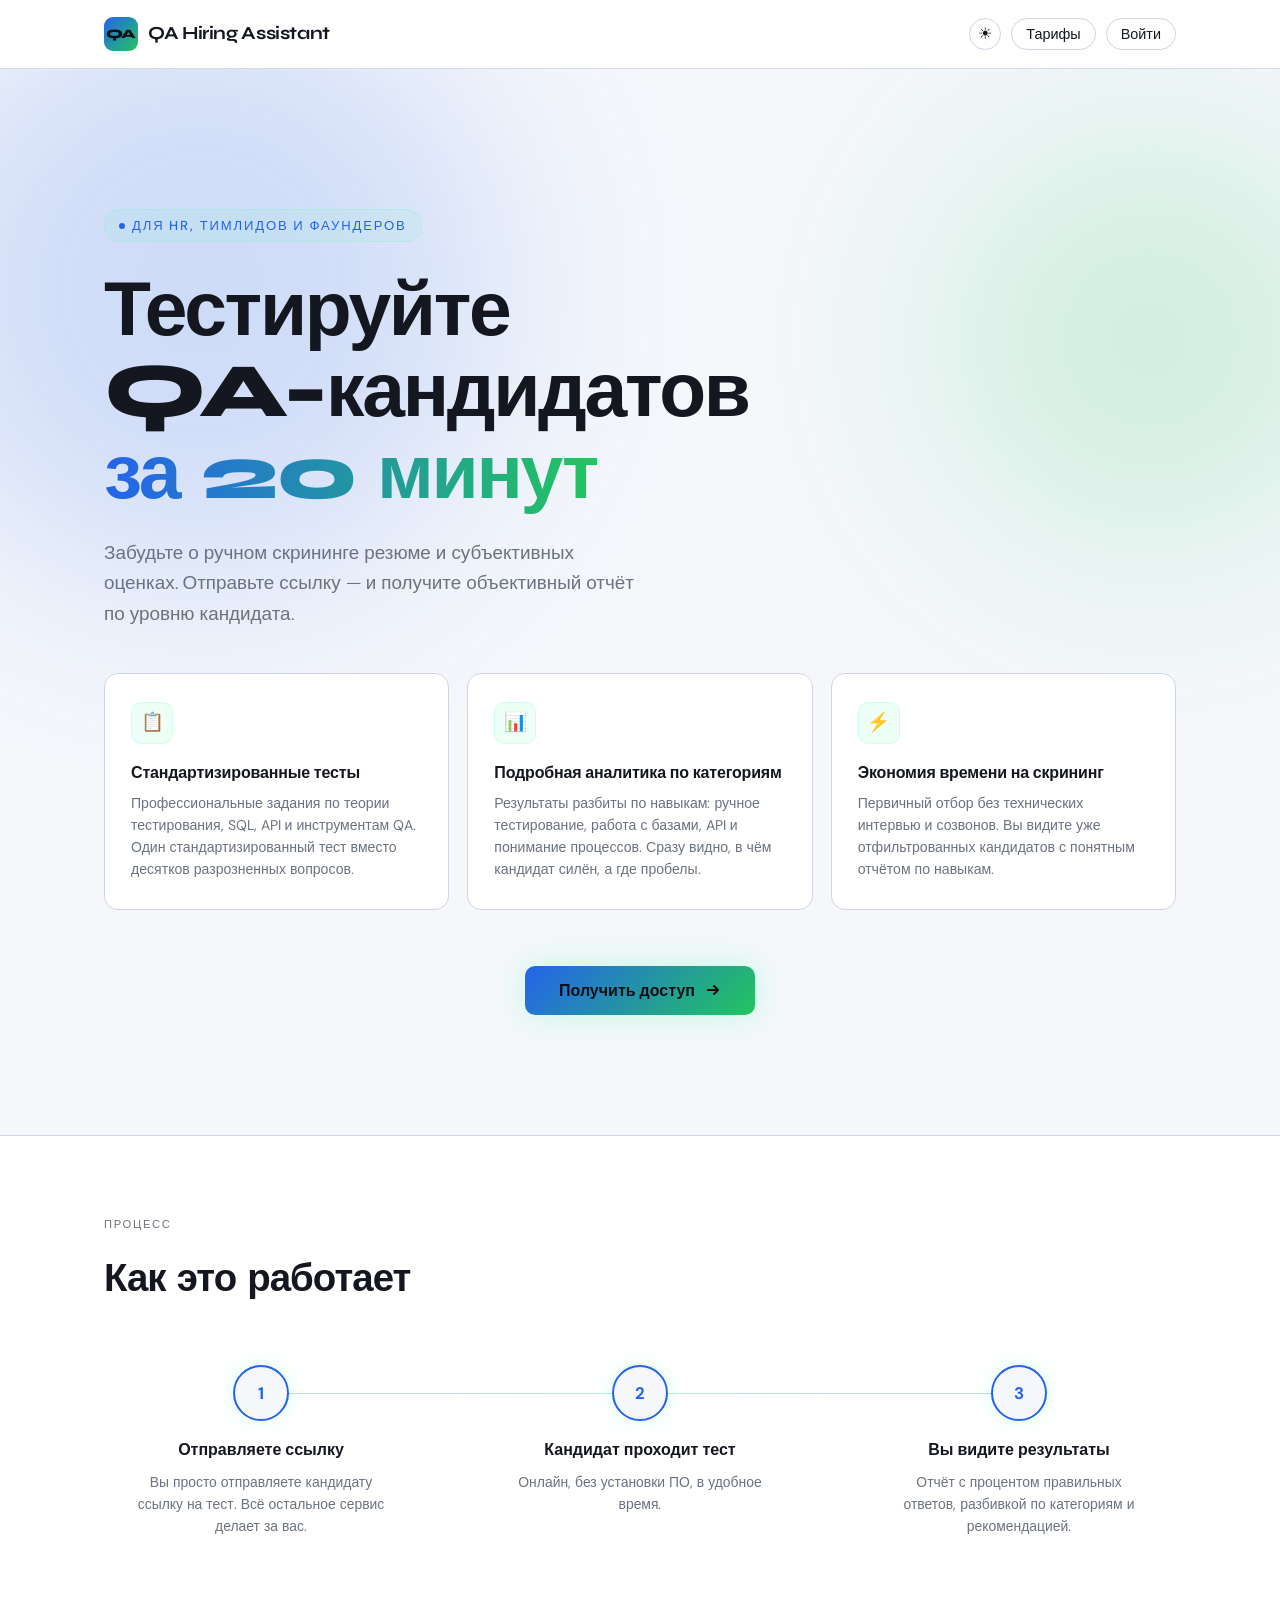
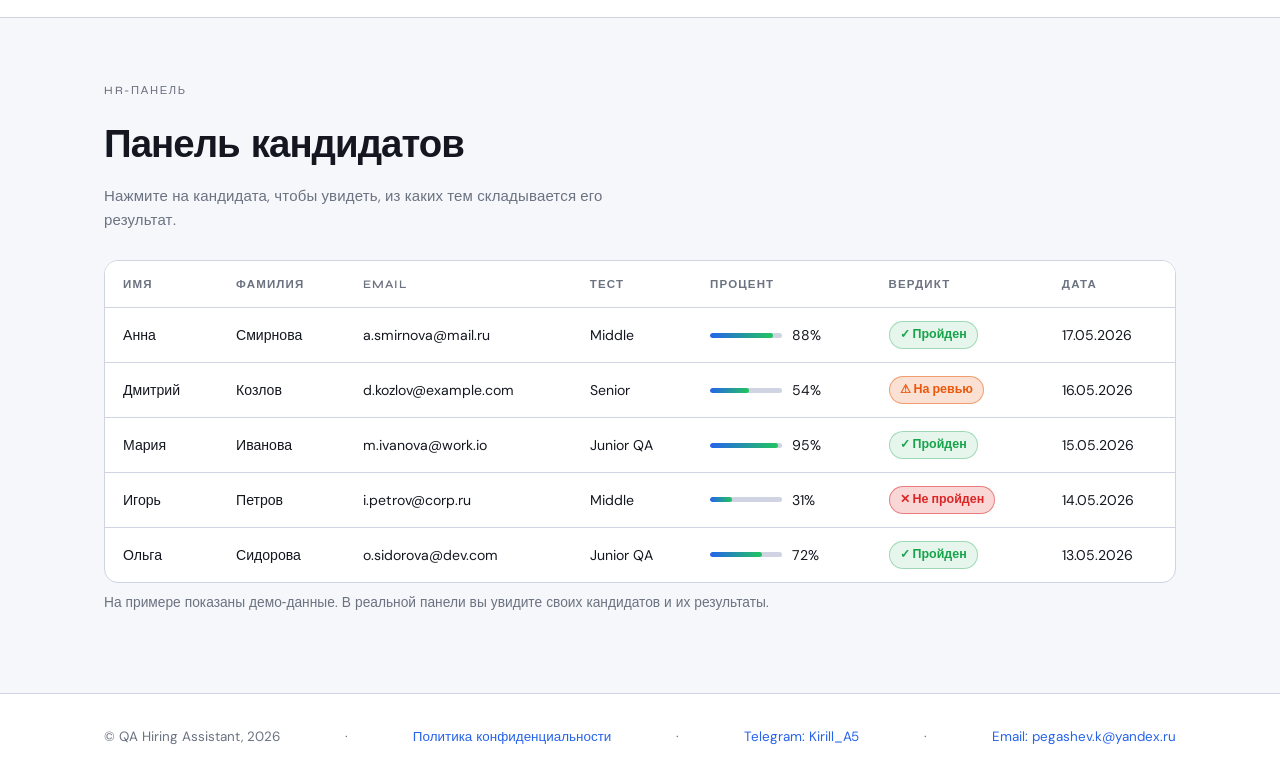
<file: index.html>
<!-- HR Dashboard index.html -->
<!DOCTYPE html>
<html lang="ru">
<head>
  <meta charset="UTF-8" />
  <meta name="viewport" content="width=device-width, initial-scale=1.0" />


  <title>QA Hiring Assistant — Главная</title>


  <link rel="preconnect" href="https://fonts.googleapis.com" />
  <link rel="preconnect" href="https://fonts.gstatic.com" crossorigin />
  <link href="https://fonts.googleapis.com/css2?family=Syne:wght@400;600;700;800&family=DM+Sans:ital,wght@0,300;0,400;0,500;1,300&display=swap" rel="stylesheet" />


  <link rel="stylesheet" href="/assets/css/hr.css" />


  <link rel="icon" type="image/x-icon" href="/favicon.ico">
  <link rel="icon" type="image/png" sizes="32x32" href="/favicon-32x32.png">


</head>
<body>


<nav>
  <div class="nav-inner">
    <!-- Логотип ведёт на /hr -->
    <a href="/" class="nav-logo">
      <span class="logo-mark">QA</span>
      <span>QA Hiring Assistant</span>
    </a>


    <div class="nav-actions">
      <button id="theme-toggle" class="theme-toggle" aria-label="Переключить тему">
        ☀
      </button>


      <!-- Тарифы ведут на /pricing -->
      <a href="/pricing" class="nav-link">
        Тарифы
      </a>
     
      <button id="open-auth-btn" class="nav-link">
        Войти
      </button>
    </div>
  </div>
</nav>



<div id="hero-wrapper">
  <div class="glow-blob glow-blob--green"></div>
  <div class="glow-blob glow-blob--blue"></div>


  <div class="inner">
    <div id="hero">


      <div class="eyebrow fade-up">
        <span class="eyebrow-dot"></span>
        Для HR, тимлидов и фаундеров
      </div>


      <h1 class="fade-up delay-1">
        Тестируйте<br />
        QA-кандидатов<br />
        <span class="highlight">за 20 минут</span>
      </h1>


      <p class="hero-sub fade-up delay-2">
        Забудьте о ручном скрининге резюме и субъективных оценках.
        Отправьте ссылку — и получите объективный отчёт по уровню кандидата.
      </p>


      <div class="cards fade-up delay-3">


        <div class="card">
          <div class="card-icon">📋</div>


          <h3>Стандартизированные тесты</h3>


          <p>
            Профессиональные задания по теории тестирования,
            SQL, API и инструментам QA. Один стандартизированный тест вместо десятков разрозненных вопросов.
          </p>
        </div>


        <div class="card">
          <div class="card-icon">📊</div>


          <h3>Подробная аналитика по категориям</h3>


          <p>
            Результаты разбиты по навыкам: ручное тестирование,
            работа с базами, API и понимание процессов.
            Сразу видно, в чём кандидат силён, а где пробелы.
          </p>
        </div>


        <div class="card">
          <div class="card-icon">⚡</div>


          <h3>Экономия времени на скрининг</h3>


          <p>
            Первичный отбор без технических интервью и созвонов.
            Вы видите уже отфильтрованных кандидатов с понятным отчётом по навыкам.
          </p>
        </div>


      </div>


      <!-- Кнопка, которая тоже открывает модалку -->
      <button class="btn-cta fade-up delay-4" id="cta-btn">
        Получить доступ
       
        <svg width="16" height="16" viewBox="0 0 16 16" fill="none">
          <path
            d="M3 8h10M9 4l4 4-4 4"
            stroke="currentColor"
            stroke-width="2"
            stroke-linecap="round"
            stroke-linejoin="round"
          />
        </svg>
      </button>


    </div>
  </div>
</div>


<div id="how-wrapper">
  <div id="how-inner">


    <div class="section-label">Процесс</div>


    <div class="section-title">
      Как это работает
    </div>


    <div class="steps">


      <div class="step">
        <div class="step-num">1</div>


        <h3>Отправляете ссылку</h3>


        <p>
          Вы просто отправляете кандидату
          ссылку на тест. Всё остальное сервис делает за вас.
        </p>
      </div>


      <div class="step">
        <div class="step-num">2</div>


        <h3>Кандидат проходит тест</h3>


        <p>
          Онлайн, без установки ПО,
          в удобное время.
        </p>
      </div>


      <div class="step">
        <div class="step-num">3</div>


        <h3>Вы видите результаты</h3>


        <p>
          Отчёт с процентом правильных ответов,
          разбивкой по категориям и рекомендацией.
        </p>
      </div>


    </div>
  </div>
</div>


<div id="dashboard">
  <div id="dashboard-inner">
    <div class="dashboard-header">
      <div>
        <div class="section-label">HR-панель</div>
        <div class="section-title dashboard-title">Панель кандидатов</div>
        <p class="dashboard-hint">
          Нажмите на кандидата, чтобы увидеть,
          из каких тем складывается его результат.
        </p>
      </div>
    </div>


    <div class="table-wrap-outer">
      <div class="table-wrap">
        <table>



        <thead>
          <tr>
            <th>Имя</th>
            <th>Фамилия</th>
            <th>Email</th>
            <th>Тест</th>
            <th>Процент</th>
            <th>Вердикт</th>
            <th>Дата</th>
          </tr>
        </thead>


        <tbody id="results-table-body">
          <tr>
            <td>Анна</td><td>Смирнова</td><td>a.smirnova@mail.ru</td><td>Middle</td>
            <td><div class="pct-bar"><div class="pct-track"><div class="pct-fill" style="width:88%"></div></div>88%</div></td>
            <td><span class="verdict verdict--pass">✓ Пройден</span></td><td>17.05.2026</td>
          </tr>
          <tr>
            <td>Дмитрий</td><td>Козлов</td><td>d.kozlov@example.com</td><td>Senior</td>
            <td><div class="pct-bar"><div class="pct-track"><div class="pct-fill" style="width:54%"></div></div>54%</div></td>
            <td><span class="verdict verdict--review">⚠ На ревью</span></td><td>16.05.2026</td>
          </tr>
          <tr>
            <td>Мария</td><td>Иванова</td><td>m.ivanova@work.io</td><td>Junior QA</td>
            <td><div class="pct-bar"><div class="pct-track"><div class="pct-fill" style="width:95%"></div></div>95%</div></td>
            <td><span class="verdict verdict--pass">✓ Пройден</span></td><td>15.05.2026</td>
          </tr>
          <tr>
            <td>Игорь</td><td>Петров</td><td>i.petrov@corp.ru</td><td>Middle</td>
            <td><div class="pct-bar"><div class="pct-track"><div class="pct-fill" style="width:31%"></div></div>31%</div></td>
            <td><span class="verdict verdict--fail">✕ Не пройден</span></td><td>14.05.2026</td>
          </tr>
          <tr>
            <td>Ольга</td><td>Сидорова</td><td>o.sidorova@dev.com</td><td>Junior QA</td>
            <td><div class="pct-bar"><div class="pct-track"><div class="pct-fill" style="width:72%"></div></div>72%</div></td>
            <td><span class="verdict verdict--pass">✓ Пройден</span></td><td>13.05.2026</td>
          </tr>
        </tbody>


      </table>
    </div>


    <p class="dashboard-note">
      На примере показаны демо‑данные. В реальной панели вы увидите своих кандидатов и их результаты.
    </p>
   
    </div>
  </div>
</div>


  <footer>
    <div class="footer-inner">
      <span>© QA Hiring Assistant, 2026</span>
      <span>·</span>
      <a href="/privacy" class="footer-link">Политика конфиденциальности</a>
      <span>·</span>
      <a href="https://t.me/Kirill_A5" target="_blank" rel="noopener" class="footer-link">
        Telegram: Kirill_A5
      </a>
      <span>·</span>
      <a href="mailto:pegashev.k@yandex.ru" class="footer-link">
        Email: pegashev.k@yandex.ru
      </a>
    </div>
  </footer>


<div class="modal-overlay" id="candidate-overlay"></div>


<div class="modal-overlay" id="auth-overlay"></div>


<div class="modal" id="auth-modal">
  <div class="modal-inner">
    <button class="modal-close" id="auth-close">
      &times;
    </button>


    <div class="modal-tabs">
      <button class="modal-tab active" data-tab="login">
        Вход
      </button>


      <button class="modal-tab" data-tab="register">
        Регистрация
      </button>
    </div>


    <!-- Форма входа -->
    <form class="modal-form active" id="login-form" novalidate>
      <div class="form-field">
        <label>
          Email *
          <input
            type="email"
            name="email"
            required
          />
        </label>
        <div class="field-error-text" data-error-for="login-email"></div>
      </div>


      <div class="form-field">
        <label>
          Пароль *
          <input
            type="password"
            name="password"
            required
            minlength="8"
            pattern="^(?=.*[A-Za-z])(?=.*\d).{8,}$"
            title="Минимум 8 символов, хотя бы одна буква и одна цифра"
          />
        </label>
        <div class="field-error-text" data-error-for="login-password"></div>
      </div>


      <button type="submit" class="modal-submit">
        Войти
      </button>


      <p class="modal-hint">
        Поля с * обязательны для заполнения.
      </p>
    </form>


    <!-- Форма регистрации -->
    <form class="modal-form" id="register-form" novalidate>
      <div class="form-field">
        <label>
          Имя *
          <input
            type="text"
            name="name"
            required
            minlength="2"
          />
        </label>
        <div class="field-error-text" data-error-for="name"></div>
      </div>


      <div class="form-field">
        <label>
          Компания *
          <input
            type="text"
            name="company"
            required
            minlength="2"
          />
        </label>
        <div class="field-error-text" data-error-for="company"></div>
      </div>


      <div class="form-field">
        <label>
          Email *
          <input
            type="email"
            name="email"
            required
          />
        </label>
        <div class="field-error-text" data-error-for="email"></div>
      </div>


      <div class="form-field">
        <label>
          Пароль *
          <input
            type="password"
            name="password"
            required
            minlength="8"
            pattern="^(?=.*[A-Za-z])(?=.*\d).{8,}$"
            title="Минимум 8 символов, хотя бы одна буква и одна цифра"
          />
        </label>
        <div class="field-error-text" data-error-for="password"></div>
      </div>


      <button type="submit" class="modal-submit">
        Создать аккаунт
      </button>


      <p class="modal-hint">
        Поля с * обязательны для заполнения.
      </p>
    </form>
  </div>
</div>


<div class="modal" id="candidate-modal">
  <div class="modal-inner modal-card">


    <div class="candidate-modal-header">
      <div>
        <div class="section-label">Кандидат</div>
        <h3 class="candidate-modal-title" id="cand-name">Имя Фамилия</h3>
        <div class="candidate-modal-subtitle" id="cand-test">
          Тест: Middle QA
        </div>
      </div>


      <button class="modal-close" id="candidate-close">
        &times;
      </button>
    </div>


    <div class="candidate-meta">
      <div class="meta-card">
        <div class="meta-label">Общий результат</div>
        <div class="meta-value" id="cand-score">88%</div>
      </div>


      <div class="meta-card">
        <div class="meta-label">Вердикт</div>
        <div class="meta-value" id="cand-verdict">✓ Пройден</div>
      </div>


      <div class="meta-card">
        <div class="meta-label">Дата</div>
        <div class="meta-value" id="cand-date">17.05.2026</div>
      </div>


      <div class="meta-card">
        <div class="meta-label">Тест</div>
        <div class="meta-value" id="cand-test-short">Middle</div>
      </div>
    </div>


    <div class="candidate-topics">
      <h3>Разбивка по темам</h3>
      <div class="topics" id="cand-topics-body"></div>
    </div>

    <div class="candidate-modal-footer">
      <button class="btn-secondary" id="candidate-close-footer">
        Закрыть
      </button>
    </div>

    </div>
  </div>
</div>



<script src="/assets/js/hr.js?v=2"></script>


</body>
</html>
</file>
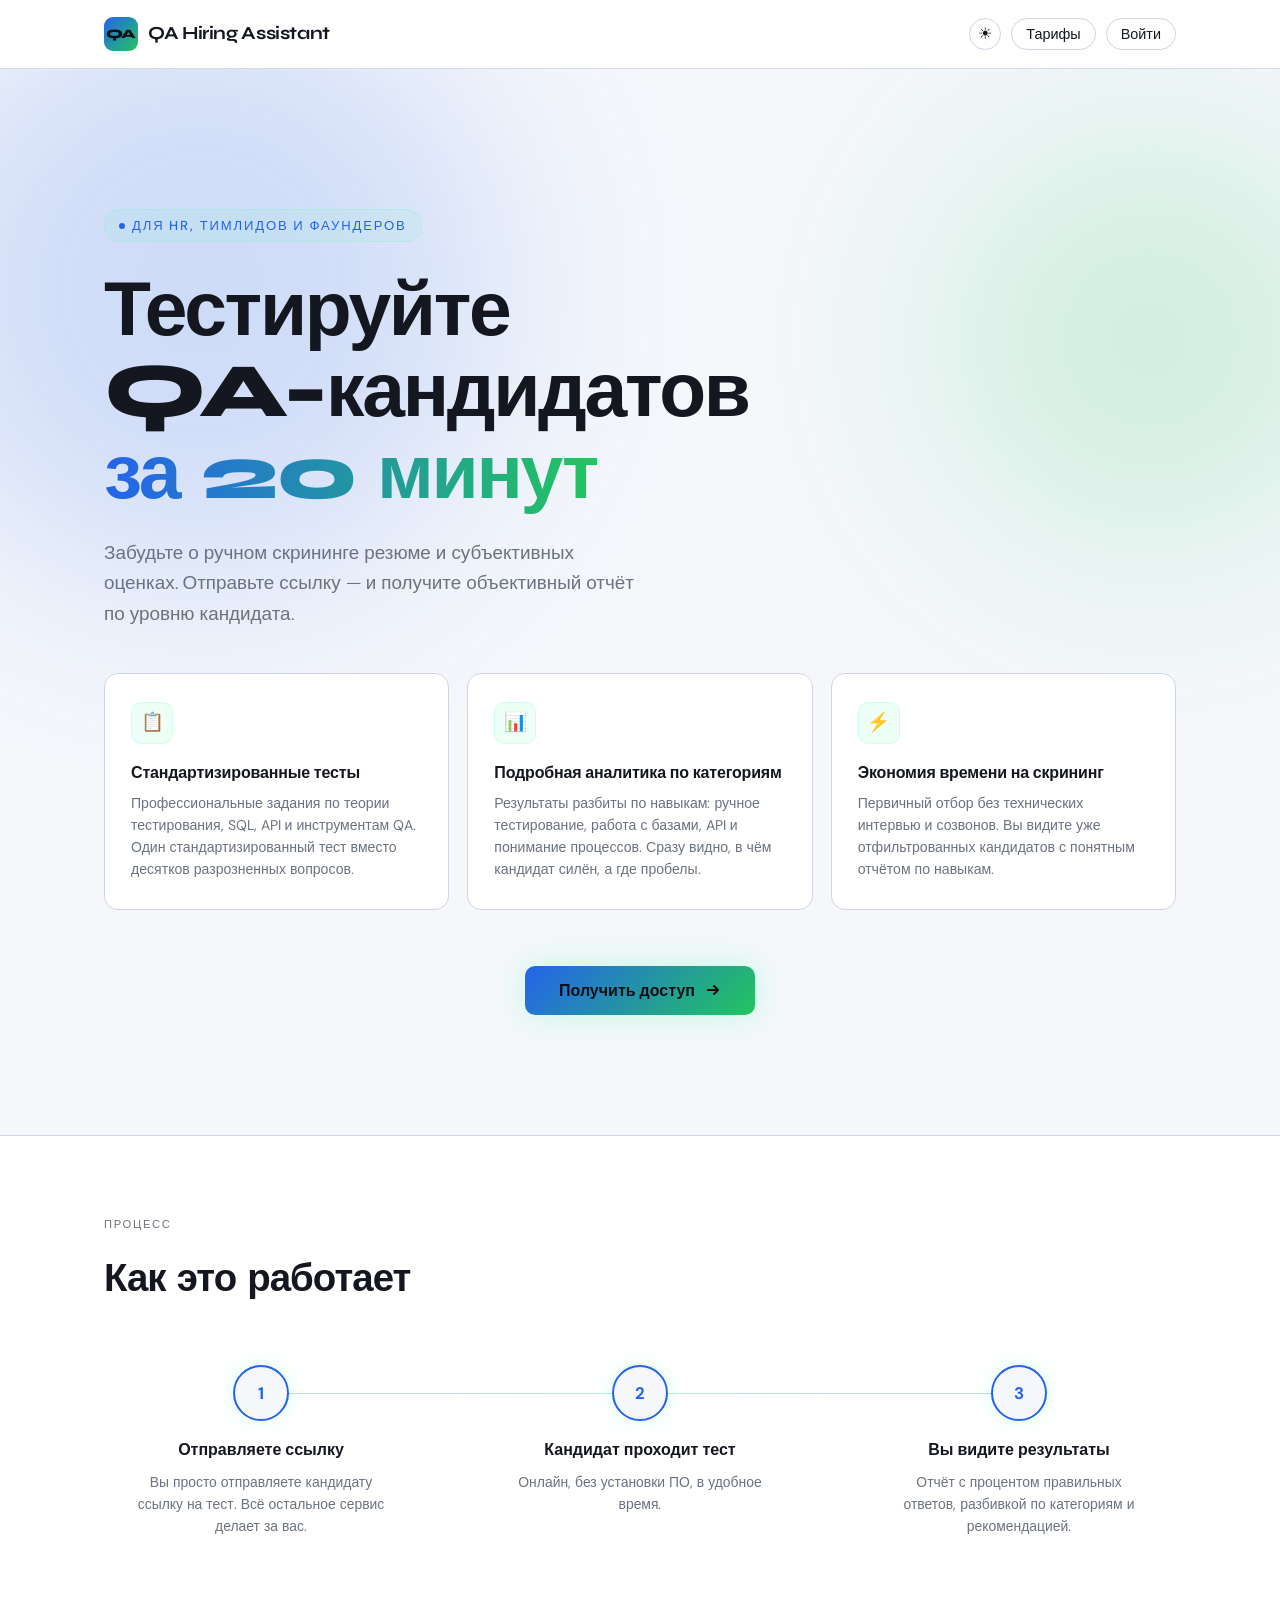
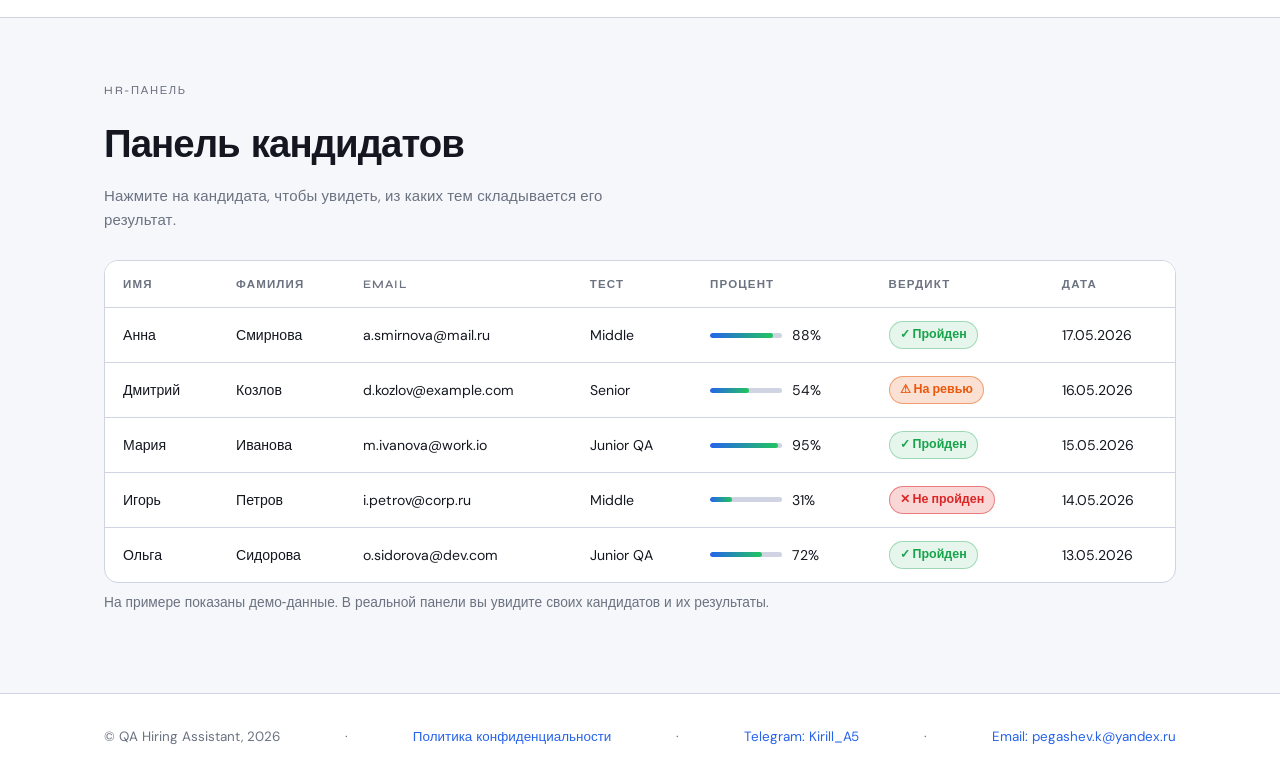
<file: hr-dashboard/index.html>
<!DOCTYPE html>
<html lang="ru">
<head>
  <meta charset="UTF-8" />
  <meta name="viewport" content="width=device-width, initial-scale=1.0" />


  <title>QA Hiring Assistant — HR Dashboard</title>


  <!-- Те же шрифты, что и на hr.html -->
  <link rel="preconnect" href="https://fonts.googleapis.com" />
  <link rel="preconnect" href="https://fonts.gstatic.com" crossorigin />
  <link href="https://fonts.googleapis.com/css2?family=Syne:wght@400;600;700;800&family=DM+Sans:ital,wght@0,300;0,400;0,500;1,300&display=swap" rel="stylesheet" />


  <link rel="stylesheet" href="/assets/css/hr-dashboard.css" />
  <script src="/assets/js/hr-dashboard.js" defer></script>


  <link rel="icon" type="image/x-icon" href="/favicon.ico">
  <link rel="icon" type="image/png" sizes="32x32" href="/favicon-32x32.png">


</head>
<body>
 
  <!-- БОКОВОЕ МЕНЮ -->
  <aside class="sidebar">
  <div class="sidebar-logo">
    <span class="logo-mark">QA</span>
    <span class="logo-text">QA Hiring Assistant</span>
  </div>

  <nav class="sidebar-nav">
    <a href="/hr-dashboard" class="nav-item active">
      <span>●</span> Дашборд
    </a>
    <a href="/pricing" class="nav-item">
      <span>●</span> Тарифы
    </a>
    <a href="/" class="nav-item">
      <span>●</span> Главная
    </a>
  </nav>
</aside>

<div class="sidebar-backdrop" id="sidebarBackdrop"></div>

    </nav>
  </aside>


  <!-- ОСНОВНОЙ КОНТЕНТ -->
  <div class="main-wrapper">
    <!-- ХЕДЕР -->
    <header class="top-header">
      <div class="header-left">
        <button class="burger-btn" id="burgerBtn" aria-label="Открыть меню">
          ☰
        </button>

        <div>
          <h1>HR-дашборд</h1>
          <p class="header-subtitle">Оценка и аналитика QA-кандидатов</p>
        </div>
      </div>

      <div class="header-right">
        <span class="company-pill" id="companyPill">Компания: Demo Company</span>

        <button
          id="themeToggle"
          class="theme-toggle"
          type="button"
          aria-label="Переключить тему"
        >
          <span id="themeIcon">☀</span>
        </button>

        <button class="logout-btn" id="logoutBtn" type="button">
          Выйти
        </button>
      </div>
    </header>



    <!-- ОСНОВНОЙ КОНТЕНТ -->
    <main class="dashboard-content">
      <!-- МЕТРИКИ -->
      <section class="metrics-section">
        <div class="metric-card">
          <div class="metric-label">Всего кандидатов</div>
          <div class="metric-value" id="metricTotal">0</div>
        </div>


        <div class="metric-card">
          <div class="metric-label">Прошли</div>
          <div class="metric-value metric-green" id="metricPassed">0</div>
        </div>


        <div class="metric-card">
          <div class="metric-label">На грани</div>
          <div class="metric-value metric-yellow" id="metricEdge">0</div>
        </div>


        <div class="metric-card">
          <div class="metric-label">Провалили</div>
          <div class="metric-value metric-red" id="metricFailed">0</div>
        </div>
      </section>


      <!-- ИНФО О ТАРИФЕ -->
      <section class="plan-section">
        <div class="plan-card" id="planInfo">
          Текущий тариф: Free trial · Осталось 0 из 10 тестов ·
          <a href="/pricing">Перейти к тарифам</a>
        </div>
      </section>


      <!-- ТЕСТЫ (ТАБЛИЦА) -->
      <section class="tests-section">
        <h2>Тесты и ссылки для кандидатов</h2>
        <p class="section-subtitle">
          Сгенерируйте ссылку на нужный уровень теста и отправьте кандидату.
        </p>


        <div class="tests-table-container">
          <table class="tests-table">
            <tbody>
              <tr>
                <td class="test-name">
                  <div class="test-title">Junior QA</div>
                  <div class="test-desc">Базовая проверка теории, SQL и API</div>
                </td>
                <td class="test-action">
                  <button
                    type="button"
                    class="btn-copy"
                    data-test-id="qa_junior_web"
                  >
                    Скопировать ссылку
                  </button>
                </td>
              </tr>


              <tr>
                <td class="test-name">
                  <div class="test-title">Middle QA</div>
                  <div class="test-desc">Продвинутая проверка навыков и практики</div>
                </td>
                <td class="test-action">
                  <button
                    type="button"
                    class="btn-copy"
                    data-test-id="qa_middle_web"
                  >
                    Скопировать ссылку
                  </button>
                </td>
              </tr>


              <tr>
                <td class="test-name">
                  <div class="test-title">Senior QA</div>
                  <div class="test-desc">Глубокая проверка архитектуры тестирования</div>
                </td>
                <td class="test-action">
                  <button
                    type="button"
                    class="btn-copy"
                    data-test-id="qa_senior_web"
                  >
                    Скопировать ссылку
                  </button>
                </td>
              </tr>
            </tbody>
          </table>
        </div>
      </section>


      <!-- ТАБЛИЦА КАНДИДАТОВ -->
      <section class="candidates-section">
        <div class="section-header">
          <h2>Кандидаты</h2>
          <p class="section-subtitle">
            Нажмите на строку кандидата, чтобы открыть подробный разбор результатов.
          </p>
        </div>


        <div class="table-controls">
          <input
            type="text"
            id="searchInput"
            placeholder="Поиск по имени"
            class="search-input"
          />


          <div class="filter-block">
            <!-- Вердикты -->
            <div class="filter-group filter-group--verdicts">
              <button class="filter-btn active" data-value="All">Все</button>
              <button class="filter-btn" data-value="Passed">Прошли</button>
              <button class="filter-btn" data-value="On the edge">На грани</button>
              <button class="filter-btn" data-value="Failed">Провалили</button>
            </div>

            <!-- Даты -->
            <div class="filter-group filter-group--dates">
              <button class="date-filter-btn active" data-range="all">За всё время</button>
              <button class="date-filter-btn" data-range="today">Сегодня</button>
              <button class="date-filter-btn" data-range="week">Неделя</button>
              <button class="date-filter-btn" data-range="month">Месяц</button>
            </div>

            <!-- Тесты -->
            <div class="filter-group filter-group--tests">
              <button class="test-filter-btn active" data-test="All">Все тесты</button>
              <button class="test-filter-btn" data-test="Junior QA">Junior</button>
              <button class="test-filter-btn" data-test="Middle QA">Middle</button>
              <button class="test-filter-btn" data-test="Senior QA">Senior</button>
            </div>
          </div>


          <button
            type="button"
            class="btn-export"
            id="exportCsvBtn"
          >
            Экспорт в CSV
          </button>
        </div>


        <div class="table-wrapper">
          <table class="candidates-table">
            <thead>
              <tr>
                <th>Имя</th>
                <th>Тест</th>
                <th>
                  <button class="sort-header" id="scoreSortButton">
                    Результат %
                    <span class="sort-indicator" id="sortIndicator">↓</span>
                  </button>
                </th>


                <th>Вердикт</th>
                <th>Дата</th>
              </tr>
            </thead>
            <tbody id="tableBody">
              <!-- JS отрисует строки -->
            </tbody>
          </table>


          <div class="empty-state" id="emptyState">
            Пока нет кандидатов. Отправьте первый тест — результаты появятся здесь.
          </div>
        </div>
      </section>
    </main>
  </div>


  <!-- МОДАЛКА -->
  <div class="modal-overlay" id="modalOverlay"></div>
  <div class="modal" id="candidateModal">
    <div class="modal-inner">
      <div class="modal-header">
        <div>
          <div class="section-label">Кандидат</div>
          <h3 id="modalName">Имя Фамилия</h3>
          <div class="modal-subtitle" id="modalTest">Тест: Middle QA</div>
        </div>
        <button type="button" class="modal-close" id="closeModalBtn">
          &times;
        </button>
      </div>

      <div class="modal-body">
        <div class="candidate-meta">
          <div class="meta-card">
            <div class="meta-label">Общий результат</div>
            <div class="meta-value" id="modalScore">88%</div>
          </div>

          <div class="meta-card">
            <div class="meta-label">Вердикт</div>
            <div class="meta-value" id="modalVerdict">Прошёл</div>
          </div>

          <div class="meta-card">
            <div class="meta-label">Дата</div>
            <div class="meta-value" id="modalDate">17.05.2026</div>
          </div>

          <div class="meta-card">
            <div class="meta-label">ID результата</div>
            <div class="meta-value" id="modalId">#1</div>
          </div>
        </div>

        <div class="candidate-topics">
          <h3>Разбивка по темам</h3>
          <div class="topics-list" id="topicsContainer">
            <!-- JS подставит темы -->
          </div>
        </div>
      </div>

      <div class="modal-footer">
        <button type="button" class="btn-secondary" id="exportCandidateBtn">
          Экспорт результата
        </button>
        <button type="button" class="btn-secondary" id="closeFooterBtn">
          Закрыть
        </button>
      </div>
    </div>
  </div>
</body>
</html>
</file>
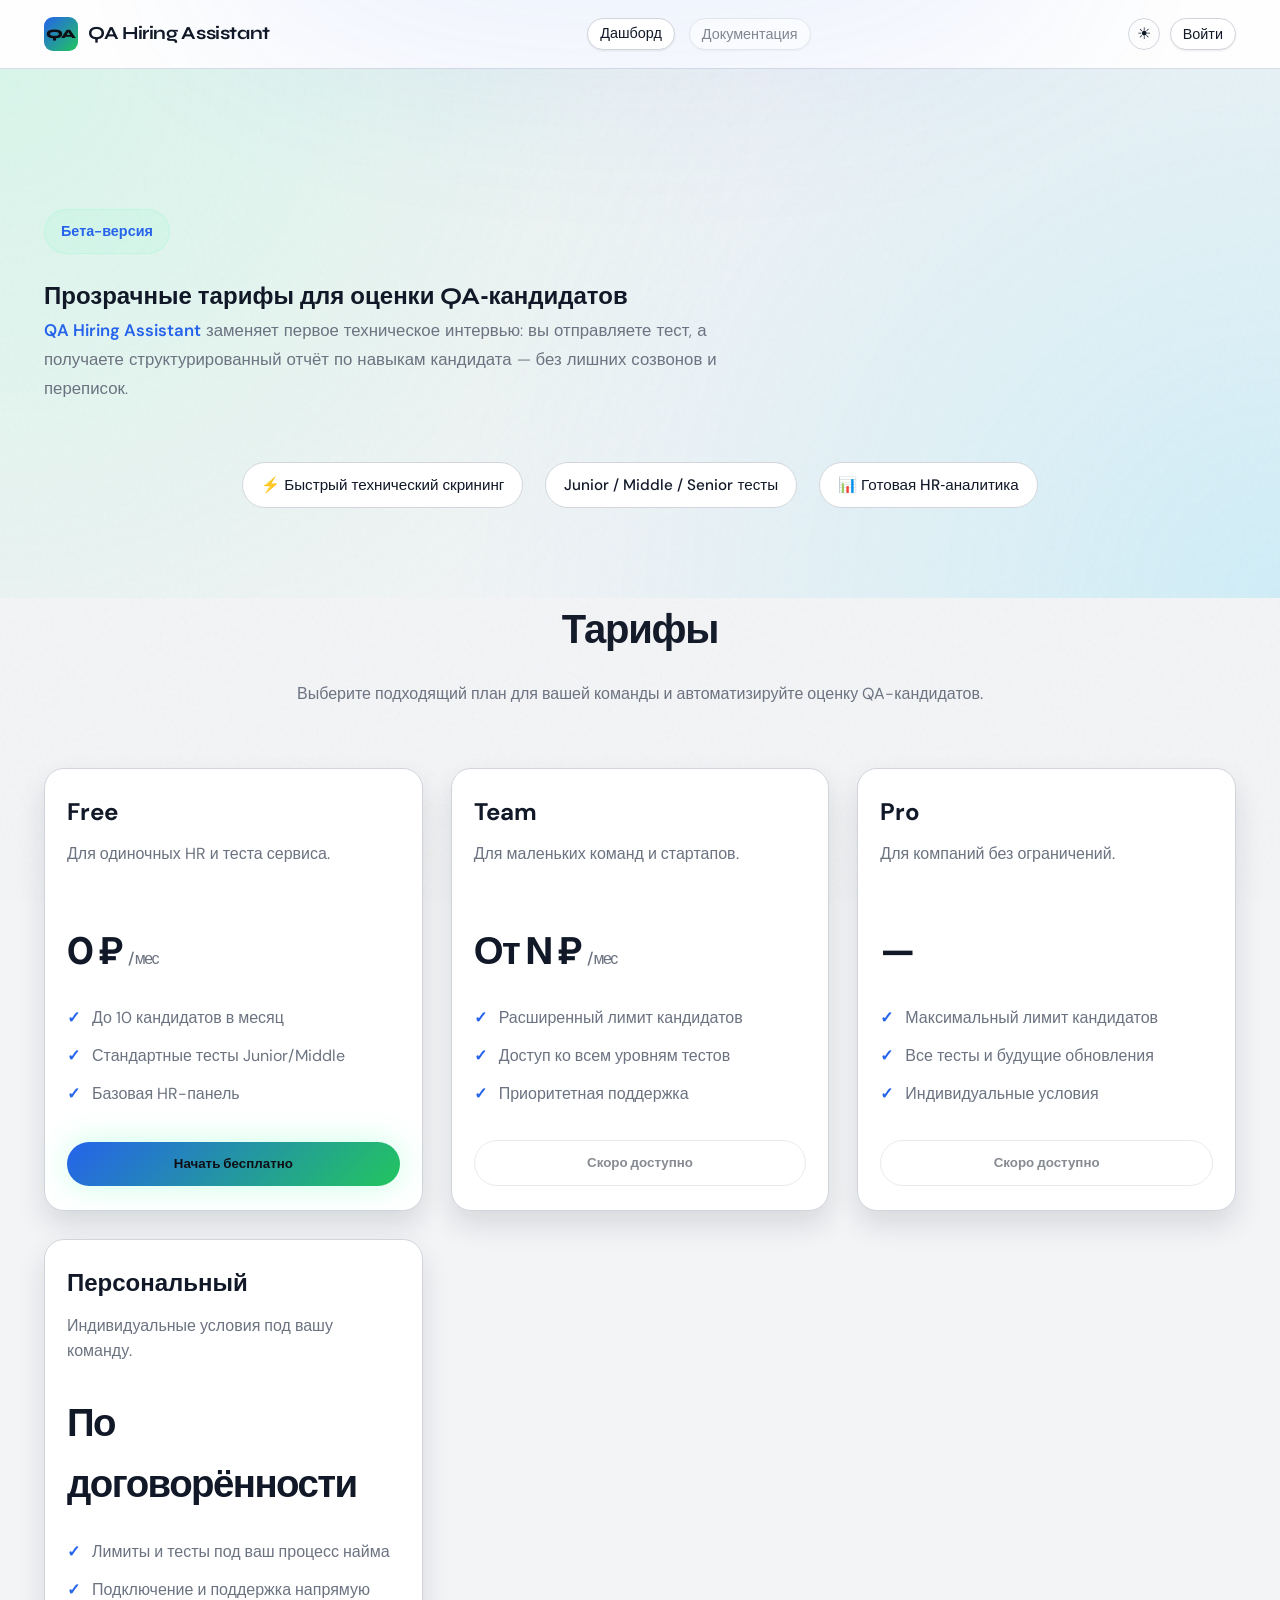
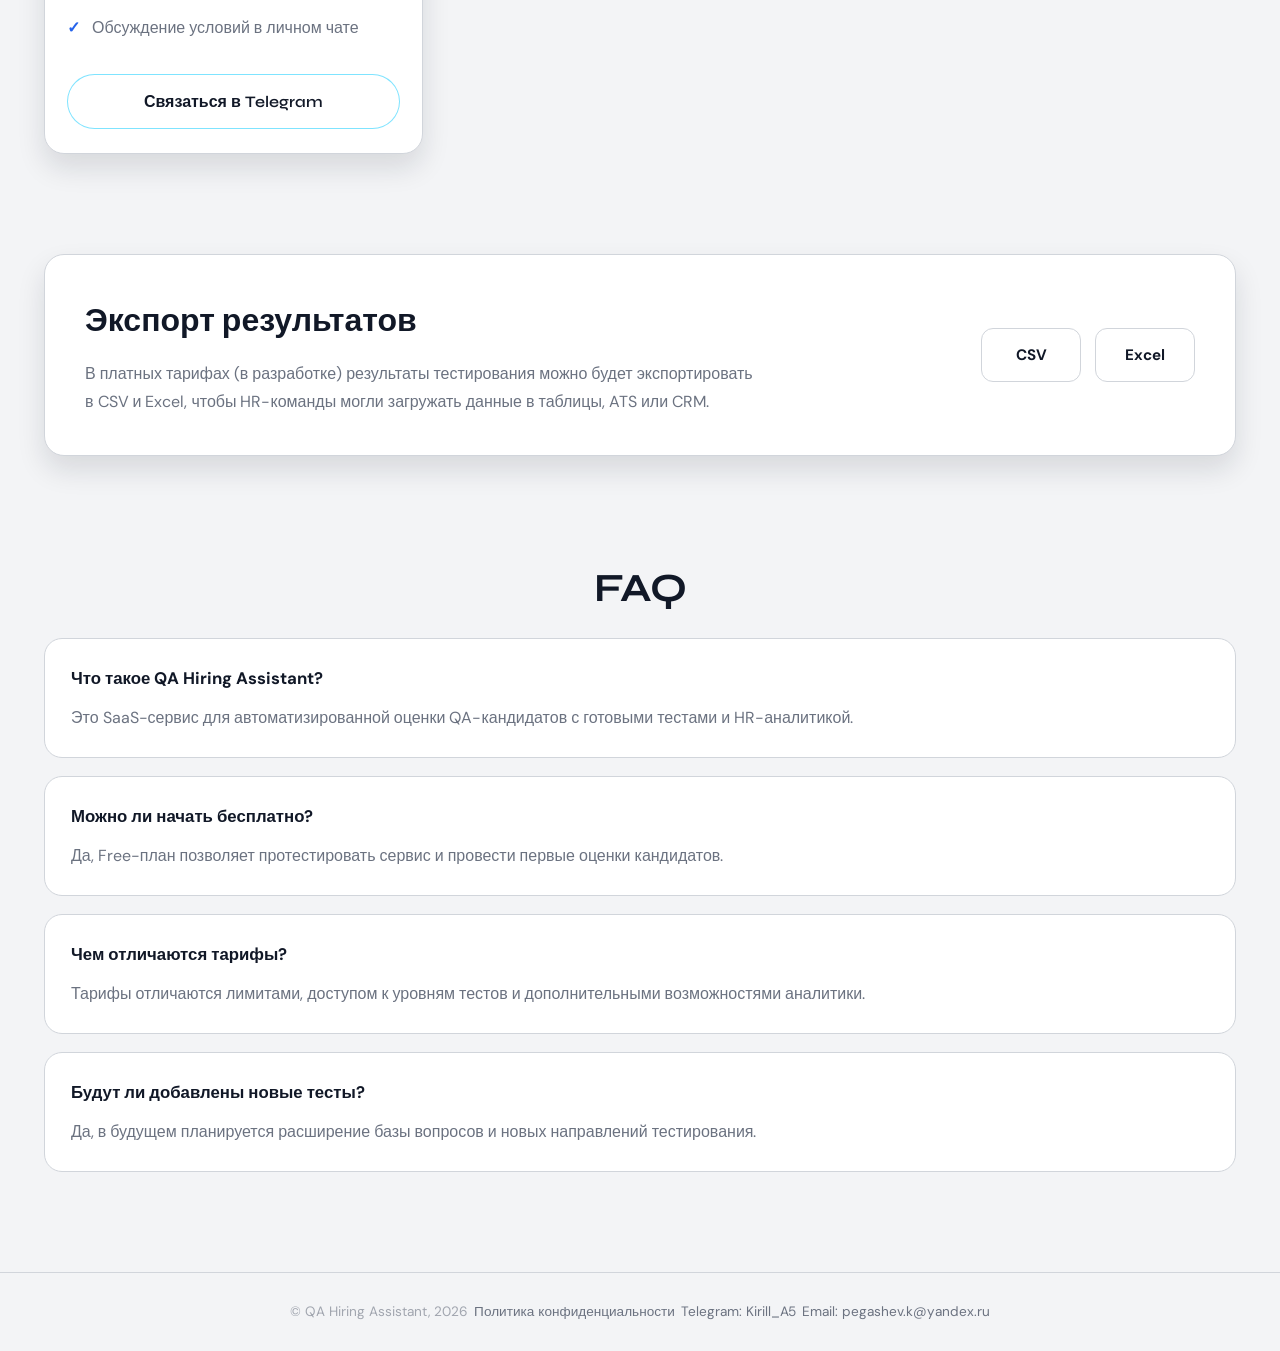
<file: pricing/index.html>
<!DOCTYPE html>
<html lang="ru">
<head>
  <meta charset="UTF-8" />
  <meta name="viewport" content="width=device-width, initial-scale=1.0" />

  <title>QA Hiring Assistant — Тарифы</title>

  <!-- Если хочешь те же шрифты, добавь их и сюда -->
  <link rel="preconnect" href="https://fonts.googleapis.com" />
  <link rel="preconnect" href="https://fonts.gstatic.com" crossorigin />
  <link href="https://fonts.googleapis.com/css2?family=Syne:wght@400;600;700;800&family=DM+Sans:ital,wght@0,300;0,400;0,500;1,300&display=swap" rel="stylesheet" />

  <link rel="stylesheet" href="/assets/css/pricing.css" />
  <script src="/assets/js/pricing.js" defer></script>

  <link rel="icon" type="image/x-icon" href="/favicon.ico">
  <link rel="icon" type="image/png" sizes="32x32" href="/favicon-32x32.png">

</head>
<body>


  <!-- HEADER -->
  <header>
  <div class="container header-inner">
    <!-- ЛОГО, как на hr -->
    <a href="/" class="nav-logo">
      <span class="logo-mark">QA</span>
      <span>QA Hiring Assistant</span>
    </a>

    <!-- Навигация: Дашборд / Документация -->
    <nav class="nav-links">
      <a href="/hr-dashboard/" class="nav-link" id="dashboard-link">Дашборд</a>
      <button type="button" class="nav-link nav-link-disabled" aria-disabled="true">
        Документация
      </button>
    </nav>

    <!-- Действия справа: тема + Войти -->
    <div class="nav-actions">
      <button
        id="theme-toggle"
        class="theme-toggle"
        type="button"
        aria-label="Переключить тему"
      >
        ☀
      </button>

      <button
        class="nav-link"
        id="open-auth-btn"
        type="button"
      >
        Войти
      </button>
    </div>
  </div>
</header>

  <!-- HERO -->
  <section class="hero">
  <div class="container">
    <div class="hero-badge">
      Бета-версия
    </div>

    <h1>
      Прозрачные тарифы
      для оценки QA‑кандидатов
    </h1>

    <p>
      <span class="hero-key">QA Hiring Assistant</span> заменяет первое техническое интервью:
      вы отправляете тест, а получаете структурированный отчёт
      по навыкам кандидата — без лишних созвонов и переписок.
    </p>

    <div class="hero-features">
      <div class="feature-pill">
        ⚡ Быстрый технический скрининг
      </div>
      <div class="feature-pill">
        Junior / Middle / Senior тесты
      </div>
      <div class="feature-pill">
        📊 Готовая HR‑аналитика
      </div>
    </div>
  </div>
</section>

  <!-- PRICING -->
  <section class="pricing">
    <div class="container">
      <h2 class="section-title">
        Тарифы
      </h2>

      <p class="section-subtitle">
        Выберите подходящий план для вашей команды
        и автоматизируйте оценку QA-кандидатов.
      </p>

      <div class="pricing-grid">
        <!-- FREE -->
        <div class="pricing-card">
          <div class="plan-name">
            Free
          </div>

          <div class="plan-desc">
            Для одиночных HR и теста сервиса.
          </div>

          <div class="plan-price">
            0 ₽ <span>/ мес</span>
          </div>

          <ul class="plan-features">
            <li>До 10 кандидатов в месяц</li>
            <li>Стандартные тесты Junior/Middle</li>
            <li>Базовая HR-панель</li>
          </ul>

          <button class="btn btn-primary pricing-btn-free">
            Начать бесплатно
          </button>
        </div>

        <!-- TEAM -->
        <div class="pricing-card">
          <div class="plan-name">
            Team
          </div>

          <div class="plan-desc">
            Для маленьких команд и стартапов.
          </div>

          <div class="plan-price">
            От N ₽
            <span>/ мес</span>
          </div>

          <ul class="plan-features">
            <li>Расширенный лимит кандидатов</li>
            <li>Доступ ко всем уровням тестов</li>
            <li>Приоритетная поддержка</li>
          </ul>
          <button class="btn btn-secondary btn-disabled pricing-btn-team" type="button">
            Скоро доступно
          </button>
        </div>

        <!-- PRO -->
        <div class="pricing-card">
          <div class="plan-name">
            Pro
          </div>

          <div class="plan-desc">
            Для компаний без ограничений.
          </div>

          <div class="plan-price">
            —
          </div>

          <ul class="plan-features">
            <li>Максимальный лимит кандидатов</li>
            <li>Все тесты и будущие обновления</li>
            <li>Индивидуальные условия</li>
          </ul>
          <button class="btn btn-secondary btn-disabled pricing-btn-pro" type="button">
            Скоро доступно
          </button>
        </div>

        <!-- PERSONAL -->
        <div class="pricing-card">
          <div class="plan-name">
            Персональный
          </div>

          <div class="plan-desc">
            Индивидуальные условия под вашу команду.
          </div>

          <div class="plan-price">
            По договорённости
          </div>

          <ul class="plan-features">
            <li>Лимиты и тесты под ваш процесс найма</li>
            <li>Подключение и поддержка напрямую</li>
            <li>Обсуждение условий в личном чате</li>
          </ul>

          <a
            class="btn btn-secondary btn-telegram"
            href="https://t.me/Kirill_A5"
            target="_blank"
            rel="noopener noreferrer"
          >
            Связаться в Telegram
          </a>
        </div>
      </div>
    </div>
  </section>


  
  <!-- EXPORT -->
  <section class="export-section">
    <div class="container">
      <div class="export-card">
        <div>
          <h2>
            Экспорт результатов
          </h2>
          <p>
            В платных тарифах (в разработке) результаты тестирования можно
            будет экспортировать в CSV и Excel, чтобы HR-команды
            могли загружать данные в таблицы, ATS или CRM.
          </p>
        </div>

        <div class="export-badges">
          <div class="export-badge">
            CSV
          </div>
          <div class="export-badge">
            Excel
          </div>
        </div>
      </div>
    </div>
  </section>

  <!-- FAQ -->
  <section class="faq">
    <div class="container">
      <h2 class="section-title">
        FAQ
      </h2>

      <div class="faq-grid">
        <div class="faq-item">
          <h3>
            Что такое QA Hiring Assistant?
          </h3>
          <p>
            Это SaaS-сервис для автоматизированной оценки
            QA-кандидатов с готовыми тестами и HR-аналитикой.
          </p>
        </div>

        <div class="faq-item">
          <h3>
            Можно ли начать бесплатно?
          </h3>
          <p>
            Да, Free-план позволяет протестировать сервис
            и провести первые оценки кандидатов.
          </p>
        </div>

        <div class="faq-item">
          <h3>
            Чем отличаются тарифы?
          </h3>
          <p>
            Тарифы отличаются лимитами, доступом к уровням
            тестов и дополнительными возможностями аналитики.
          </p>
        </div>

        <div class="faq-item">
          <h3>
            Будут ли добавлены новые тесты?
          </h3>
          <p>
            Да, в будущем планируется расширение базы
            вопросов и новых направлений тестирования.
          </p>
        </div>
      </div>
    </div>
  </section>

  <!-- FOOTER -->
  <footer>
    <div class="footer-inner">
      <span>© QA Hiring Assistant, 2026</span>
      <a href="/privacy" class="footer-link">Политика конфиденциальности</a>
      <a href="https://t.me/Kirill_A5" target="_blank" rel="noopener" class="footer-link">
        Telegram: Kirill_A5
      </a>
      <a href="mailto:pegashev.k@yandex.ru" class="footer-link">
        Email: pegashev.k@yandex.ru
      </a>
    </div>
  </footer>

  <!-- AUTH MODAL -->
<div class="modal-overlay" id="auth-overlay"></div>

<div class="modal" id="auth-modal">
  <div class="modal-inner">
    <button class="modal-close" id="auth-close">&times;</button>

    <div class="modal-tabs">
      <button class="modal-tab active" data-tab="login">Вход</button>
      <button class="modal-tab" data-tab="register">Регистрация</button>
    </div>

    <!-- ВХОД -->
    <form class="modal-form active" id="login-form" novalidate>
      <label>
        Email *
        <input
          type="email"
          name="email"
          required
        />
      </label>
      <label>
        Пароль *
        <input
          type="password"
          name="password"
          required
          minlength="8"
          pattern="^(?=.*[A-Za-z])(?=.*\d).{8,}$"
          title="Минимум 8 символов, хотя бы одна буква и одна цифра"
        />
      </label>
      <button type="submit" class="modal-submit">
        Войти
      </button>
      <p class="modal-hint">
        Поля с * обязательны для заполнения.
      </p>
    </form>

    <!-- РЕГИСТРАЦИЯ -->
    <form class="modal-form" id="register-form" novalidate>
      <label>
        Имя *
        <input
          type="text"
          name="name"
          required
          minlength="2"
        />
      </label>
      <label>
        Компания *
        <input
          type="text"
          name="company"
          required
          minlength="2"
        />
      </label>
      <label>
        Email *
        <input
          type="email"
          name="email"
          required
        />
      </label>
      <label>
        Пароль *
        <input
          type="password"
          name="password"
          required
          minlength="8"
          pattern="^(?=.*[A-Za-z])(?=.*\d).{8,}$"
          title="Минимум 8 символов, хотя бы одна буква и одна цифра"
        />
      </label>
      <button type="submit" class="modal-submit">
        Создать аккаунт
      </button>
      <p class="modal-hint">
        Поля с * обязательны. После регистрации вы попадёте в HR‑дашборд.
      </p>
    </form>
  </div>
</div>

</body>
</html>
</file>
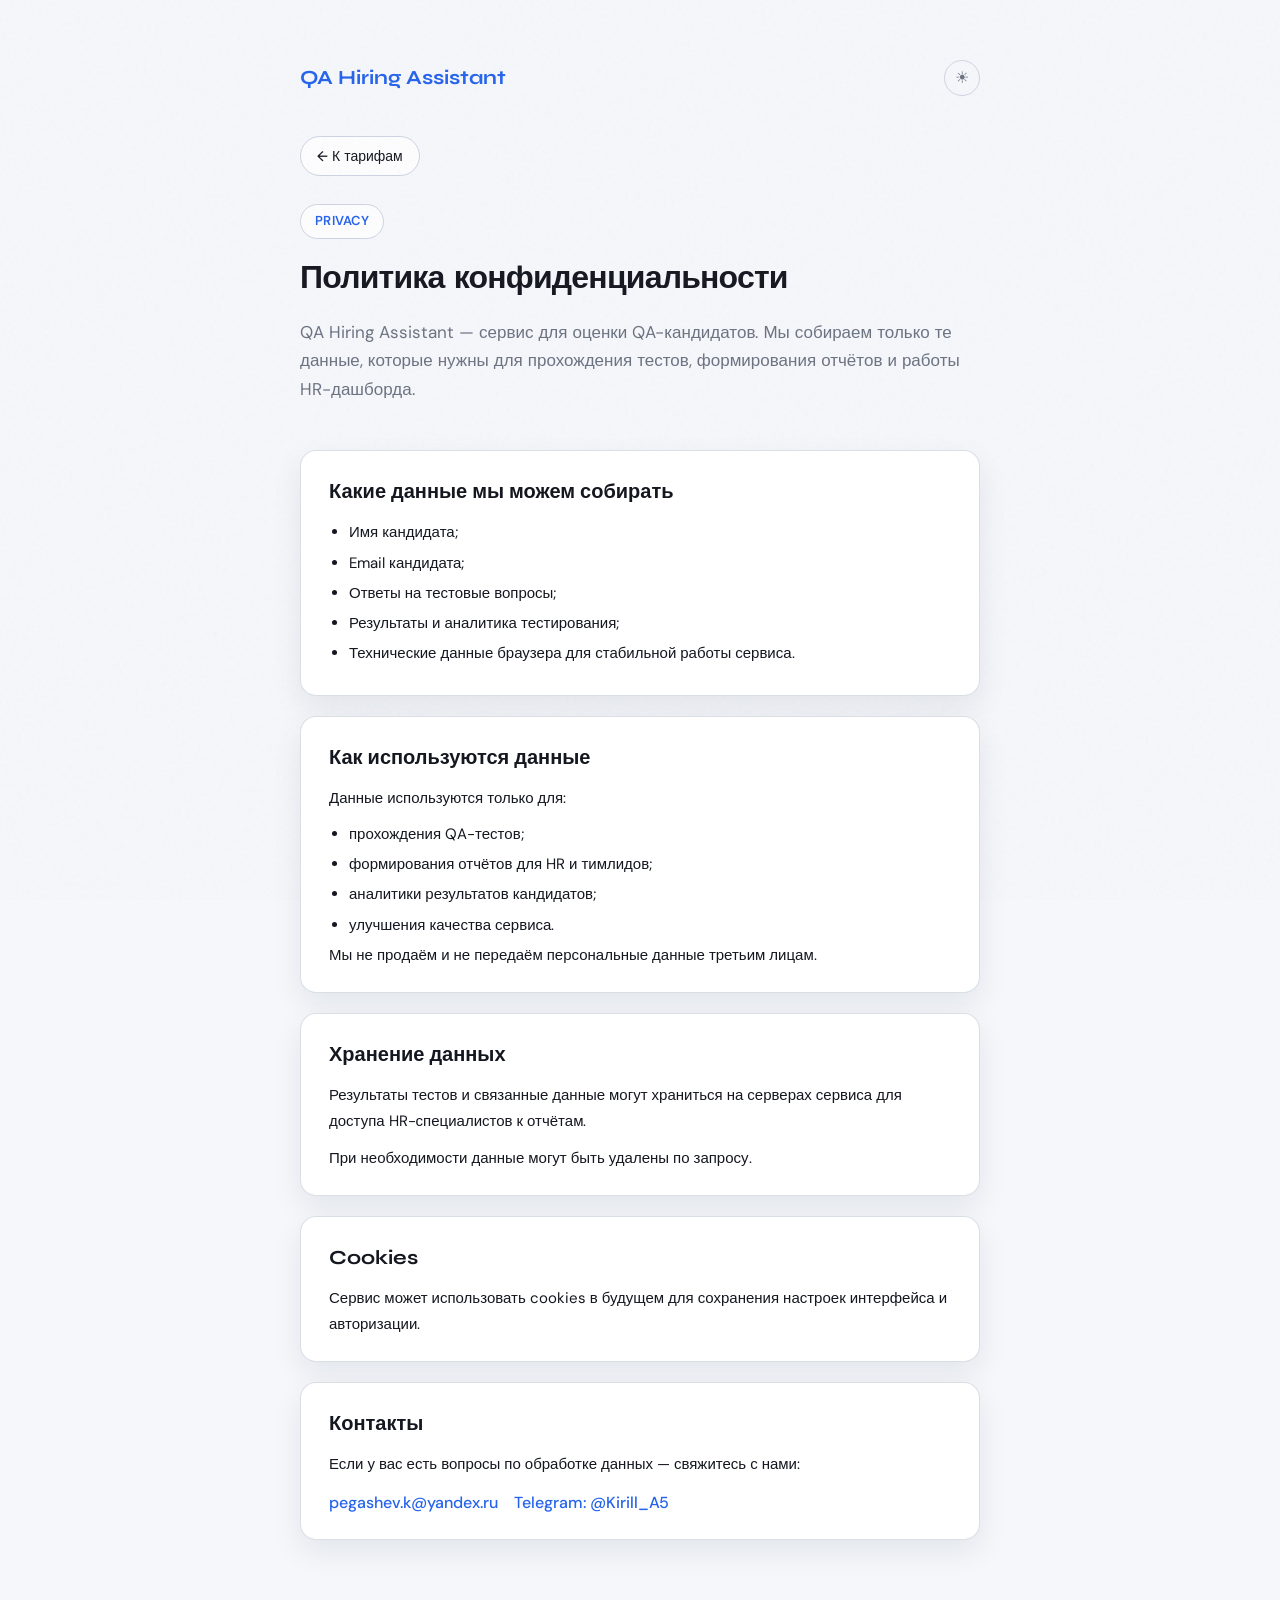
<file: privacy/index.html>
<!DOCTYPE html>
<html lang="ru" data-theme="dark">
<head>
  <meta charset="UTF-8" />
  <meta name="viewport" content="width=device-width, initial-scale=1.0" />

  <title>Политика конфиденциальности — QA Hiring Assistant</title>

  <link rel="preconnect" href="https://fonts.googleapis.com">
  <link rel="preconnect" href="https://fonts.gstatic.com" crossorigin>
  <link href="https://fonts.googleapis.com/css2?family=DM+Sans:wght@400;500;700&family=Syne:wght@600;700&display=swap" rel="stylesheet">

  <!-- те же стили, что и на главной -->
  <link rel="stylesheet" href="/assets/css/hr.css">
  <!-- дополнительные стили политики -->
  <link rel="stylesheet" href="/privacy/privacy.css">
</head>

<body>
  <main class="privacy-page">
    <div class="privacy-container">

      <header class="privacy-header">
        <a href="/" class="privacy-logo">
          QA Hiring Assistant
        </a>

        <button id="theme-toggle" class="theme-toggle" aria-label="Переключить тему">
          ☀
        </button>
      </header>

      <section class="privacy-hero">
        <a href="/pricing" class="privacy-back" id="privacy-back">
          ← К тарифам
        </a>

        <span class="privacy-badge">Privacy</span>

        <h1 class="section-title">
          Политика конфиденциальности
        </h1>

        <p class="privacy-subtitle">
          QA Hiring Assistant — сервис для оценки QA-кандидатов.
          Мы собираем только те данные, которые нужны для прохождения тестов,
          формирования отчётов и работы HR-дашборда.
        </p>
      </section>

      <section class="privacy-card card">
        <h2>Какие данные мы можем собирать</h2>

        <ul class="privacy-list">
          <li>Имя кандидата;</li>
          <li>Email кандидата;</li>
          <li>Ответы на тестовые вопросы;</li>
          <li>Результаты и аналитика тестирования;</li>
          <li>Технические данные браузера для стабильной работы сервиса.</li>
        </ul>
      </section>

      <section class="privacy-card card">
        <h2>Как используются данные</h2>

        <p>Данные используются только для:</p>

        <ul class="privacy-list">
          <li>прохождения QA-тестов;</li>
          <li>формирования отчётов для HR и тимлидов;</li>
          <li>аналитики результатов кандидатов;</li>
          <li>улучшения качества сервиса.</li>
        </ul>

        <p>Мы не продаём и не передаём персональные данные третьим лицам.</p>
      </section>

      <section class="privacy-card card">
        <h2>Хранение данных</h2>

        <p>
          Результаты тестов и связанные данные могут храниться
          на серверах сервиса для доступа HR-специалистов к отчётам.
        </p>

        <p>
          При необходимости данные могут быть удалены по запросу.
        </p>
      </section>

      <section class="privacy-card card">
        <h2>Cookies</h2>

        <p>
          Сервис может использовать cookies в будущем для
          сохранения настроек интерфейса и авторизации.
        </p>
      </section>

      <section class="privacy-card card">
        <h2>Контакты</h2>

        <p>
          Если у вас есть вопросы по обработке данных —
          свяжитесь с нами:
        </p>

        <div class="privacy-contacts">
          <a href="mailto:pegashev.k@yandex.ru" class="footer-link">
            pegashev.k@yandex.ru
          </a>

          <a href="https://t.me/Kirill_A5" target="_blank" rel="noopener" class="footer-link">
            Telegram: @Kirill_A5
          </a>
        </div>
      </section>

    </div>
  </main>

  <script>
    (function () {
      const root = document.documentElement;
      const themeToggle = document.getElementById('theme-toggle');
      const THEME_KEY = 'qa_theme';

      function applyTheme(theme) {
        root.setAttribute('data-theme', theme);
        if (themeToggle) {
          themeToggle.textContent = theme === 'dark' ? '🌙' : '☀';
        }
      }

      // восстановить тему из localStorage (как на других страницах)
      const savedTheme = localStorage.getItem(THEME_KEY);
      const prefersDark =
        window.matchMedia &&
        window.matchMedia('(prefers-color-scheme: dark)').matches;

      const initial = savedTheme || (prefersDark ? 'dark' : 'light');
      applyTheme(initial);

      if (themeToggle) {
        themeToggle.addEventListener('click', () => {
          const current = root.getAttribute('data-theme') || 'dark';
          const next = current === 'dark' ? 'light' : 'dark';
          applyTheme(next);
          localStorage.setItem(THEME_KEY, next);
        });
      }

      // --- Логика кнопки "назад" (можешь оставить как есть) ---
      const backLink = document.getElementById('privacy-back');
      if (!backLink || !document.referrer) return;

      try {
        const ref = new URL(document.referrer);
        const isSameOrigin = ref.origin === window.location.origin;
        if (!isSameOrigin) return;

        if (ref.pathname.startsWith('/pricing')) {
          backLink.href = '/pricing';
          backLink.textContent = '← К тарифам';
        } else if (ref.pathname.startsWith('/hr-dashboard')) {
          backLink.href = '/hr-dashboard';
          backLink.textContent = '← К дашборду';
        } else {
          backLink.href = '/';
          backLink.textContent = '← На главную';
        }
      } catch (e) {
        // fallback: оставляем "← На главную"
      }
    })();
  </script>
</body>
</html>
</file>
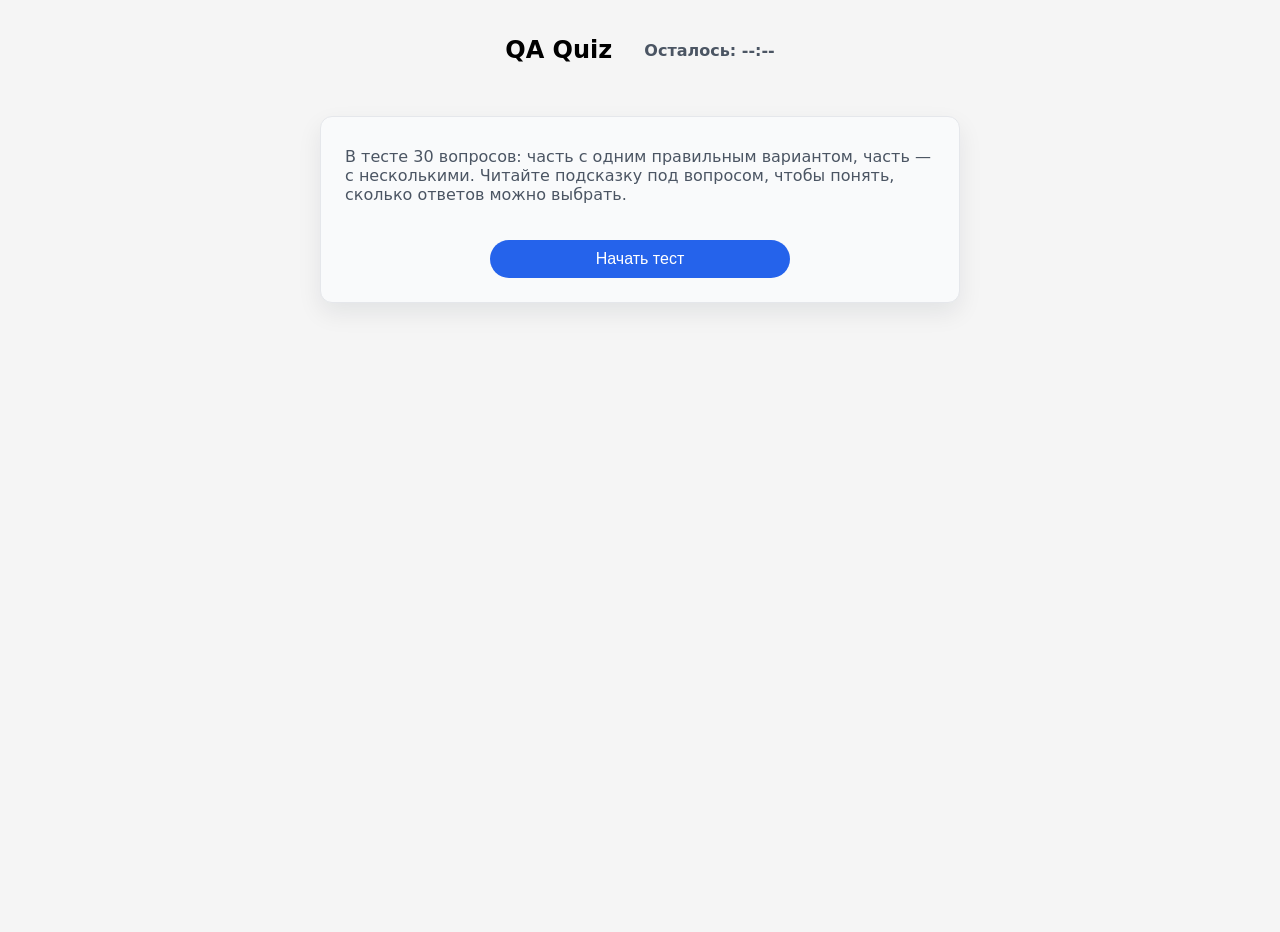
<file: quiz/index.html>
<!DOCTYPE html>
<html lang="ru">
<head>
  <meta charset="UTF-8">
  <title>QA Quiz</title>

  <link rel="stylesheet" href="style.css">

  <meta name="viewport" content="width=device-width, initial-scale=1.0">

  <link rel="icon" type="image/x-icon" href="/favicon.ico">
  <link rel="icon" type="image/png" sizes="32x32" href="/favicon-32x32.png">

</head>

<body>

  <div class="container">

    <div id="app-root">

      <!-- HEADER -->
      <div class="page-header">
        <h1>QA Quiz</h1>

        <div id="timer" class="timer">
          Осталось: --:--
        </div>
      </div>

      <!-- TITLE -->
      <h2 id="test-title"></h2>

      <!-- INTRO -->
      <div id="intro">

        <p>
          В тесте 30 вопросов: часть с одним правильным вариантом,
          часть — с несколькими.
          Читайте подсказку под вопросом, чтобы понять,
          сколько ответов можно выбрать.
        </p>

        <div id="start-container">
          <button id="start-btn">
            Начать тест
          </button>
        </div>

      </div>

      <!-- QUIZ -->
      <div id="quiz" style="display:none;">

        <div id="quiz-questions">

          <div id="progress"></div>

          <div id="category-text"></div>

          <h3 id="question-text"></h3>

          <p id="question-hint" class="question-hint"></p>

          <div id="options"></div>

          <button id="next-btn" disabled>
            Далее
          </button>

        </div>

        <!-- USER FORM -->
        <div id="user-form" style="display:none;">

          <div class="card">

            <h2>Введите ваши данные</h2>

            <form id="data-form">

              <input
                type="text"
                id="firstName"
                placeholder="Имя *"
                required
              >

              <input
                type="text"
                id="lastName"
                placeholder="Фамилия *"
                required
              >

              <input
                type="email"
                id="email"
                placeholder="Email (необязательно)"
              >

              <button
                type="submit"
                class="primary-btn"
              >
                Сохранить результат
              </button>

            </form>

          </div>

        </div>

      </div>
      <!-- END QUIZ -->

      <!-- RESULT -->
      <div id="result" style="display:none;">

        <h2>Результат</h2>

        <p id="result-text"></p>

        <h3>Предварительная оценка</h3>

        <p id="verdict-text"></p>

        <p
          id="verdict-explanation"
          class="verdict-explanation"
        ></p>

        <h3>Сильные стороны</h3>

        <ul id="strong-areas"></ul>

        <h3>Слабые зоны</h3>

        <ul id="weak-areas"></ul>

        <h3>Результаты по категориям</h3>

        <ul id="categories-breakdown"></ul>

        <button
          id="restart-btn"
          class="secondary-btn"
        >
          Пройти ещё раз
        </button>

      </div>
      <!-- END RESULT -->

    </div>
    <!-- END APP ROOT -->

  </div>
  <!-- END CONTAINER -->

  <!-- TIME UP MODAL -->
  <div id="timeup-modal" class="timeup-modal">
    <div class="timeup-modal-inner">
      <h2>Время вышло</h2>
      <p>Время на прохождение теста закончилось.</p>
      <button id="timeup-ok-btn" class="primary-btn">Ок</button>
    </div>
  </div>

  <script src="app.js"></script>

  <script>
  // --- CONFIG ---
  const TIMER_TEST_ID =
    new URLSearchParams(window.location.search)
      .get('test_id') || 'default_test';
  let QUIZ_MINUTES = 15;
  if (TIMER_TEST_ID === 'qa_junior_web')  QUIZ_MINUTES = 20;
  if (TIMER_TEST_ID === 'qa_middle_web')  QUIZ_MINUTES = 20;
  if (TIMER_TEST_ID === 'qa_senior_web')  QUIZ_MINUTES = 25;

  const STORAGE_KEY = 'quiz_end_time_' + TIMER_TEST_ID;
  const STATE_KEY   = 'quiz_state_'   + TIMER_TEST_ID;

  let endTime = null;
  const timerEl = document.getElementById('timer');

  // --- HELPERS ---
  function formatTimeLeft(msLeft) {
    var totalSeconds = Math.max(0, Math.floor(msLeft / 1000));
    var minutes = Math.floor(totalSeconds / 60);
    var seconds = totalSeconds % 60;
    return (
      String(minutes).padStart(2, '0') +
      ':' +
      String(seconds).padStart(2, '0')
    );
  }

  // --- TIMEOUT ---
  function handleTimeIsUp() {
    var userFormEl = document.getElementById('user-form');
    var resultEl   = document.getElementById('result');

    // Если уже на форме или на результате — не показываем модалку
    if (
      (userFormEl && userFormEl.style.display === 'block') ||
      (resultEl   && resultEl.style.display   === 'block')
    ) {
      localStorage.removeItem(STORAGE_KEY);
      localStorage.removeItem(STATE_KEY);
      return;
    }

    // Показываем модалку только если мы на экране вопросов
    var timeupModal = document.getElementById('timeup-modal');
    if (timeupModal) timeupModal.style.display = 'flex';

    localStorage.removeItem(STORAGE_KEY);
    localStorage.removeItem(STATE_KEY);
  }

  // --- STATE PERSISTENCE ---
  function saveQuizState() {
    try {
      if (typeof state === 'undefined' || !state.questions.length) return;

      localStorage.setItem(STATE_KEY, JSON.stringify({
        currentIndex: state.currentIndex,
        answers:      state.answers,
        phase:        state.phase || 'quiz',
      }));
    } catch (e) {}
  }

  function getSavedState() {
    try {
      var raw = localStorage.getItem(STATE_KEY);
      if (!raw) return null;
      var saved = JSON.parse(raw);
      if (typeof saved.currentIndex !== 'number') return null;
      return saved;
    } catch (e) {
      localStorage.removeItem(STATE_KEY);
      return null;
    }
  }

  // --- TIMER ---
  function updateTimer() {
    if (!endTime) return;

    var now    = Date.now();
    var msLeft = endTime - now;

    if (msLeft <= 0) {
      timerEl.textContent = 'Время вышло';
      handleTimeIsUp();
      if (window.timerInterval) clearInterval(window.timerInterval);
      return;
    }

    timerEl.textContent = 'Осталось: ' + formatTimeLeft(msLeft);
    saveQuizState();
  }

  function startTimer() {
    // Если таймер уже запущен и работает — не перезапускаем
    if (endTime && endTime > Date.now()) {
      if (window.timerInterval) clearInterval(window.timerInterval);
      window.timerInterval = setInterval(updateTimer, 1000);
      updateTimer();
      return;
    }

    // Новый отсчёт
    var now = Date.now();
    endTime = now + QUIZ_MINUTES * 60 * 1000;
    localStorage.setItem(STORAGE_KEY, endTime);

    if (window.timerInterval) clearInterval(window.timerInterval);
    window.timerInterval = setInterval(updateTimer, 1000);
    updateTimer();
  }

  // --- RESTORE ON LOAD ---
  (function restoreSession() {
  try {
    var saved = getSavedState();
    if (!saved) return;

    // Если результат уже показан — очищаем и выходим
    if (saved.phase === 'result') {
      localStorage.removeItem(STORAGE_KEY);
      localStorage.removeItem(STATE_KEY);
      return;
    }

    // Проверяем сохранённое время
    var savedEnd = localStorage.getItem(STORAGE_KEY);
    if (savedEnd) {
      var parsed = Number(savedEnd);

      if (!isNaN(parsed) && parsed <= Date.now()) {
        // Время истекло — очищаем время
        localStorage.removeItem(STORAGE_KEY);

        // Если были на вопросах — показываем модалку
        if (saved.phase === 'quiz') {
          state.currentIndex = saved.currentIndex;
          state.answers = saved.answers || {};

          document.getElementById('intro').style.display  = 'none';
          document.getElementById('quiz').style.display   = 'block';
          document.getElementById('result').style.display = 'none';

          var quizQuestions = document.getElementById('quiz-questions');
          if (quizQuestions) quizQuestions.style.display = 'block';

          var uf = document.getElementById('user-form');
          if (uf) uf.style.display = 'none';

          if (typeof showQuestion === 'function') showQuestion();

          handleTimeIsUp();
          localStorage.removeItem(STATE_KEY);
          return;
        }

        // Если уже на форме — восстанавливаем форму без модалки
        if (saved.phase === 'form') {
          localStorage.removeItem(STATE_KEY);

          document.getElementById('intro').style.display  = 'none';
          document.getElementById('quiz').style.display   = 'block';
          document.getElementById('result').style.display = 'none';

          var quizQuestions = document.getElementById('quiz-questions');
          if (quizQuestions) quizQuestions.style.display = 'none';

          var uf = document.getElementById('user-form');
          if (uf) uf.style.display = 'block';

          var df = document.getElementById('data-form');
          if (df) df.onsubmit = function (e) {
            e.preventDefault();
            handleFormSubmit();
          };
          return;
        }
      }

      // Время ещё не истекло — восстанавливаем таймер
      if (!isNaN(parsed) && parsed > Date.now()) {
        endTime = parsed;
        if (window.timerInterval) clearInterval(window.timerInterval);
        window.timerInterval = setInterval(updateTimer, 1000);
        updateTimer();
      }
    }

    // Восстанавливаем состояние квиза
    state.currentIndex = saved.currentIndex;
    state.answers = saved.answers || {};

    document.getElementById('intro').style.display  = 'none';
    document.getElementById('quiz').style.display   = 'block';
    document.getElementById('result').style.display = 'none';

    var uf = document.getElementById('user-form');
    var quizQuestions = document.getElementById('quiz-questions');

    if (saved.phase === 'form') {
      if (quizQuestions) quizQuestions.style.display = 'none';
      if (uf) uf.style.display = 'block';

      var df = document.getElementById('data-form');
      if (df) df.onsubmit = function (e) {
        e.preventDefault();
        handleFormSubmit();
      };
    } else {
      if (quizQuestions) quizQuestions.style.display = 'block';
      if (uf) uf.style.display = 'none';

      var nextBtn = document.getElementById('next-btn');
      if (nextBtn) {
        nextBtn.style.display = 'block';
        nextBtn.onclick = handleNext;
      }

      if (typeof showQuestion === 'function') showQuestion();
    }
  } catch (e) {
    localStorage.removeItem(STORAGE_KEY);
    localStorage.removeItem(STATE_KEY);
  }
})();

  // --- HANDLERS ---
  document.getElementById('timeup-ok-btn')
    ?.addEventListener('click', function () {
      var m = document.getElementById('timeup-modal');
      if (m) m.style.display = 'none';
      if (typeof showResult === 'function') showResult();
    });

  document.getElementById('restart-btn')
    ?.addEventListener('click', function () {
      localStorage.removeItem(STORAGE_KEY);
      localStorage.removeItem(STATE_KEY);
    });
  </script>

</body>
</html>
</file>
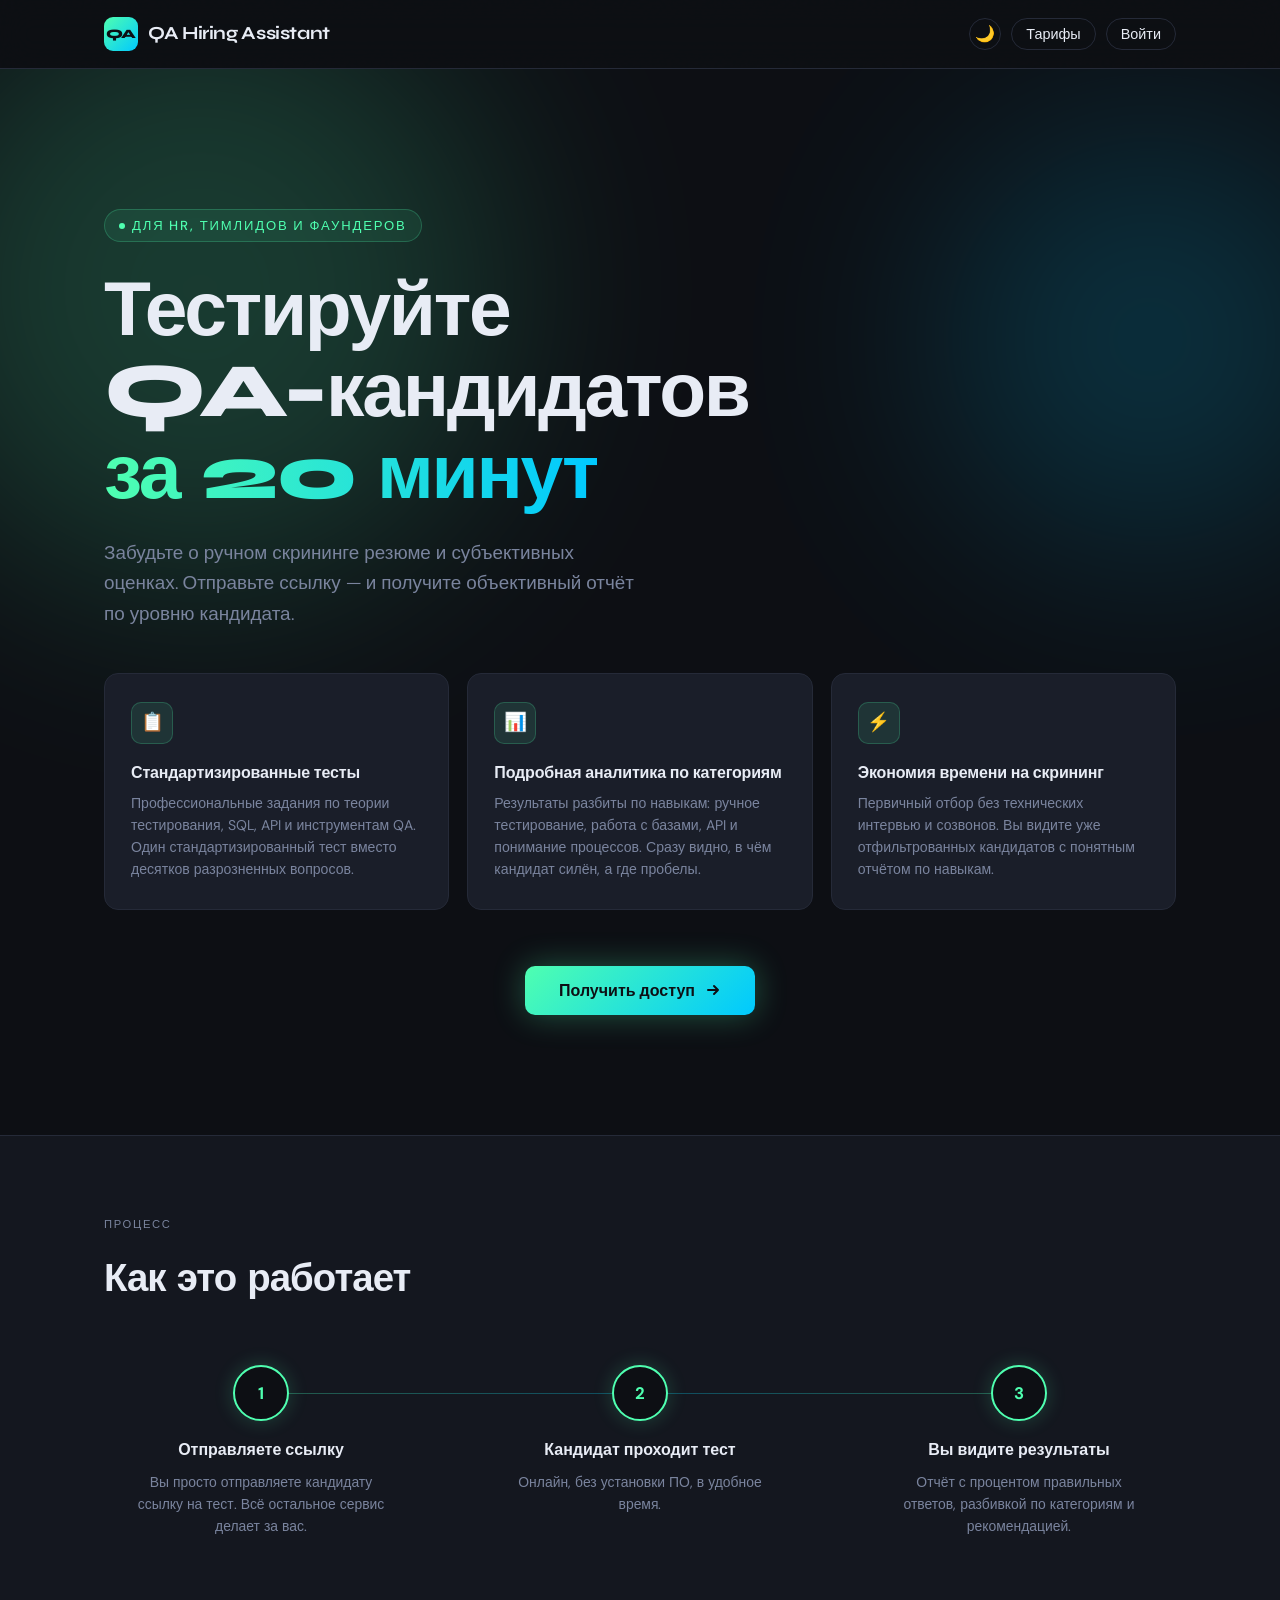
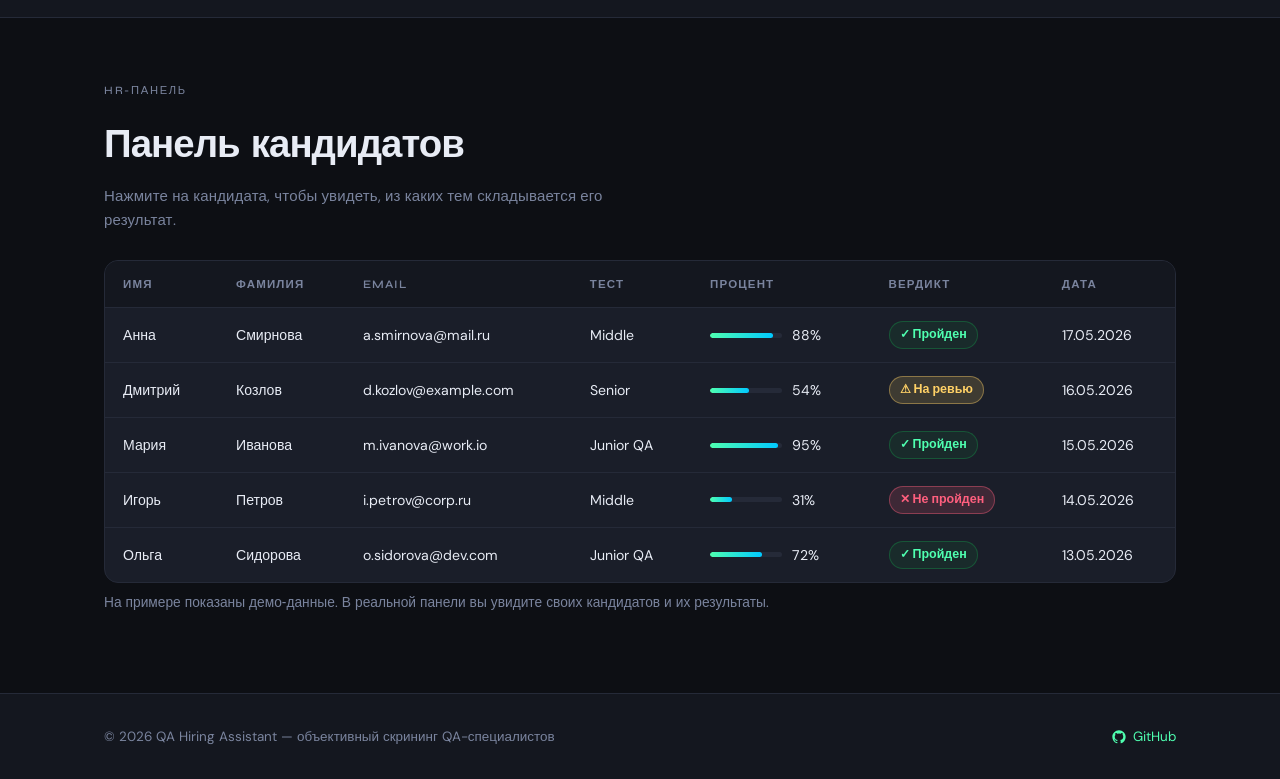
<file: hr-dashboard.html>
<!DOCTYPE html>
<html lang="ru">
<head>
  <meta charset="UTF-8" />
  <meta name="viewport" content="width=device-width, initial-scale=1.0" />

  <title>QA Hiring Assistant — HR Dashboard</title>
  <link rel="shortcut icon" type="image/x-icon" href="favicon.ico" />

  <!-- Те же шрифты, что и на hr.html -->
  <link rel="preconnect" href="https://fonts.googleapis.com" />
  <link rel="preconnect" href="https://fonts.gstatic.com" crossorigin />
  <link href="https://fonts.googleapis.com/css2?family=Syne:wght@400;600;700;800&family=DM+Sans:ital,wght@0,300;0,400;0,500;1,300&display=swap" rel="stylesheet" />

  <link rel="stylesheet" href="hr-dashboard.css" />
  <script src="hr-dashboard.js" defer></script>

  <link rel="icon" type="image/x-icon" href="/favicon.ico">
  <link rel="icon" type="image/png" sizes="32x32" href="/favicon-32x32.png">

</head>
<body>
  
  <!-- БОКОВОЕ МЕНЮ -->
  <aside class="sidebar">
    <div class="sidebar-logo">
      <span class="logo-mark">QA</span>
      <span class="logo-text">QA Hiring Assistant</span>
    </div>
    
    <nav class="sidebar-nav">
      <a href="hr-dashboard.html" class="nav-item active">
        <span>●</span> Дашборд
      </a>
      <a href="pricing.html" class="nav-item">
        <span>●</span> Тарифы
      </a>
      <a href="hr.html" class="nav-item">
        <span>●</span> Главная
      </a>
    </nav>
  </aside>

  <!-- ОСНОВНОЙ КОНТЕНТ -->
  <div class="main-wrapper">
    <!-- ХЕДЕР -->
    <header class="top-header">
      <div class="header-left">
        <h1>HR-дашборд</h1>
        <p class="header-subtitle">Оценка и аналитика QA-кандидатов</p>
      </div>
      
      <div class="header-right">
        <span class="company-pill" id="companyPill">Компания: Demo Company</span>
        
        <button
          id="themeToggle"
          class="theme-toggle"
          type="button"
          aria-label="Переключить тему"
        >
          <span id="themeIcon">☀</span>
        </button>
        
        <button class="logout-btn" id="logoutBtn" type="button">
          Выйти
        </button>
      </div>
    </header>

    <!-- ОСНОВНОЙ КОНТЕНТ -->
    <main class="dashboard-content">
      <!-- МЕТРИКИ -->
      <section class="metrics-section">
        <div class="metric-card">
          <div class="metric-label">Всего кандидатов</div>
          <div class="metric-value" id="metricTotal">0</div>
        </div>

        <div class="metric-card">
          <div class="metric-label">Прошли</div>
          <div class="metric-value metric-green" id="metricPassed">0</div>
        </div>

        <div class="metric-card">
          <div class="metric-label">На грани</div>
          <div class="metric-value metric-yellow" id="metricEdge">0</div>
        </div>

        <div class="metric-card">
          <div class="metric-label">Провалили</div>
          <div class="metric-value metric-red" id="metricFailed">0</div>
        </div>
      </section>

      <!-- ИНФО О ТАРИФЕ -->
      <section class="plan-section">
        <div class="plan-card" id="planInfo">
          Текущий тариф: Free trial · Осталось 0 из 10 тестов ·
          <a href="pricing.html">Перейти к тарифам</a>
        </div>
      </section>

      <!-- ТЕСТЫ (ТАБЛИЦА) -->
      <section class="tests-section">
        <h2>Тесты и ссылки для кандидатов</h2>
        <p class="section-subtitle">
          Сгенерируйте ссылку на нужный уровень теста и отправьте кандидату.
        </p>

        <div class="tests-table-container">
          <table class="tests-table">
            <tbody>
              <tr>
                <td class="test-name">
                  <div class="test-title">Junior QA</div>
                  <div class="test-desc">Базовая проверка теории, SQL и API</div>
                </td>
                <td class="test-action">
                  <button
                    type="button"
                    class="btn-copy"
                    data-test-id="qa_junior_web"
                  >
                    Скопировать ссылку
                  </button>
                </td>
              </tr>

              <tr>
                <td class="test-name">
                  <div class="test-title">Middle QA</div>
                  <div class="test-desc">Продвинутая проверка навыков и практики</div>
                </td>
                <td class="test-action">
                  <button
                    type="button"
                    class="btn-copy"
                    data-test-id="qa_middle_web"
                  >
                    Скопировать ссылку
                  </button>
                </td>
              </tr>

              <tr>
                <td class="test-name">
                  <div class="test-title">Senior QA</div>
                  <div class="test-desc">Глубокая проверка архитектуры тестирования</div>
                </td>
                <td class="test-action">
                  <button
                    type="button"
                    class="btn-copy"
                    data-test-id="qa_senior_web"
                  >
                    Скопировать ссылку
                  </button>
                </td>
              </tr>
            </tbody>
          </table>
        </div>
      </section>

      <!-- ТАБЛИЦА КАНДИДАТОВ -->
      <section class="candidates-section">
        <div class="section-header">
          <h2>Кандидаты</h2>
          <p class="section-subtitle">
            Нажмите на строку кандидата, чтобы открыть подробный разбор результатов.
          </p>
        </div>

        <div class="table-controls">
          <input
            type="text"
            id="searchInput"
            placeholder="Поиск по имени"
            class="search-input"
          />

          <div class="filter-group">
            <button class="filter-btn active" data-value="All">Все</button>
            <button class="filter-btn" data-value="Passed">Прошли</button>
            <button class="filter-btn" data-value="On the edge">На грани</button>
            <button class="filter-btn" data-value="Failed">Провалили</button>
          </div>
        </div>

        <div class="table-wrapper">
          <table class="candidates-table">
            <thead>
              <tr>
                <th>Имя</th>
                <th>Тест</th>
                <th>
                  <button class="sort-header" id="scoreSortButton">
                    Результат %
                    <span class="sort-indicator" id="sortIndicator">↓</span>
                  </button>
                </th>

                <th>Вердикт</th>
                <th>Дата</th>
              </tr>
            </thead>
            <tbody id="tableBody">
              <!-- JS отрисует строки -->
            </tbody>
          </table>

          <div class="empty-state" id="emptyState">
            Пока нет кандидатов. Отправьте первый тест — результаты появятся здесь.
          </div>
        </div>
      </section>
    </main>
  </div>

  <!-- МОДАЛКА -->
  <div class="modal-overlay" id="modalOverlay"></div>
  <div class="modal" id="candidateModal">
    <div class="modal-inner">
      <div class="modal-header">
        <div>
          <div class="section-label">Кандидат</div>
          <h3 id="modalName">Имя Фамилия</h3>
          <div class="modal-subtitle" id="modalTest">Тест: Middle QA</div>
        </div>
        <button type="button" class="modal-close" id="closeModalBtn">
          &times;
        </button>
      </div>

      <div class="candidate-meta">
        <div class="meta-card">
          <div class="meta-label">Общий результат</div>
          <div class="meta-value" id="modalScore">88%</div>
        </div>

        <div class="meta-card">
          <div class="meta-label">Вердикт</div>
          <div class="meta-value" id="modalVerdict">Прошёл</div>
        </div>

        <div class="meta-card">
          <div class="meta-label">Дата</div>
          <div class="meta-value" id="modalDate">17.05.2026</div>
        </div>

        <div class="meta-card">
          <div class="meta-label">ID результата</div>
          <div class="meta-value" id="modalId">#1</div>
        </div>
      </div>

      <div class="candidate-topics">
        <h3>Разбивка по темам</h3>
        <div class="topics-list" id="topicsContainer">
          <!-- JS подставит темы -->
        </div>
      </div>

      <div class="modal-footer">
        <button type="button" class="btn-secondary" id="closeFooterBtn">
          Закрыть
        </button>
      </div>
    </div>
  </div>
</body>
</html>
</file>
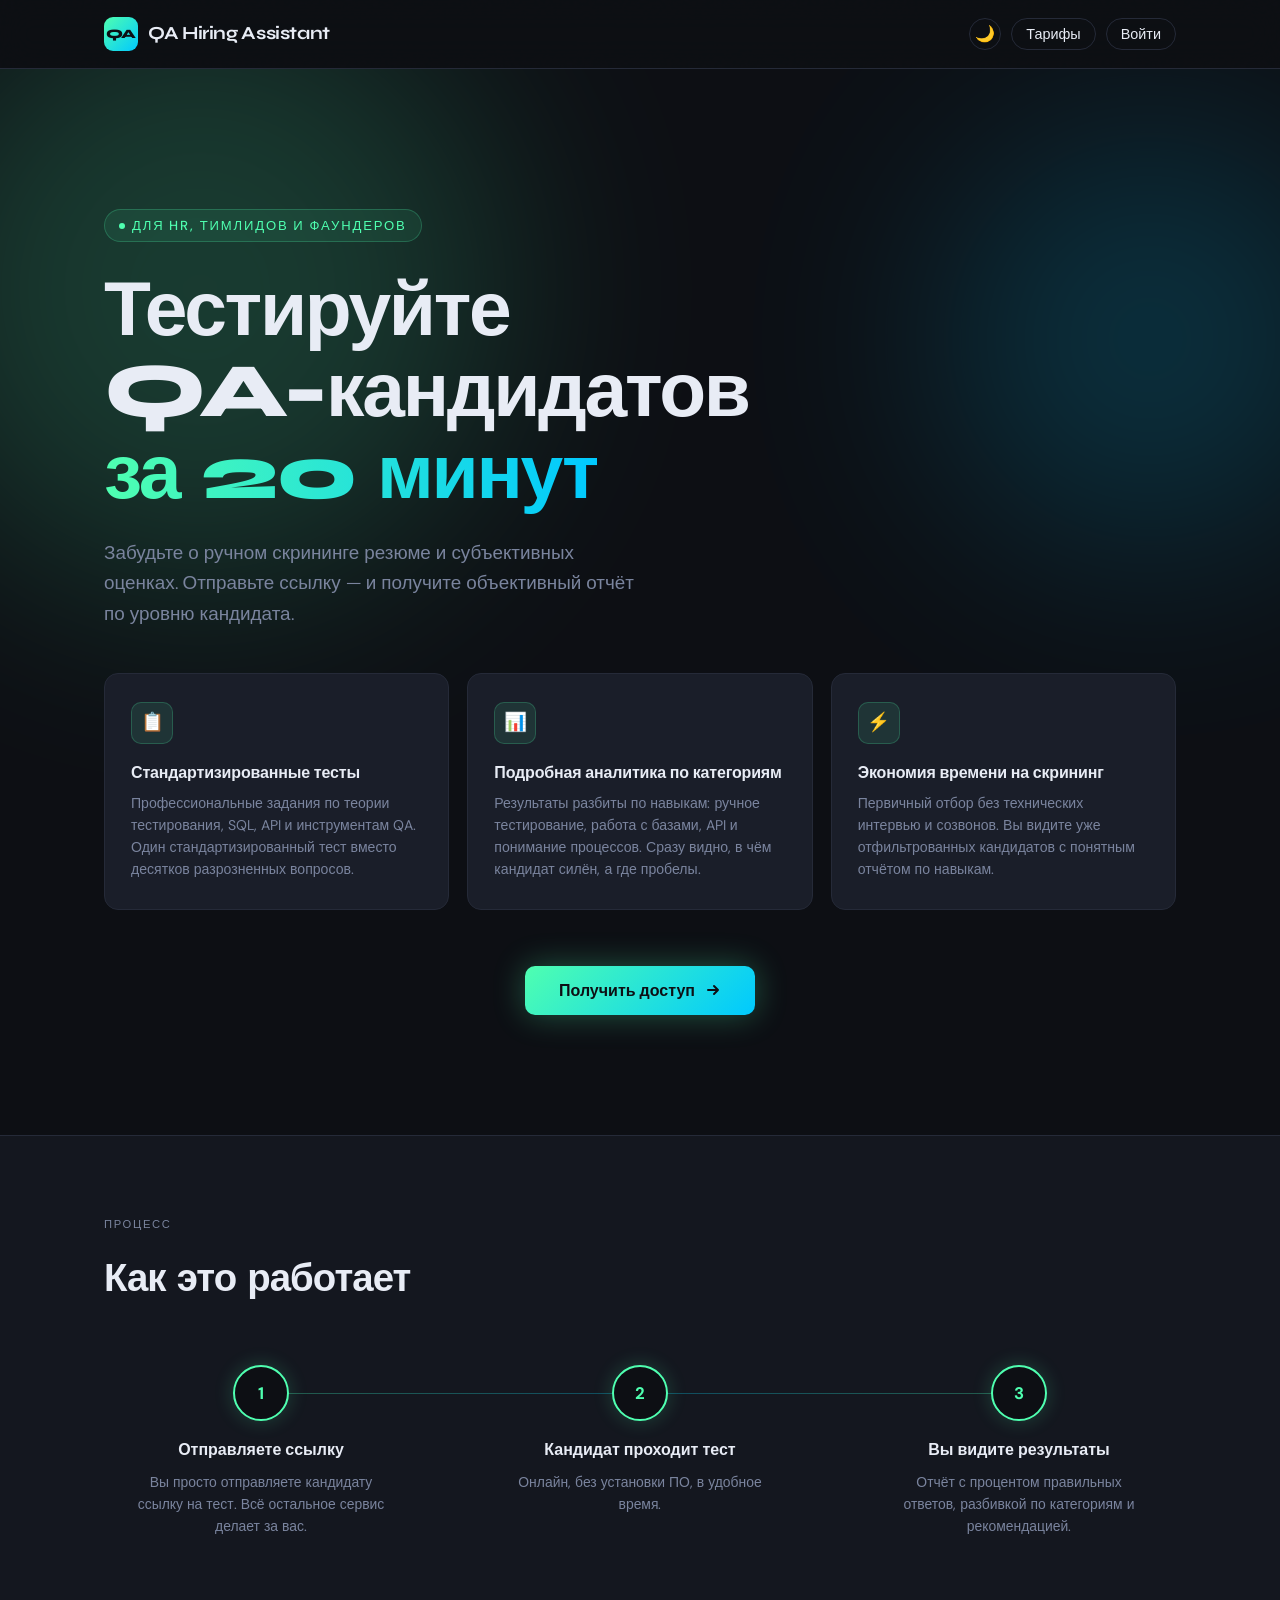
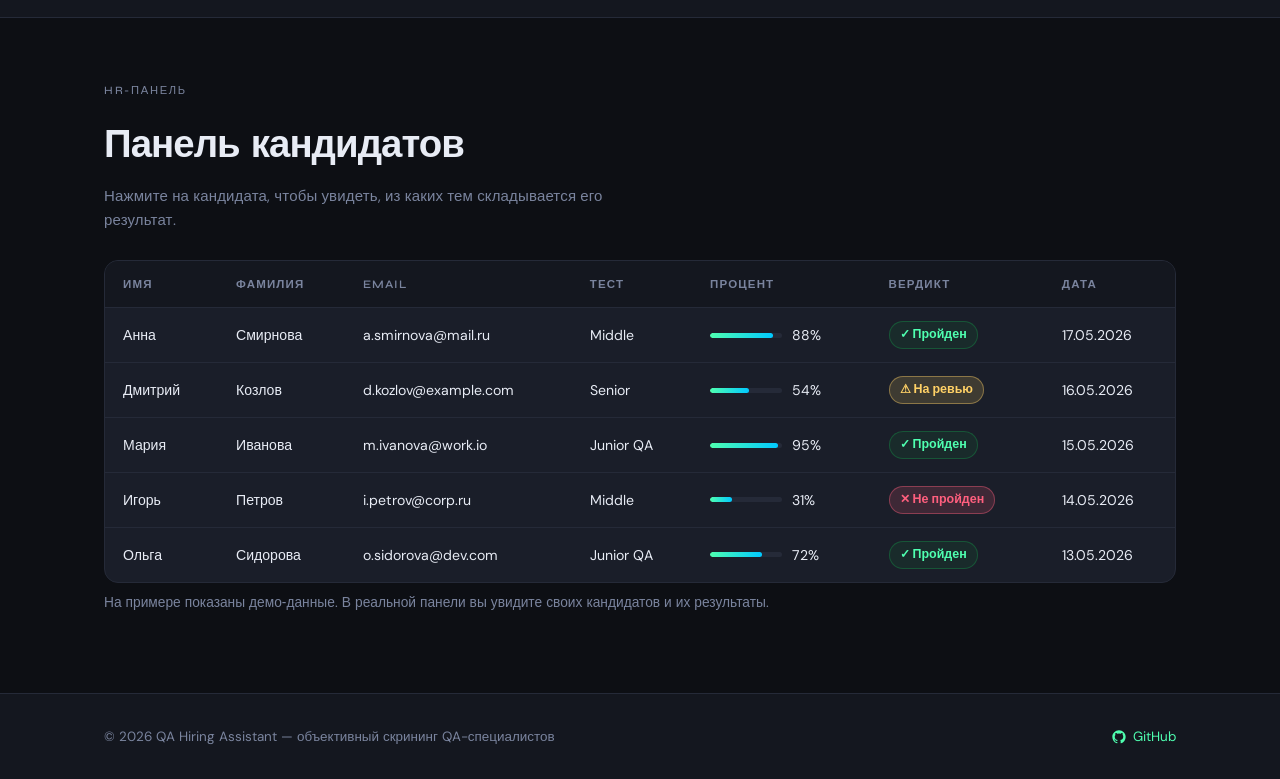
<file: hr.html>
<!-- hr.html -->
<!DOCTYPE html>
<html lang="ru">
<head>
  <meta charset="UTF-8" />
  <meta name="viewport" content="width=device-width, initial-scale=1.0" />

  <title>QA Hiring Assistant — Главная</title>
  <link rel="shortcut icon" type="image/x-icon" href="favicon.ico" />

  <link rel="preconnect" href="https://fonts.googleapis.com" />
  <link rel="preconnect" href="https://fonts.gstatic.com" crossorigin />
  <link href="https://fonts.googleapis.com/css2?family=Syne:wght@400;600;700;800&family=DM+Sans:ital,wght@0,300;0,400;0,500;1,300&display=swap" rel="stylesheet" />

  <link rel="stylesheet" href="hr.css" />

  <link rel="icon" type="image/x-icon" href="/favicon.ico">
<link rel="icon" type="image/png" sizes="32x32" href="/favicon-32x32.png">

</head>
<body>

<nav>
  <div class="nav-inner">
    <a href="hr.html" class="nav-logo">
      <span class="logo-mark">QA</span>
      <span>QA Hiring Assistant</span>
    </a>

    <div class="nav-actions">
      <!-- 1. Переключатель темы -->
      <button id="theme-toggle" class="theme-toggle" aria-label="Переключить тему">
        ☀
      </button>

      <!-- 2. Тарифы -->
      <a href="https://pegashevk4-rgb.github.io/qa-quiz-web/pricing.html" class="nav-link">
        Тарифы
      </a>

      <!-- 3. Войти -->
      <button id="open-auth-btn" class="nav-link">
        Войти
      </button>
    </div>
  </div>
</nav>


<div id="hero-wrapper">
  <div class="glow-blob glow-blob--green"></div>
  <div class="glow-blob glow-blob--blue"></div>

  <div class="inner">
    <div id="hero">

      <div class="eyebrow fade-up">
        <span class="eyebrow-dot"></span>
        Для HR, тимлидов и фаундеров
      </div>

      <h1 class="fade-up delay-1">
        Тестируйте<br />
        QA-кандидатов<br />
        <span class="highlight">за 20 минут</span>
      </h1>

      <p class="hero-sub fade-up delay-2">
        Забудьте о ручном скрининге резюме и субъективных оценках.
        Отправьте ссылку — и получите объективный отчёт по уровню кандидата.
      </p>

      <div class="cards fade-up delay-3">

        <div class="card">
          <div class="card-icon">📋</div>

          <h3>Стандартизированные тесты</h3>

          <p>
            Профессиональные задания по теории тестирования,
            SQL, API и инструментам QA. Один стандартизированный тест вместо десятков разрозненных вопросов.
          </p>
        </div>

        <div class="card">
          <div class="card-icon">📊</div>

          <h3>Подробная аналитика по категориям</h3>

          <p>
            Результаты разбиты по навыкам: ручное тестирование,
            работа с базами, API и понимание процессов. 
            Сразу видно, в чём кандидат силён, а где пробелы.
          </p>
        </div>

        <div class="card">
          <div class="card-icon">⚡</div>

          <h3>Экономия времени на скрининг</h3>

          <p>
            Первичный отбор без технических интервью и созвонов. 
            Вы видите уже отфильтрованных кандидатов с понятным отчётом по навыкам.
          </p>
        </div>

      </div>

      <!-- Кнопка, которая тоже открывает модалку -->
      <button class="btn-cta fade-up delay-4" id="cta-btn">
        Получить доступ
        
        <svg width="16" height="16" viewBox="0 0 16 16" fill="none">
          <path
            d="M3 8h10M9 4l4 4-4 4"
            stroke="currentColor"
            stroke-width="2"
            stroke-linecap="round"
            stroke-linejoin="round"
          />
        </svg>
      </button>

    </div>
  </div>
</div>

<div id="how-wrapper">
  <div id="how-inner">

    <div class="section-label">Процесс</div>

    <div class="section-title">
      Как это работает
    </div>

    <div class="steps">

      <div class="step">
        <div class="step-num">1</div>

        <h3>Отправляете ссылку</h3>

        <p>
          Вы просто отправляете кандидату 
          ссылку на тест. Всё остальное сервис делает за вас.
        </p>
      </div>

      <div class="step">
        <div class="step-num">2</div>

        <h3>Кандидат проходит тест</h3>

        <p>
          Онлайн, без установки ПО,
          в удобное время.
        </p>
      </div>

      <div class="step">
        <div class="step-num">3</div>

        <h3>Вы видите результаты</h3>

        <p>
          Отчёт с процентом правильных ответов,
          разбивкой по категориям и рекомендацией.
        </p>
      </div>

    </div>
  </div>
</div>

<div id="dashboard">
  <div id="dashboard-inner">
    <div class="dashboard-header">
      <div>
        <div class="section-label">HR-панель</div>
        <div class="section-title dashboard-title">Панель кандидатов</div>
        <p class="dashboard-hint">
          Нажмите на кандидата, чтобы увидеть,
          из каких тем складывается его результат.
        </p>
      </div>
    </div>

    <div class="table-wrap-outer">
      <div class="table-wrap">
        <table>


        <thead>
          <tr>
            <th>Имя</th>
            <th>Фамилия</th>
            <th>Email</th>
            <th>Тест</th>
            <th>Процент</th>
            <th>Вердикт</th>
            <th>Дата</th>
          </tr>
        </thead>

        <tbody id="results-table-body">
          <tr>
            <td>Анна</td><td>Смирнова</td><td>a.smirnova@mail.ru</td><td>Middle</td>
            <td><div class="pct-bar"><div class="pct-track"><div class="pct-fill" style="width:88%"></div></div>88%</div></td>
            <td><span class="verdict verdict--pass">✓ Пройден</span></td><td>17.05.2026</td>
          </tr>
          <tr>
            <td>Дмитрий</td><td>Козлов</td><td>d.kozlov@example.com</td><td>Senior</td>
            <td><div class="pct-bar"><div class="pct-track"><div class="pct-fill" style="width:54%"></div></div>54%</div></td>
            <td><span class="verdict verdict--review">⚠ На ревью</span></td><td>16.05.2026</td>
          </tr>
          <tr>
            <td>Мария</td><td>Иванова</td><td>m.ivanova@work.io</td><td>Junior QA</td>
            <td><div class="pct-bar"><div class="pct-track"><div class="pct-fill" style="width:95%"></div></div>95%</div></td>
            <td><span class="verdict verdict--pass">✓ Пройден</span></td><td>15.05.2026</td>
          </tr>
          <tr>
            <td>Игорь</td><td>Петров</td><td>i.petrov@corp.ru</td><td>Middle</td>
            <td><div class="pct-bar"><div class="pct-track"><div class="pct-fill" style="width:31%"></div></div>31%</div></td>
            <td><span class="verdict verdict--fail">✕ Не пройден</span></td><td>14.05.2026</td>
          </tr>
          <tr>
            <td>Ольга</td><td>Сидорова</td><td>o.sidorova@dev.com</td><td>Junior QA</td>
            <td><div class="pct-bar"><div class="pct-track"><div class="pct-fill" style="width:72%"></div></div>72%</div></td>
            <td><span class="verdict verdict--pass">✓ Пройден</span></td><td>13.05.2026</td>
          </tr>
        </tbody>

      </table>
    </div>

    <p class="dashboard-note">
      На примере показаны демо‑данные. В реальной панели вы увидите своих кандидатов и их результаты.
    </p>
    
    </div>
  </div>
</div>

<footer>
  <div class="footer-inner">

    <span>
      © 2026 QA Hiring Assistant —
      объективный скрининг QA-специалистов
    </span>

    <a href="https://github.com" target="_blank" rel="noopener">

      <svg width="16" height="16" viewBox="0 0 24 24" fill="currentColor">
        <path d="M12 2C6.477 2 2 6.484 2 12.021c0 4.428 2.865 8.185 6.839 9.51.5.092.682-.217.682-.483 0-.237-.009-.868-.013-1.703-2.782.605-3.369-1.342-3.369-1.342-.454-1.154-1.11-1.462-1.11-1.462-.908-.62.069-.608.069-.608 1.003.07 1.531 1.031 1.531 1.031.892 1.53 2.341 1.088 2.91.832.092-.647.35-1.088.636-1.338-2.22-.253-4.555-1.113-4.555-4.951 0-1.093.39-1.988 1.029-2.688-.103-.253-.446-1.272.098-2.65 0 0 .84-.27 2.75 1.026A9.564 9.564 0 0112 6.844a9.59 9.59 0 012.504.337c1.909-1.296 2.747-1.027 2.747-1.027.546 1.379.202 2.398.1 2.651.64.7 1.028 1.595 1.028 2.688 0 3.848-2.339 4.695-4.566 4.942.359.31.678.921.678 1.856 0 1.338-.012 2.419-.012 2.747 0 .268.18.58.688.482C19.138 20.2 22 16.447 22 12.021 22 6.484 17.522 2 12 2z"/>
      </svg>

      GitHub
    </a>

  </div>
</footer>

<div class="modal-overlay" id="candidate-overlay"></div>

<div class="modal-overlay" id="auth-overlay"></div>

<div class="modal" id="auth-modal">
  <div class="modal-inner">
    <button class="modal-close" id="auth-close">
      &times;
    </button>

    <div class="modal-tabs">
      <button class="modal-tab active" data-tab="login">
        Вход
      </button>

      <button class="modal-tab" data-tab="register">
        Регистрация
      </button>
    </div>

    <!-- Форма входа -->
    <form class="modal-form active" id="login-form" novalidate>
      <div class="form-field">
        <label>
          Email *
          <input
            type="email"
            name="email"
            required
          />
        </label>
        <div class="field-error-text" data-error-for="login-email"></div>
      </div>

      <div class="form-field">
        <label>
          Пароль *
          <input
            type="password"
            name="password"
            required
            minlength="8"
            pattern="^(?=.*[A-Za-z])(?=.*\d).{8,}$"
            title="Минимум 8 символов, хотя бы одна буква и одна цифра"
          />
        </label>
        <div class="field-error-text" data-error-for="login-password"></div>
      </div>

      <button type="submit" class="modal-submit">
        Войти
      </button>

      <p class="modal-hint">
        Поля с * обязательны для заполнения.
      </p>
    </form>

    <!-- Форма регистрации -->
    <form class="modal-form" id="register-form" novalidate>
      <div class="form-field">
        <label>
          Имя *
          <input
            type="text"
            name="name"
            required
            minlength="2"
          />
        </label>
        <div class="field-error-text" data-error-for="name"></div>
      </div>

      <div class="form-field">
        <label>
          Компания *
          <input
            type="text"
            name="company"
            required
            minlength="2"
          />
        </label>
        <div class="field-error-text" data-error-for="company"></div>
      </div>

      <div class="form-field">
        <label>
          Email *
          <input
            type="email"
            name="email"
            required
          />
        </label>
        <div class="field-error-text" data-error-for="email"></div>
      </div>

      <div class="form-field">
        <label>
          Пароль *
          <input
            type="password"
            name="password"
            required
            minlength="8"
            pattern="^(?=.*[A-Za-z])(?=.*\d).{8,}$"
            title="Минимум 8 символов, хотя бы одна буква и одна цифра"
          />
        </label>
        <div class="field-error-text" data-error-for="password"></div>
      </div>

      <button type="submit" class="modal-submit">
        Создать аккаунт
      </button>

      <p class="modal-hint">
        Поля с * обязательны для заполнения.
      </p>
    </form>
  </div>
</div>

<div class="modal" id="candidate-modal">
  <div class="modal-inner modal-card">

    <div class="candidate-modal-header">
      <div>
        <div class="section-label">Кандидат</div>
        <h3 class="candidate-modal-title" id="cand-name">Имя Фамилия</h3>
        <div class="candidate-modal-subtitle" id="cand-test">
          Тест: Middle QA
        </div>
      </div>

      <button class="modal-close" id="candidate-close">
        &times;
      </button>
    </div>

    <div class="candidate-meta">
      <div class="meta-card">
        <div class="meta-label">Общий результат</div>
        <div class="meta-value" id="cand-score">88%</div>
      </div>

      <div class="meta-card">
        <div class="meta-label">Вердикт</div>
        <div class="meta-value" id="cand-verdict">✓ Пройден</div>
      </div>

      <div class="meta-card">
        <div class="meta-label">Дата</div>
        <div class="meta-value" id="cand-date">17.05.2026</div>
      </div>

      <div class="meta-card">
        <div class="meta-label">Тест</div>
        <div class="meta-value" id="cand-test-short">Middle</div>
      </div>
    </div>

    <div class="candidate-topics">
      <h3>Разбивка по темам</h3>

      <div class="topics" id="cand-topics-body">
        <!-- сюда JS подставит темы -->
      </div>
    </div>

  </div>
</div>


<script src="hr.js"></script>

</body>
</html>
</file>
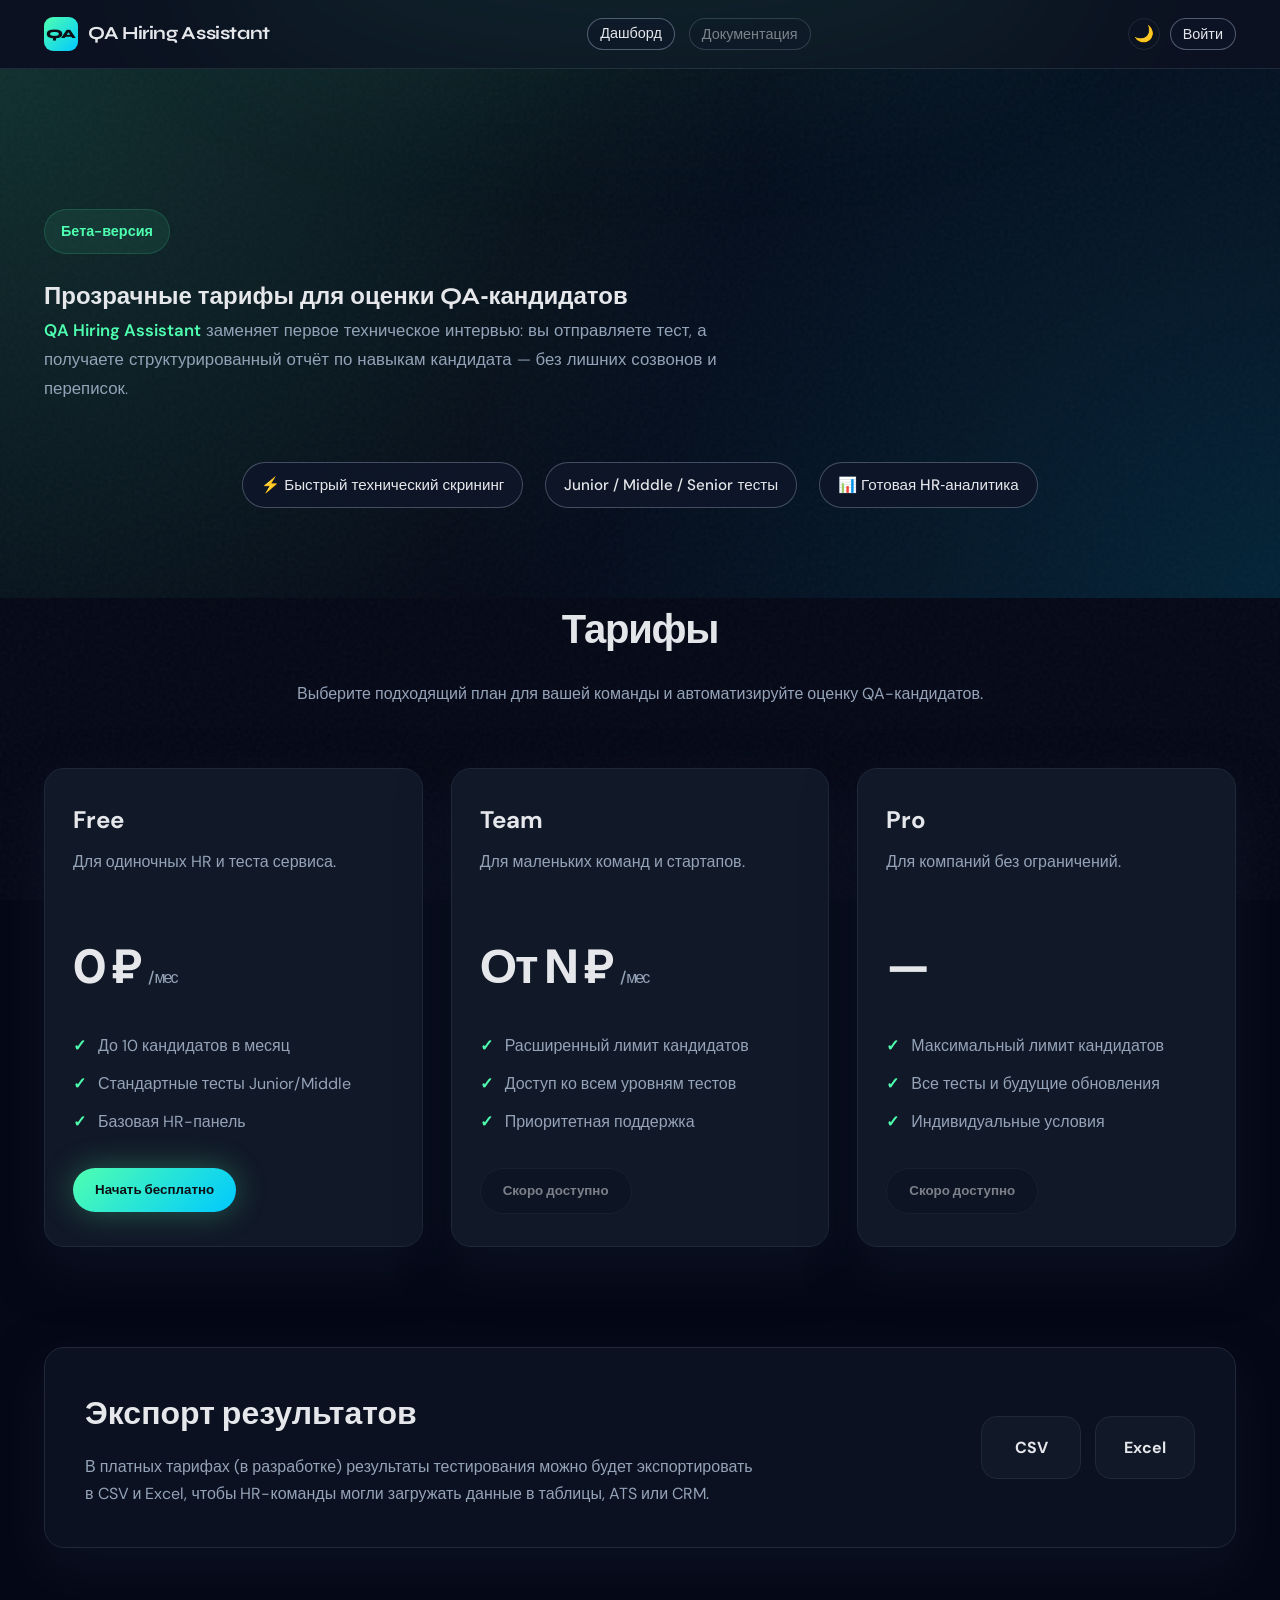
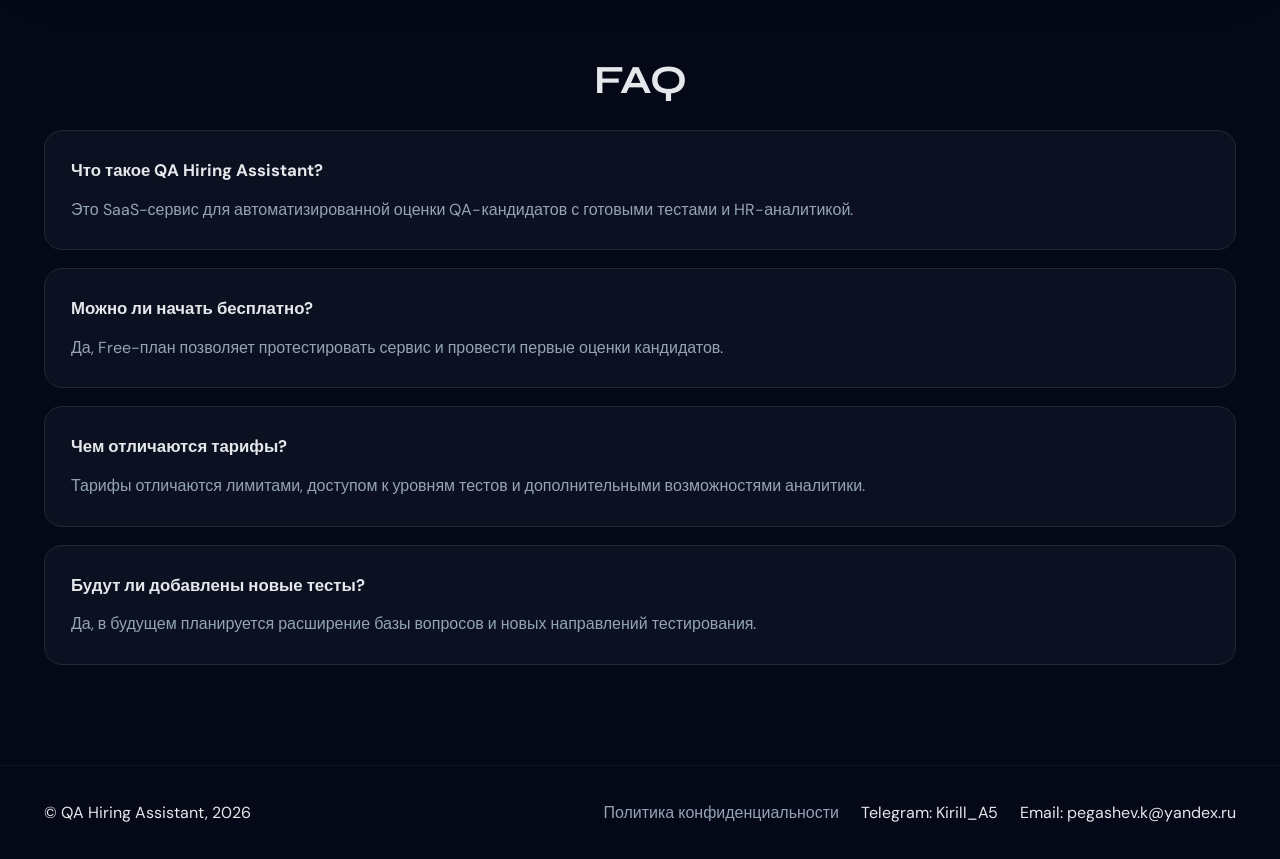
<file: pricing.html>
<!DOCTYPE html>
<html lang="ru">
<head>
  <meta charset="UTF-8" />
  <meta name="viewport" content="width=device-width, initial-scale=1.0" />

  <title>QA Hiring Assistant — Тарифы</title>
  <link rel="shortcut icon" type="image/x-icon" href="favicon.ico" />

  <!-- Если хочешь те же шрифты, добавь их и сюда -->
  <link rel="preconnect" href="https://fonts.googleapis.com" />
  <link rel="preconnect" href="https://fonts.gstatic.com" crossorigin />
  <link href="https://fonts.googleapis.com/css2?family=Syne:wght@400;600;700;800&family=DM+Sans:ital,wght@0,300;0,400;0,500;1,300&display=swap" rel="stylesheet" />

  <link rel="stylesheet" href="pricing.css" />
  <script src="pricing.js" defer></script>

  <link rel="icon" type="image/x-icon" href="/favicon.ico">
  <link rel="icon" type="image/png" sizes="32x32" href="/favicon-32x32.png">

</head>
<body>


  <!-- HEADER -->
  <header>
  <div class="container header-inner">
    <!-- ЛОГО, как на hr -->
    <a href="hr.html" class="nav-logo">
      <span class="logo-mark">QA</span>
      <span>QA Hiring Assistant</span>
    </a>

    <!-- Навигация: Дашборд / Документация -->
    <nav class="nav-links">
      <a href="hr-dashboard.html" class="nav-link">Дашборд</a>
      <button type="button" class="nav-link nav-link-disabled" aria-disabled="true">
        Документация
      </button>
    </nav>

    <!-- Действия справа: тема + Войти -->
    <div class="nav-actions">
      <button
        id="theme-toggle"
        class="theme-toggle"
        type="button"
        aria-label="Переключить тему"
      >
        ☀
      </button>

      <button
        class="nav-link"
        id="open-auth-btn"
        type="button"
      >
        Войти
      </button>
    </div>
  </div>
</header>

  <!-- HERO -->
  <section class="hero">
  <div class="container">
    <div class="hero-badge">
      Бета-версия
    </div>

    <h1>
      Прозрачные тарифы
      для оценки QA‑кандидатов
    </h1>

    <p>
      <span class="hero-key">QA Hiring Assistant</span> заменяет первое техническое интервью:
      вы отправляете тест, а получаете структурированный отчёт
      по навыкам кандидата — без лишних созвонов и переписок.
    </p>

    <div class="hero-features">
      <div class="feature-pill">
        ⚡ Быстрый технический скрининг
      </div>
      <div class="feature-pill">
        Junior / Middle / Senior тесты
      </div>
      <div class="feature-pill">
        📊 Готовая HR‑аналитика
      </div>
    </div>
  </div>
</section>

  <!-- PRICING -->
  <section class="pricing">
    <div class="container">
      <h2 class="section-title">
        Тарифы
      </h2>

      <p class="section-subtitle">
        Выберите подходящий план для вашей команды
        и автоматизируйте оценку QA-кандидатов.
      </p>

      <div class="pricing-grid">
        <!-- FREE -->
        <div class="pricing-card">
          <div class="plan-name">
            Free
          </div>

          <div class="plan-desc">
            Для одиночных HR и теста сервиса.
          </div>

          <div class="plan-price">
            0 ₽ <span>/ мес</span>
          </div>

          <ul class="plan-features">
            <li>До 10 кандидатов в месяц</li>
            <li>Стандартные тесты Junior/Middle</li>
            <li>Базовая HR-панель</li>
          </ul>

          <button class="btn btn-primary pricing-btn-free">
            Начать бесплатно
          </button>
        </div>

        <!-- TEAM -->
        <div class="pricing-card">
          <div class="plan-name">
            Team
          </div>

          <div class="plan-desc">
            Для маленьких команд и стартапов.
          </div>

          <div class="plan-price">
            От N ₽
            <span>/ мес</span>
          </div>

          <ul class="plan-features">
            <li>Расширенный лимит кандидатов</li>
            <li>Доступ ко всем уровням тестов</li>
            <li>Приоритетная поддержка</li>
          </ul>
          <button class="btn btn-secondary btn-disabled pricing-btn-team" type="button">
            Скоро доступно
          </button>
        </div>

        <!-- PRO -->
        <div class="pricing-card">
          <div class="plan-name">
            Pro
          </div>

          <div class="plan-desc">
            Для компаний без ограничений.
          </div>

          <div class="plan-price">
            —
          </div>

          <ul class="plan-features">
            <li>Максимальный лимит кандидатов</li>
            <li>Все тесты и будущие обновления</li>
            <li>Индивидуальные условия</li>
          </ul>
          <button class="btn btn-secondary btn-disabled pricing-btn-pro" type="button">
            Скоро доступно
          </button>
        </div>
      </div>
    </div>
  </section>

  <!-- EXPORT -->
  <section class="export-section">
    <div class="container">
      <div class="export-card">
        <div>
          <h2>
            Экспорт результатов
          </h2>
          <p>
            В платных тарифах (в разработке) результаты тестирования можно
            будет экспортировать в CSV и Excel, чтобы HR-команды
            могли загружать данные в таблицы, ATS или CRM.
          </p>
        </div>

        <div class="export-badges">
          <div class="export-badge">
            CSV
          </div>
          <div class="export-badge">
            Excel
          </div>
        </div>
      </div>
    </div>
  </section>

  <!-- FAQ -->
  <section class="faq">
    <div class="container">
      <h2 class="section-title">
        FAQ
      </h2>

      <div class="faq-grid">
        <div class="faq-item">
          <h3>
            Что такое QA Hiring Assistant?
          </h3>
          <p>
            Это SaaS-сервис для автоматизированной оценки
            QA-кандидатов с готовыми тестами и HR-аналитикой.
          </p>
        </div>

        <div class="faq-item">
          <h3>
            Можно ли начать бесплатно?
          </h3>
          <p>
            Да, Free-план позволяет протестировать сервис
            и провести первые оценки кандидатов.
          </p>
        </div>

        <div class="faq-item">
          <h3>
            Чем отличаются тарифы?
          </h3>
          <p>
            Тарифы отличаются лимитами, доступом к уровням
            тестов и дополнительными возможностями аналитики.
          </p>
        </div>

        <div class="faq-item">
          <h3>
            Будут ли добавлены новые тесты?
          </h3>
          <p>
            Да, в будущем планируется расширение базы
            вопросов и новых направлений тестирования.
          </p>
        </div>
      </div>
    </div>
  </section>

  <!-- FOOTER -->
  <footer>
    <div class="container footer-inner">
      <div>
        © QA Hiring Assistant, 2026
      </div>
      <div class="footer-links">
        <a href="#">Политика конфиденциальности</a>
        <span>Telegram: Kirill_A5</span>
        <span>Email: pegashev.k@yandex.ru</span>
      </div>
    </div>
  </footer>

  <!-- AUTH MODAL -->
<div class="modal-overlay" id="auth-overlay"></div>

<div class="modal" id="auth-modal">
  <div class="modal-inner">
    <button class="modal-close" id="auth-close">&times;</button>

    <div class="modal-tabs">
      <button class="modal-tab active" data-tab="login">Вход</button>
      <button class="modal-tab" data-tab="register">Регистрация</button>
    </div>

    <!-- ВХОД -->
    <form class="modal-form active" id="login-form" novalidate>
      <label>
        Email *
        <input
          type="email"
          name="email"
          required
        />
      </label>
      <label>
        Пароль *
        <input
          type="password"
          name="password"
          required
          minlength="6"
        />
      </label>
      <button type="submit" class="modal-submit">
        Войти
      </button>
      <p class="modal-hint">
        Поля с * обязательны для заполнения.
      </p>
    </form>

    <!-- РЕГИСТРАЦИЯ -->
    <form class="modal-form" id="register-form" novalidate>
      <label>
        Имя *
        <input
          type="text"
          name="name"
          required
          minlength="2"
        />
      </label>
      <label>
        Компания *
        <input
          type="text"
          name="company"
          required
          minlength="2"
        />
      </label>
      <label>
        Email *
        <input
          type="email"
          name="email"
          required
        />
      </label>
      <label>
        Пароль *
        <input
          type="password"
          name="password"
          required
          minlength="6"
        />
      </label>
      <button type="submit" class="modal-submit">
        Создать аккаунт
      </button>
      <p class="modal-hint">
        Поля с * обязательны. После регистрации вы попадёте в HR‑дашборд.
      </p>
    </form>
  </div>
</div>

</body>
</html>
</file>
<file: assets/css/hr.css>
/* =========================
RESET & THEME
========================= */
*,
*::before,
*::after {
  box-sizing: border-box;
  margin: 0;
  padding: 0;
}

:root {
  --bg: #0d0f14;
  --surface: #14171f;
  --card: #1a1e29;
  --border: #252a38;

  --accent: #4fffb0;
  --accent2: #00c9ff;

  --text: #e8ecf5;
  --muted: #7a849e;

  --danger: #ff5f7e;
  --warning: #ffd166;

  --success: #4fffb0;
  --fail: #ff5f7e;
  --review: #ffd166;

  --radius: 14px;

  --font-head: "Syne", sans-serif;
  --font-body: "DM Sans", sans-serif;

  --inner: 1200px;
  --px: clamp(20px, 5vw, 80px);
}

/* Тёмная тема */
:root[data-theme="dark"] {
  --bg: #0d0f14;
  --surface: #14171f;
  --card: #1a1e29;
  --border: #252a38;

  --accent: #4fffb0;
  --accent2: #00c9ff;

  --text: #e8ecf5;
  --muted: #7a849e;

  --success: #4fffb0;
  --fail: #ff5f7e;
  --review: #ffd166;
}

/* Светлая тема */
:root[data-theme="light"] {
  --bg: #f5f7fb;
  --surface: #ffffff;
  --card: #ffffff;
  --border: #d0d4e2;

  --accent: #2563eb;
  --accent2: #22c55e;

  --text: #14171f;
  --muted: #6b7280;

  --success: #16a34a;
  --fail: #dc2626;
  --review: #ea580c;
}

html {
  scroll-behavior: smooth;
}

body {
  width: 100%;
  overflow-x: hidden;

  background: var(--bg);
  color: var(--text);

  font-family: var(--font-body);
  font-size: 16px;
  line-height: 1.6;
}

/* =========================
TOP NAV ACTIONS
========================= */
.nav-actions {
  display: flex;
  align-items: center;
  gap: 10px;
}

.btn-link {
  border: none;
  background: transparent;
  color: var(--muted);
  font-weight: 500;
  cursor: pointer;
  padding: 0 10px;
  transition: 0.2s ease;
}

/* Унифицированная компактная кнопка (тема / войти) */
.header-icon-btn {
  min-width: 32px;
  height: 32px;
  padding: 0 12px;

  border-radius: 999px;
  border: 1px solid var(--border);

  background: transparent;
  color: var(--text);

  font-family: inherit;
  font-size: 0.9rem;
  font-weight: 500;

  display: inline-flex;
  align-items: center;
  justify-content: center;
  gap: 6px;

  cursor: pointer;

  transition:
    background 0.15s ease,
    color 0.15s ease,
    border-color 0.15s ease,
    transform 0.1s ease;
}

.header-icon-btn:hover {
  background: rgba(255, 255, 255, 0.04);
  transform: translateY(-1px);
}

.header-icon-btn:active {
  transform: translateY(0);
}

/* Тумблер темы — только иконка внутри */
.theme-toggle {
  width: 32px;
  height: 32px;
  min-width: 32px;
  padding: 0;

  border-radius: 50%;
  border: 1px solid var(--border);

  background: transparent;
  color: var(--text);

  display: inline-flex;
  align-items: center;
  justify-content: center;

  cursor: pointer;
  font-size: 16px;
  line-height: 1;

  transition: background 0.2s, color 0.2s, border-color 0.2s, transform 0.1s;
}

.theme-toggle:hover {
  background: rgba(255, 255, 255, 0.04);
  transform: translateY(-1px);
}

.theme-toggle:active {
  transform: translateY(0);
}

/* Общая ошибка под полем */
.field-error-text {
  color: #ff6b6b;
  font-size: 12px;
  margin-top: 4px;
}

/* Красная рамка у инпута */
.input-error {
  border-color: #ff6b6b;
  outline: none;
}


/* Только в модалке кандидата при ховере — зелёный контур */
.candidate-modal-footer .btn-secondary:hover {
  border-color: #20c997;              /* или #20c997 — выбери, какой зелёный больше нравится */
}

.nav-link {
  border: 1px solid var(--border);
  background: transparent;
  color: var(--text);
  font-weight: 500;
  cursor: pointer;

  padding: 0 14px;
  height: 32px;
  border-radius: 999px;

  display: inline-flex;
  align-items: center;
  justify-content: center;

  line-height: 1;
  font-size: 0.9rem;

  text-decoration: none;       /* без подчёркивания всегда */

  transition:
    background 0.2s,
    color 0.2s,
    border-color 0.2s;
}

.nav-link:hover {
  background: rgba(255, 255, 255, 0.04);
  border-color: var(--accent);
  color: var(--text);
}

.btn-link:hover {
  color: #ffffff;
  border-color: var(--accent);
}

/* =========================
NOISE
========================= */
body::before {
  content: "";
  position: fixed;
  inset: 0;
  z-index: 0;

  pointer-events: none;

  background-image: url("data:image/svg+xml,%3Csvg viewBox='0 0 256 256' xmlns='http://www.w3.org/2000/svg'%3E%3Cfilter id='noise'%3E%3CfeTurbulence type='fractalNoise' baseFrequency='0.9' numOctaves='4' stitchTiles='stitch'/%3E%3C/filter%3E%3Crect width='100%25' height='100%25' filter='url(%23noise)' opacity='0.04'/%3E%3C/svg%3E");
}

/* =========================
GLOBAL LAYOUT
========================= */
.inner {
  max-width: var(--inner);
  margin: 0 auto;
  padding: 0 var(--px);
}

/* =========================
GLOW BLOBS
========================= */
.glow-blob {
  position: absolute;

  border-radius: 50%;
  filter: blur(110px);
  opacity: 0.18;

  pointer-events: none;
}

.glow-blob--green {
  width: 600px;
  height: 600px;
  background: var(--accent);
}

.glow-blob--blue {
  width: 420px;
  height: 420px;
  background: var(--accent2);
}

/* =========================
NAVBAR
========================= */
nav {
  position: sticky;
  top: 0;
  z-index: 100;
  width: 100%;
  backdrop-filter: blur(16px);
  border-bottom: 1px solid var(--border);
  background: rgba(13, 15, 20, 0.88);
}

:root[data-theme="light"] nav {
  background: rgba(255, 255, 255, 0.9);
  border-bottom: 1px solid rgba(208, 212, 226, 0.8);
}

.nav-inner {
  max-width: var(--inner);
  margin: 0 auto;
  padding: 0 var(--px);

  height: 68px;

  display: flex;
  align-items: center;
  justify-content: space-between;
}

.candidate-modal-footer {
  margin-top: 16px;          /* отступ от блока с темами */
  display: flex;
  justify-content: flex-end; /* кнопка уезжает вправо */
}

.nav-logo {
  display: flex;
  align-items: center;
  gap: 10px;

  color: var(--text);
  text-decoration: none;

  font-family: var(--font-head);
  font-size: 1.15rem;
  font-weight: 700;
  letter-spacing: -0.02em;
}

.logo-mark {
  width: 34px;
  height: 34px;

  display: grid;
  place-items: center;

  border-radius: 9px;

  background: linear-gradient(135deg, var(--accent), var(--accent2));
  color: #0d0f14;

  font-size: 0.8rem;
  font-weight: 800;
}

/* =========================
BUTTONS
========================= */
.btn {
  display: inline-flex;
  align-items: center;
  justify-content: center;
  padding: 10px 18px;
  border-radius: 999px;
  border: none;
  cursor: pointer;
  font-weight: 600;
  font-size: 0.9rem;
  transition: 0.2s ease;
  text-decoration: none;
}

.btn-outline {
  background: transparent;
  border: 1px solid var(--border);
  color: var(--text);
}

.btn-outline:hover {
  border-color: var(--accent);
  color: var(--text);
}

/* CTA */
.btn-cta {
  display: inline-flex;
  align-items: center;
  gap: 10px;

  margin: 8px auto 0;
  padding: 15px 34px;

  border: none;
  border-radius: 10px;

  background: linear-gradient(135deg, var(--accent), var(--accent2));
  color: #0d0f14;

  text-decoration: none;

  font-family: var(--font-head);
  font-size: 1rem;
  font-weight: 700;

  cursor: pointer;

  box-shadow: 0 0 32px rgba(79, 255, 176, 0.3);
  transition: box-shadow 0.25s, transform 0.2s;
}

.btn-cta:hover {
  transform: translateY(-2px);
  box-shadow: 0 0 48px rgba(79, 255, 176, 0.5);
}

.btn-cta svg {
  transition: transform 0.2s;
}

.btn-cta:hover svg {
  transform: translateX(4px);
}

/* =========================
SECTION HEADINGS
========================= */
.section-label {
  margin-bottom: 14px;

  color: var(--muted);

  font-family: var(--font-head);
  font-size: 0.7rem;
  font-weight: 500;
  letter-spacing: 0.15em;
  text-transform: uppercase;
}

.section-title {
  margin-bottom: 56px;

  font-family: var(--font-head);
  font-size: clamp(1.6rem, 4vw, 2.4rem);
  font-weight: 800;
  letter-spacing: -0.025em;
  color: var(--text);
}

.dashboard-title {
  margin-bottom: 4px;
}

/* =========================
HERO
========================= */
#hero-wrapper {
  position: relative;

  width: 100%;
  overflow: hidden;

  background: var(--bg);
}

#hero-wrapper .glow-blob--green {
  top: -80px;
  left: -100px;
}

#hero-wrapper .glow-blob--blue {
  top: 60px;
  right: -80px;
}

#hero {
  position: relative;

  display: flex;
  flex-direction: column;
  align-items: flex-start;

  padding: clamp(80px, 14vw, 140px) 0 clamp(80px, 12vw, 120px);
}

.eyebrow {
  display: inline-flex;
  align-items: center;
  gap: 7px;

  margin-bottom: 28px;
  padding: 5px 14px;

  border-radius: 100px;
  border: 1px solid rgba(79, 255, 176, 0.22);

  background: rgba(79, 255, 176, 0.08);
  color: var(--accent);

  font-size: 0.82rem;
  font-weight: 500;
  letter-spacing: 0.14em;
  text-transform: uppercase;
}

.eyebrow-dot {
  width: 6px;
  height: 6px;

  border-radius: 50%;
  background: var(--accent);

  animation: pulse 2s infinite;
}

h1 {
  max-width: 780px;
  margin-bottom: 24px;

  font-family: var(--font-head);
  font-size: clamp(2.4rem, 6vw, 5rem);
  font-weight: 800;
  line-height: 1.06;
  letter-spacing: -0.03em;
}

h1 .highlight {
  background: linear-gradient(90deg, var(--accent), var(--accent2));

  -webkit-background-clip: text;
  -webkit-text-fill-color: transparent;
  background-clip: text;
}

.hero-sub {
  max-width: 540px;
  margin-bottom: 44px;

  color: var(--muted);

  font-size: clamp(1rem, 2vw, 1.18rem);
  font-weight: 300;
}

/* =========================
HERO CARDS
========================= */
.cards {
  display: grid;
  grid-template-columns: repeat(auto-fit, minmax(260px, 1fr));
  gap: 18px;

  width: 100%;
  margin-bottom: 48px;
}

.card {
  position: relative;
  overflow: hidden;

  padding: 28px 26px;

  border: 1px solid var(--border);
  border-radius: var(--radius);

  background: var(--card);

  transition: border-color 0.25s, transform 0.25s;
}

.card:hover {
  transform: translateY(-3px);
  border-color: rgba(79, 255, 176, 0.35);
}

.card::before {
  content: "";

  position: absolute;
  top: 0;
  left: 0;
  right: 0;

  height: 2px;

  background: linear-gradient(90deg, var(--accent), var(--accent2));

  opacity: 0;
  transition: opacity 0.25s;
}

.card:hover::before {
  opacity: 1;
}

.card-icon {
  display: grid;
  place-items: center;

  width: 42px;
  height: 42px;
  margin-bottom: 16px;

  border-radius: 10px;
  border: 1px solid rgba(79, 255, 176, 0.2);

  background: rgba(79, 255, 176, 0.1);

  font-size: 1.15rem;
}

.card h3 {
  margin-bottom: 8px;

  font-family: var(--font-head);
  font-size: 1rem;
  font-weight: 700;
  letter-spacing: -0.01em;
}

.card p {
  color: var(--muted);

  font-size: 0.88rem;
  line-height: 1.55;
}

/* =========================
HOW IT WORKS
========================= */
#how-wrapper {
  width: 100%;

  background: var(--surface);

  border-top: 1px solid var(--border);
  border-bottom: 1px solid var(--border);
}

#how-inner {
  max-width: var(--inner);
  margin: 0 auto;
  padding: 80px var(--px);
}

.steps {
  position: relative;

  display: grid;
  grid-template-columns: repeat(3, 1fr);
  gap: 65px;
}

.steps::before {
  content: "";

  position: absolute;
  top: 28px;
  left: 12%;
  right: 12%;

  height: 1px;

  background: linear-gradient(90deg, var(--accent), var(--accent2), var(--accent));

  opacity: 0.3;
}

.step {
  display: flex;
  flex-direction: column;
  align-items: center;

  padding: 0 28px;

  text-align: center;
}

.step-num {
  position: relative;
  z-index: 1;

  display: grid;
  place-items: center;

  width: 56px;
  height: 56px;
  margin-bottom: 16px;

  border-radius: 50%;
  border: 2px solid var(--accent);

  background: var(--bg);
  color: var(--accent);

  font-family: "DM Sans", system-ui, -apple-system, BlinkMacSystemFont, sans-serif;
  font-size: 1.05rem;
  font-weight: 700;

  box-shadow: 0 0 20px rgba(79, 255, 176, 0.2);
}

.step h3 {
  margin-bottom: 8px;

  font-family: var(--font-head);
  font-size: 1rem;
  font-weight: 700;
}

.step p {
  color: var(--muted);

  font-size: 0.87rem;
}

/* =========================
DASHBOARD
========================= */
#dashboard {
  width: 100%;
  background: var(--bg);
}

#dashboard-inner {
  max-width: calc(var(--inner) + 0px);
  margin: 0 auto;
  padding: 64px var(--px) 80px;
}

.dashboard-header {
  display: flex;
  align-items: center;
  justify-content: space-between;
  flex-wrap: wrap;
  gap: 16px;

  margin-bottom: 28px;
}

#dashboard p {
  color: var(--muted);
}

.dashboard-hint {
  margin-top: 8px;
  max-width: 520px;

  color: var(--text);

  font-size: 15px;
  line-height: 1.6;
  letter-spacing: 0.01em;
}

.dashboard-note {
  margin-top: 8px;

  font-size: 0.86rem;
}

/* TABLE */
.table-wrap {
  overflow-x: auto;

  border: 1px solid var(--border);
  border-radius: var(--radius);

  background: var(--card);
}

table {
  width: 100%;
  border-collapse: collapse;

  font-size: 0.88rem;
}

thead th {
  padding: 14px 18px;

  text-align: left;
  white-space: nowrap;

  color: var(--muted);
  background: var(--surface);

  border-bottom: 1px solid var(--border);

  font-family: var(--font-head);
  font-size: 0.72rem;
  font-weight: 600;
  letter-spacing: 0.1em;
  text-transform: uppercase;
}

tbody tr {
  border-bottom: 1px solid var(--border);
  transition: background 0.15s;
}

tbody tr:last-child {
  border-bottom: none;
}

tbody tr:hover {
  background: rgba(255, 255, 255, 0.03);
}

tbody td {
  padding: 13px 18px;

  white-space: nowrap;
  vertical-align: middle;
}

/* clickable row */
#results-table-body tr {
  cursor: pointer;
  transition: background-color 0.15s ease;
}

/* SCORE BAR */
.pct-bar {
  display: flex;
  align-items: center;
  gap: 10px;
}

.pct-track {
  width: 72px;
  height: 5px;

  flex-shrink: 0;
  overflow: hidden;

  border-radius: 100px;

  background: var(--border);
}

.pct-fill {
  height: 100%;

  border-radius: 100px;

  background: linear-gradient(90deg, var(--accent), var(--accent2));
}

/* VERDICTS */
.verdict {
  display: inline-flex;
  align-items: center;
  gap: 5px;

  padding: 3px 10px;

  border-radius: 100px;

  font-size: 0.78rem;
  font-weight: 600;
}

.verdict--pass {
  border: 1px solid rgba(22, 163, 74, 0.35);
  background: rgba(22, 163, 74, 0.1);
  color: var(--success);
}

.verdict--fail {
  border: 1px solid rgba(255, 95, 126, 0.4);
  background: rgba(255, 95, 126, 0.16);
  color: var(--danger);
}

.verdict--review {
  border: 1px solid rgba(255, 209, 102, 0.4);
  background: rgba(255, 209, 102, 0.16);
  color: var(--warning);
}

/* =========================
CANDIDATE MODAL
========================= */
.modal-inner.modal-card {
  max-width: 520px;
  padding: 24px 24px 22px;
}

.candidate-modal-header {
  display: grid;
  grid-template-columns: 1fr auto; /* текстовый блок + кнопка закрытия */
  align-items: flex-start;
  gap: 16px;
  margin-bottom: 18px;
}

.candidate-modal-header > div:first-child {
  text-align: center;
  width: 100%;
}

.candidate-modal-title {
  font-size: 1.15rem;   /* было 1.4rem */
  font-weight: 500;    /* вместо 700/800 по умолчанию */
  margin-bottom: 4px;
}

.candidate-modal-subtitle {
  color: var(--muted);
  font-size: 0.9rem;
}

.candidate-meta {
  display: grid;
  grid-template-columns: repeat(2, minmax(0, 1fr));
  gap: 12px;
  margin-bottom: 18px;
}

.meta-card {
  background: var(--surface);
  border-radius: 12px;
  border: 1px solid var(--border);
  padding: 10px 12px;
}

.meta-label {
  color: var(--muted);
  font-size: 0.78rem;
  margin-bottom: 4px;
}

.meta-value {
  font-weight: 500;
  font-size: 0.9rem;
}

.candidate-topics h3 {
  font-size: 1rem;
  margin-bottom: 10px;
}

.topics {
  border-radius: 14px;
  border: 1px solid var(--border);
  overflow: hidden;
}

@media (max-width: 480px) {
  .candidate-modal-header {
    flex-direction: column-reverse;
    align-items: flex-start;
  }

  .candidate-meta {
    grid-template-columns: 1fr;
  }
}

/* =========================
AUTH / GENERIC MODAL
========================= */
.modal-overlay {
  position: fixed;
  inset: 0;
  z-index: 200;

  display: none;

  background: rgba(0, 0, 0, 0.6);
  backdrop-filter: blur(6px);
}

.modal {
  position: fixed;
  inset: 0;
  z-index: 201;

  display: none;
  align-items: center;
  justify-content: center;
}

.modal-inner {
  position: relative;
  width: 100%;
  max-width: 340px;        /* было 380–420, теперь ещё компактнее */
  padding: 18px 18px 16px;
  border-radius: var(--radius);
  border: 1px solid var(--border);
  background: var(--card);
  box-shadow: 0 20px 50px rgba(0, 0, 0, 0.6);
  text-align: center;

  max-height: 80vh;        /* ограничиваем по высоте окна */
  overflow-y: auto;        /* если контента много — скролл внутри */
}

.modal-close {
  position: absolute;
  top: 10px;
  right: 12px;

  border: none;
  background: transparent;

  color: var(--muted);
  font-size: 1.4rem;
  cursor: pointer;
}

.modal-tabs {
  display: inline-flex;
  justify-content: center;
  align-items: center;

  margin: 0 auto 18px;
  padding: 3px 4px;

  border-radius: 999px;
  background: var(--surface);
}

.modal-tab {
  padding: 6px 14px;
  border: none;
  border-radius: 999px;

  background: transparent;
  color: var(--muted);

  font-size: 0.9rem;
  cursor: pointer;
  white-space: nowrap;
}

.modal-tab.active {
  background: var(--accent);
  color: #0d0f14;
}

.modal-form {
  display: none;
  flex-direction: column;
  gap: 12px;

  text-align: left;
}

.modal-form.active {
  display: flex;
}

.modal-form label {
  display: flex;
  flex-direction: column;
  gap: 6px;

  color: var(--muted);

  font-size: 0.85rem;
}

.modal-form input {
  padding: 8px 10px;

  border-radius: 8px;
  border: 1px solid var(--border);

  background: var(--bg);
  color: var(--text);

  font-size: 0.9rem;
}

.modal-form input:focus {
  outline: none;
  border-color: var(--accent);
}

.modal-form input.input-error {
  border-color: var(--danger);
}

.modal-submit {
  margin-top: 6px;
  padding: 10px 0;

  border: none;
  border-radius: 8px;

  background: linear-gradient(135deg, var(--accent), var(--accent2));
  color: #0d0f14;

  font-family: var(--font-head);
  font-weight: 700;

  cursor: pointer;
}

.modal-hint {
  margin-top: 4px;

  color: var(--muted);

  font-size: 0.78rem;
}

.modal.open,
.modal-overlay.open {
  display: flex;
}

.modal-overlay.open {
  display: block;
}

/* =========================
FOOTER
========================= */
footer {
  width: 100%;

  background: var(--surface);

  border-top: 1px solid var(--border);
}

.footer-inner {
  max-width: var(--inner);
  margin: 0 auto;
  padding: 32px var(--px);

  display: flex;
  align-items: center;
  justify-content: space-between;
  flex-wrap: wrap;
  gap: 12px;

  color: var(--muted);

  font-size: 0.84rem;
}

footer a {
  display: inline-flex;
  align-items: center;
  gap: 6px;

  color: var(--accent);
  text-decoration: none;

  transition: opacity 0.2s;
}

footer a:hover {
  opacity: 0.75;
}

/* =========================
ANIMATIONS
========================= */
.fade-up {
  opacity: 0;
  transform: translateY(24px);

  animation: fadeUp 0.6s forwards;
}

.delay-1 {
  animation-delay: 0.12s;
}

.delay-2 {
  animation-delay: 0.24s;
}

.delay-3 {
  animation-delay: 0.36s;
}

.delay-4 {
  animation-delay: 0.48s;
}

@keyframes pulse {
  0%,
  100% {
    opacity: 1;
    transform: scale(1);
  }

  50% {
    opacity: 0.5;
    transform: scale(0.8);
  }
}

@keyframes fadeUp {
  to {
    opacity: 1;
    transform: translateY(0);
  }
}

/* =========================
RESPONSIVE
========================= */
@media (max-width: 640px) {
  .steps {
    grid-template-columns: 1fr;
    gap: 24px;

    position: static;
  }

  .steps::before {
    display: none;
  }

  .step {
    align-items: flex-start;

    margin-bottom: 24px;
    padding: 0;

    text-align: left;
  }

  .step:last-child {
    margin-bottom: 0;
  }

  .step-num {
    margin-bottom: 12px;
  }
}

/* Светлая тема: вердикты и модалки */

:root[data-theme="light"] .verdict--fail {
  border-color: color-mix(in srgb, var(--fail) 50%, transparent);
  background: color-mix(in srgb, var(--fail) 18%, transparent);
  color: var(--fail);
}

:root[data-theme="light"] .verdict--review {
  border-color: color-mix(in srgb, var(--review) 50%, transparent);
  background: color-mix(in srgb, var(--review) 18%, transparent);
  color: var(--review);
}

:root[data-theme="light"] .modal-inner {
  background: #ffffff;
  border-color: rgba(15, 23, 42, 0.08);
  box-shadow: 0 20px 40px rgba(15, 23, 42, 0.16);
}

:root[data-theme="light"] .modal-close {
  color: #6b7280;
}

:root[data-theme="light"] .modal-tabs {
  background: #f3f4f6;
}

:root[data-theme="light"] .modal-tab {
  color: #6b7280;
}

:root[data-theme="light"] .modal-tab.active {
  background: var(--accent);
  color: #0d0f14;
}

:root[data-theme="light"] .modal-form label {
  color: #374151;
}

:root[data-theme="light"] .modal-form input {
  background: #f9fafb;
  color: #111827;
  border-color: #d1d5db;
}

:root[data-theme="light"] .modal-form input:focus {
  border-color: var(--accent);
}

:root[data-theme="light"] .modal-hint {
  color: #6b7280;
}

/* Hover по таблице в зависимости от темы */
:root[data-theme="light"] #results-table-body tr:hover {
  background-color: rgba(37, 99, 235, 0.08);
}

:root[data-theme="dark"] #results-table-body tr:hover {
  background-color: rgba(79, 255, 176, 0.08);
}

:root[data-theme="dark"] .modal-inner {
  box-shadow: 0 18px 40px rgba(0, 0, 0, 0.5);
}

.modal-footer {
  margin-top: 20px;
  display: flex;
  justify-content: flex-end;
  gap: 8px;
}

.btn-secondary {
  padding: 8px 20px;
  border-radius: 20px;
  border: 1px solid var(--border, #dde5ed);
  background: var(--bg-main, #e8eef5);
  color: var(--text-primary, #2c3e50);
  font-size: 13px;
  cursor: pointer;
  transition: all 0.2s;
}

:root[data-theme="dark"] .candidate-modal-footer .btn-secondary {
  background: var(--card);   /* тёмный фон, как у модалки */
  color: var(--text);        /* светлый текст */
  border-color: var(--border);
}

:root[data-theme="dark"] .candidate-modal-footer .btn-secondary:hover {
  border-color: #22c55e;     /* зелёный контур при ховере */
}

/* Светлая тема: оставляем светлой, но тоже с зелёным контуром при ховере */
:root[data-theme="light"] .candidate-modal-footer .btn-secondary:hover {
  border-color: #22c55e;
}

.btn-secondary:hover {
  border-color: var(--accent, #20c997);
}

.btn-secondary[disabled] {
  opacity: 0.6;
  cursor: default;
}

.topic-row {
  display: flex;
  justify-content: space-between;
  align-items: center;
  padding: 10px 12px;
  border-bottom: 1px solid var(--border);
}

.topic-row:last-child {
  border-bottom: none;
}

.topic-name {
  color: var(--muted);
  font-size: 0.88rem;
}

.topic-score {
  font-weight: 500;
  font-size: 0.88rem;
  color: var(--text);
}

.footer-link {
  display: inline-flex;
  align-items: center;
  gap: 4px;
}

/* =========================
   MOBILE 480px
   ========================= */
@media (max-width: 480px) {
  .nav-inner {
    height: auto;
    min-height: 56px;
    padding: 10px var(--px);
    flex-wrap: wrap;
    gap: 8px;
  }

  .nav-actions {
    gap: 6px;
  }

  .nav-link {
    padding: 0 10px;
    height: 30px;
    font-size: 0.8rem;
  }

  .header-icon-btn {
    min-width: 28px;
    height: 28px;
    padding: 0 8px;
    font-size: 0.8rem;
  }

  .theme-toggle {
    width: 28px;
    height: 28px;
    min-width: 28px;
    font-size: 14px;
  }

  /* НОВОЕ: чуть компактнее заголовок на мобиле */
  h1 {
    font-size: clamp(2.1rem, 8vw, 2.6rem);
    line-height: 1.1;
  }

  /* НОВОЕ: меньшие боковые отступы контейнера */
  .inner {
    padding: 0 16px;
  }

  #hero {
    padding: 60px 0 50px;
  }

  .eyebrow {
    font-size: 0.7rem;
    padding: 4px 10px;
    margin-bottom: 20px;
  }

  .hero-sub {
    font-size: 0.95rem;
    margin-bottom: 32px;
  }

  .cards {
    grid-template-columns: 1fr;
    gap: 14px;
    margin-bottom: 32px;
  }

  .card {
    padding: 20px 18px;
  }

  .card h3 {
    font-size: 0.92rem;
  }

  .card p {
    font-size: 0.82rem;
  }

  .btn-cta {
    padding: 12px 24px;
    font-size: 0.9rem;
    width: 100%;
    justify-content: center;
  }

  #how-inner {
    padding: 48px var(--px);
  }

  .section-title {
    margin-bottom: 36px;
    font-size: clamp(1.3rem, 4vw, 2rem);
  }

  #dashboard-inner {
    padding: 40px var(--px) 60px;
  }

  .dashboard-hint {
    font-size: 13px;
  }

  .dashboard-header {
    flex-direction: column;
    align-items: flex-start;
  }

  .modal-inner.modal-card {
    padding: 18px 16px;
  }

  .candidate-meta {
    grid-template-columns: 1fr;
    gap: 8px;
  }

  .modal-inner {
    max-width: calc(100vw - 32px);
    padding: 18px 16px;
  }

  .modal-form input {
    font-size: 16px;
    padding: 10px 12px;
  }

  .modal-submit {
    padding: 12px 0;
    font-size: 0.95rem;
  }

  .footer-inner {
    flex-direction: column;
    text-align: center;
    gap: 8px;
    padding: 24px var(--px);
  }

  table {
    font-size: 0.8rem;
  }

  thead th {
    padding: 10px 10px;
    font-size: 0.65rem;
  }

  tbody td {
    padding: 10px 10px;
  }
}
</file>
<file: assets/css/hr-dashboard.css>
:root {
  --sidebar-width: 220px;
  --bg-main: #e8eef5;
  --bg-content: #ffffff;
  --border: #dde5ed;
  --text-primary: #2c3e50;
  --text-secondary: #6c7a89;

  /* главное: добавить вторую акцентную переменную */
  --accent: #20c997;
  --accent2: #22c55e;

  --accent-hover: #17a77f;
  --green: #20c997;
  --yellow: #ffc107;
  --red: #dc3545;
  --shadow-sm: 0 1px 3px rgba(0, 0, 0, 0.08);
  --shadow-md: 0 4px 12px rgba(0, 0, 0, 0.1);
}

:root[data-theme="dark"] {
  --bg-main: #0f1419;
  --bg-content: #1a1f26;
  --border: #2d3540;
  --text-primary: #e8eef5;
  --text-secondary: #8b95a1;

  --accent: #20c997;
  --accent2: #00c9ff;

  --accent-hover: #2ee3a8;
  --shadow-sm: 0 1px 3px rgba(0, 0, 0, 0.3);
  --shadow-md: 0 4px 12px rgba(0, 0, 0, 0.4);
}

:root[data-theme="dark"] .logo-mark {
  background: linear-gradient(135deg, #4fffb0, #00c9ff);
}

* {
  margin: 0;
  padding: 0;
  box-sizing: border-box;
}

body {
  font-family: -apple-system, BlinkMacSystemFont, "Segoe UI", Roboto, sans-serif;
  background: var(--bg-main);
  color: var(--text-primary);
  display: flex;
  min-height: 100vh;
}

/* БОКОВОЕ МЕНЮ */
.sidebar {
  width: var(--sidebar-width);
  background: var(--bg-content);
  border-right: 1px solid var(--border);
  padding: 20px 0;
  position: fixed;
  height: 100vh;
  left: 0;
  top: 0;
  z-index: 100;
  transform: translateX(0);
  transition: transform 0.25s ease;
}

.burger-btn {
  width: 32px;
  height: 32px;
  border-radius: 999px;
  border: 1px solid var(--border);
  background: var(--bg-content);
  color: var(--text-primary);
  display: inline-flex;
  align-items: center;
  justify-content: center;
  font-size: 16px;
  cursor: pointer;
  margin-right: 10px;
}

.sidebar-logo {
  display: flex;
  align-items: center;
  gap: 10px;
  padding: 0 20px 30px;
  border-bottom: 1px solid var(--border);
  margin-bottom: 20px;

  font-family: "Syne", system-ui, -apple-system, BlinkMacSystemFont, sans-serif;
}

.logo-mark {
  width: 30px;
  height: 30px;

  display: grid;
  place-items: center;

  border-radius: 9px;

  /* по умолчанию — светлая тема: слева-сверху синий, справа-снизу зелёный */
  background: linear-gradient(135deg, #2563eb, #22c55e);
  color: #0d0f14;

  font-size: 0.8rem;
  font-weight: 800;
}


.logo-text {
  font-size: 13px;
  font-weight: 600;
  letter-spacing: -0.02em;
  color: var(--text-primary);
}

.sidebar-nav {
  display: flex;
  flex-direction: column;
  gap: 4px;
  padding: 0 12px;
}

.nav-item {
  display: flex;
  align-items: center;
  gap: 10px;
  padding: 10px 12px;
  border-radius: 8px;
  text-decoration: none;
  color: var(--text-secondary);
  font-size: 14px;
  transition: all 0.2s;
}

.nav-item span {
  font-size: 8px;
  color: var(--text-secondary);
}

.nav-item:hover {
  background: rgba(32, 201, 151, 0.08);
  color: var(--text-primary);
}

.nav-item.active {
  background: rgba(32, 201, 151, 0.12);
  color: var(--accent);
  font-weight: 600;
}

.nav-item.active span {
  color: var(--accent);
}

/* ОСНОВНОЙ КОНТЕНТ */
.main-wrapper {
  margin-left: var(--sidebar-width);
  flex: 1;
  display: flex;
  flex-direction: column;
}

.top-header {
  background: var(--bg-content);
  border-bottom: 1px solid var(--border);
  padding: 20px 30px;
  display: flex;
  justify-content: space-between; /* ок */
  align-items: center;
  gap: 20px;
}

.header-left h1 {
  font-size: 24px;
  font-weight: 600;
  margin-bottom: 4px;
}

.header-subtitle {
  font-size: 14px;
  color: var(--text-secondary);
}

.header-right {
  display: flex;
  align-items: center;
  gap: 12px;
  margin-left: auto; /* ключевая строка — прижимает всё вправо */
}

.company-pill {
  padding: 8px 14px;
  border-radius: 20px;
  background: var(--bg-main);
  border: 1px solid var(--border);
  font-size: 13px;
  color: var(--text-secondary);
  white-space: nowrap;
}

.theme-toggle {
  width: 36px;
  height: 36px;
  border-radius: 50%;
  border: 1px solid var(--border);
  background: var(--bg-content);
  color: var(--text-primary);
  cursor: pointer;
  display: flex;
  align-items: center;
  justify-content: center;
  font-size: 16px;
  transition: all 0.2s;
}

.theme-toggle:hover {
  background: var(--bg-main);
  border-color: var(--accent);
}

.logout-btn {
  padding: 8px 16px;
  border-radius: 20px;
  border: 1px solid var(--border);
  background: var(--bg-content);
  color: var(--text-primary);
  font-size: 13px;
  cursor: pointer;
  transition: all 0.2s;
}

.logout-btn:hover {
  background: var(--bg-main);
  border-color: var(--accent);
}

/* КОНТЕНТ ДАШБОРДА */
.dashboard-content {
  padding: 30px;
  max-width: 1400px;
  width: 100%;
}

/* МЕТРИКИ */
.metrics-section {
  display: grid;
  grid-template-columns: repeat(4, 1fr);
  gap: 16px;
  margin-bottom: 30px;
}

.metric-card {
  background: var(--bg-content);
  border: 1px solid var(--border);
  border-radius: 12px;
  padding: 20px;
  box-shadow: var(--shadow-sm);
}

.metric-label {
  font-size: 13px;
  color: var(--text-secondary);
  margin-bottom: 8px;
}

.metric-value {
  font-size: 32px;
  font-weight: 700;
  color: var(--text-primary);
}

.metric-green {
  color: var(--green);
}

.metric-yellow {
  color: var(--yellow);
}

.metric-red {
  color: var(--red);
}

/* СЕКЦИЯ ТЕСТОВ */
.tests-section,
.candidates-section {
  background: var(--bg-content);
  border: 1px solid var(--border);
  border-radius: 12px;
  padding: 24px;
  margin-bottom: 24px;
  box-shadow: var(--shadow-sm);
}

.tests-section h2,
.candidates-section h2 {
  font-size: 18px;
  font-weight: 600;
  margin-bottom: 4px;
}

.section-subtitle {
  font-size: 13px;
  color: var(--text-secondary);
  margin-bottom: 20px;
}

.tests-table-container {
  overflow: hidden;
}

.tests-table {
  width: 100%;
  border-collapse: separate;
  border-spacing: 0;
}

.tests-table tbody tr {
  border-bottom: 1px solid var(--border);
}

.tests-table tbody tr:last-child {
  border-bottom: none;
}

.test-name {
  padding: 16px 0;
}

.test-title {
  font-size: 15px;
  font-weight: 600;
  color: var(--text-primary);
  margin-bottom: 4px;
}

.test-desc {
  font-size: 13px;
  color: var(--text-secondary);
}

.test-action {
  text-align: right;
  padding: 16px 0;
}

.btn-copy {
  padding: 8px 20px;
  border-radius: 20px;
  border: none;
  background: var(--accent);
  color: white;
  font-size: 13px;
  font-weight: 500;
  cursor: pointer;
  transition: all 0.2s;
}

.btn-copy:hover {
  background: var(--accent-hover);
  transform: translateY(-1px);
  box-shadow: 0 4px 8px rgba(32, 201, 151, 0.2);
}

/* ТАБЛИЦА КАНДИДАТОВ */
.section-header {
  margin-bottom: 20px;
}

.plan-section {
  margin-top: 16px;
}

.plan-card {
  padding: 12px 16px;
  border-radius: 8px;
  background: #fef3c7; /* мягкий жёлтый */
  color: #92400e;
  font-size: 14px;
  display: flex;
  flex-wrap: wrap;
  gap: 8px;
  align-items: center;
  justify-content: space-between;
}

.plan-card-okay {
  background: #ecfdf3;
  color: #166534;
}

.plan-card-danger {
  background: #fee2e2;
  color: #991b1b;
}

.plan-card-warning {
  border-left: 4px solid #f59e0b;
  background: rgba(245, 158, 11, 0.08);
}

.plan-card a {
  color: inherit;
  font-weight: 500;
  text-decoration: underline;
  text-underline-offset: 2px;
}

.search-input::placeholder {
  color: var(--text-secondary);
}

.table-controls > .search-input {
  flex: 1;
}

.filter-btn:hover {
  background: var(--bg-main);
  border-color: var(--accent);
  color: var(--text-primary);
}

.filter-btn.active {
  background: var(--accent);
  color: white;
  border-color: var(--accent);
  font-weight: 600;
}

/* Кнопки уровней теста */

.test-filter-btn.active {
  background: rgba(79, 70, 229, 0.08);
  border-color: var(--accent-color, #4f46e5);
  color: var(--accent-color, #4f46e5);
  opacity: 1;
}

.table-wrapper {
  overflow-x: auto;
}

.candidates-table {
  width: 100%;
  border-collapse: collapse;
}

.candidates-table thead th {
  text-align: left;
  padding: 12px 16px;
  font-size: 12px;
  font-weight: 600;
  color: var(--text-secondary);
  text-transform: uppercase;
  border-bottom: 2px solid var(--border);
}

.candidates-table tbody tr {
  border-bottom: 1px solid var(--border);
  cursor: pointer;
  transition: background 0.15s;
}

.candidates-table tbody tr:hover {
  background: var(--bg-main);
}

.candidates-table tbody tr:last-child {
  border-bottom: none;
}

.candidates-table td {
  padding: 14px 16px;
  font-size: 14px;
}

.sort-header {
  background: none;
  border: none;
  color: var(--text-secondary);
  cursor: pointer;
  font-size: 12px;
  font-weight: 600;
  text-transform: uppercase;
  display: inline-flex;
  align-items: center;
  gap: 6px;
  padding: 0;
  transition: color 0.2s;
}

.sort-header:hover {
  color: var(--accent);
}

.sort-indicator {
  font-size: 14px;
  font-weight: bold;
}

.verdict {
  display: inline-block;
  padding: 4px 12px;
  border-radius: 12px;
  font-size: 12px;
  font-weight: 600;
}

.verdict.passed {
  background: rgba(32, 201, 151, 0.1);
  color: var(--green);
}

.verdict.edge {
  background: rgba(255, 193, 7, 0.1);
  color: var(--yellow);
}

.verdict.failed {
  background: rgba(220, 53, 69, 0.1);
  color: var(--red);
}

.score-badge {
  display: inline-block;
  padding: 4px 12px;
  border-radius: 12px;
  font-size: 12px;
  font-weight: 600;
  background: rgba(32, 201, 151, 0.1);
  color: var(--accent);
}

.empty-state {
  text-align: center;
  padding: 40px 20px;
  color: var(--text-secondary);
  font-size: 14px;
  display: none;
}

/* Блокировка скролла фона при открытой модалке */
body.modal-open {
  overflow: hidden;
}

/* МОДАЛКА */
.modal-overlay {
  position: fixed;
  inset: 0;
  background: rgba(0, 0, 0, 0.5);
  backdrop-filter: blur(4px);
  opacity: 0;
  visibility: hidden;
  transition: 0.2s;
  z-index: 200;
}

.modal-overlay.active {
  opacity: 1;
  visibility: visible;
}

.modal {
  position: fixed;
  inset: 0;
  display: flex;
  align-items: center;
  justify-content: center;
  padding: 20px;
  opacity: 0;
  visibility: hidden;
  transition: 0.2s;
  z-index: 201;
}

.modal.active {
  opacity: 1;
  visibility: visible;
}

.modal-inner {
  width: 100%;
  max-width: 600px;
  max-height: 85vh;
  display: flex;
  flex-direction: column;
  background: var(--bg-content);
  border: 1px solid var(--border);
  border-radius: 16px;
  box-shadow: var(--shadow-md);
  overflow: hidden;
}

.modal-header {
  flex-shrink: 0;
  padding: 24px 24px 0;
  display: flex;
  justify-content: space-between;
  align-items: flex-start;
}

.modal-body {
  flex: 1;
  overflow-y: auto;
  padding: 20px 24px;
  overscroll-behavior: contain;
}

@media (min-width: 1024px) {
  .modal-inner {
    width: min(70vw, 640px);
    max-height: 80vh;
  }
}

.header-left {
  display: flex;
  align-items: center;
  gap: 10px;
}

.section-label {
  font-size: 12px;
  color: var(--text-secondary);
  text-transform: uppercase;
  margin-bottom: 4px;
}

.modal-header h3 {
  font-size: 20px;
  margin-bottom: 4px;
}

.modal-subtitle {
  font-size: 13px;
  color: var(--text-secondary);
}

.modal-close {
  background: none;
  border: none;
  color: var(--text-secondary);
  font-size: 28px;
  cursor: pointer;
  line-height: 1;
}

.candidate-meta {
  display: grid;
  grid-template-columns: repeat(2, 1fr);
  gap: 12px;
  margin-bottom: 20px;
}

.meta-card {
  background: var(--bg-main);
  border: 1px solid var(--border);
  border-radius: 10px;
  padding: 12px;
}

.meta-label {
  font-size: 12px;
  color: var(--text-secondary);
  margin-bottom: 4px;
}

.meta-value {
  font-size: 16px;
  font-weight: 600;
}

.candidate-topics h3 {
  font-size: 16px;
  margin-bottom: 12px;
}

.topics-list {
  border: 1px solid var(--border);
  border-radius: 10px;
  overflow: hidden;
}

.topic-row {
  display: flex;
  justify-content: space-between;
  padding: 12px;
  border-bottom: 1px solid var(--border);
}

.topic-row:last-child {
  border-bottom: none;
}

.topic-name {
  font-size: 14px;
  color: var(--text-secondary);
}

.topic-score {
  font-size: 14px;
  font-weight: 600;
}

.modal-footer {
  flex-shrink: 0;
  padding: 16px 24px 24px;
  border-top: 1px solid var(--border);
  display: flex;
  justify-content: flex-end;
  gap: 8px;
}

.modal-footer .btn-secondary:first-child {
  background: var(--accent);
  color: #ffffff;
  border-color: var(--accent);
}

.modal-footer .btn-secondary:first-child:hover {
  background: var(--accent-hover);
}

.modal-footer .btn-secondary:last-child {
  background: var(--bg-main);
}

.btn-secondary {
  padding: 8px 20px;
  border-radius: 20px;
  border: 1px solid var(--border);
  background: var(--bg-main);
  color: var(--text-primary);
  font-size: 13px;
  cursor: pointer;
  transition: all 0.2s;
}

.btn-secondary:hover {
  border-color: var(--accent);
}

/* АДАПТИВ */
@media (max-width: 1024px) {
  .sidebar {
    transform: translateX(-100%);
  }
  
  .main-wrapper {
    margin-left: 0;
  }
  
  .metrics-section {
    grid-template-columns: repeat(2, 1fr);
  }
}

/* --- Контрол-бар таблицы кандидатов (поиск + фильтры + экспорт) --- */

.table-controls {
  display: grid;
  grid-template-columns: minmax(220px, 260px) minmax(0, 1fr) auto;
  align-items: stretch;
  gap: 16px;
  margin-bottom: 16px;
}

/* Поиск слева */
.search-input {
  width: 100%;
  height: 44px;
  padding: 0 16px;
  border: 1px solid var(--border);
  border-radius: 999px;
  background: var(--bg-main);
  color: var(--text-primary);
  font-size: 14px;
}

.search-input::placeholder {
  color: var(--text-secondary);
}

/* Блок фильтров */
.filter-block {
  display: flex;
  flex-wrap: wrap;
  gap: 8px;
  align-items: center;
}

/* Каждая группа кнопок — внутренний flex */
.filter-group {
  display: flex;
  flex-wrap: wrap;
  gap: 8px;
}

/* На десктопе: вердикты + даты в одну строку, тесты — на новой */
@media (min-width: 481px) {
  .filter-group--tests {
    flex-basis: 100%;
  }
}

/* Общая база для чипов */
.filter-btn,
.test-filter-btn,
.date-filter-btn {
  flex: 0 0 auto;
  height: 32px;
  padding: 0 12px;
  border-radius: 999px;
  border: 1px solid var(--border);
  display: inline-flex;
  align-items: center;
  justify-content: center;
  font-size: 13px;
  line-height: 1;
  cursor: pointer;
  background: #f9fafb;
  color: var(--text-secondary);
  white-space: nowrap;
  transition:
    background 0.15s ease,
    color 0.15s ease,
    border-color 0.15s ease,
    box-shadow 0.15s ease,
    transform 0.05s ease;
}

/* Ховер для всех чипов */
.filter-btn:hover,
.test-filter-btn:hover,
.date-filter-btn:hover {
  background: #eef2ff;
  border-color: #c7d2fe;
}

/* Активные вердикты — заливка */
.filter-btn.active {
  background: var(--accent);
  color: #ffffff;
  border-color: var(--accent);
  font-weight: 600;
  box-shadow: 0 3px 8px rgba(32, 201, 151, 0.35);
}

/* Активные даты — акцентный контур */
.date-filter-btn.active {
  background: rgba(32, 201, 151, 0.08);
  border-color: var(--accent);
  color: var(--accent);
  box-shadow: 0 3px 8px rgba(32, 201, 151, 0.25);
}

/* Активные тесты — акцентный контур */
.test-filter-btn.active {
  background: rgba(32, 201, 151, 0.08);
  border-color: var(--accent);
  color: var(--accent);
}

/* Эффект нажатия */
.filter-btn:active,
.test-filter-btn:active,
.date-filter-btn:active {
  transform: translateY(1px);
  box-shadow: 0 2px 5px rgba(15, 23, 42, 0.18);
}

/* Правый столбец с экспортом */
.table-exports {
  display: flex;
  flex-direction: column;
  align-items: flex-end;
  gap: 8px;
}

/* Основная кнопка экспорта */
.btn-export {
  height: 40px;
  padding: 0 16px;
  border-radius: 8px;
  border: none;
  background: var(--accent-color, #4f46e5);
  color: #fff;
  font-size: 13px;
  font-weight: 500;
  cursor: pointer;
  white-space: nowrap;
  box-shadow: 0 4px 10px rgba(79, 70, 229, 0.25);
  transition:
    background 0.15s ease,
    box-shadow 0.15s ease,
    transform 0.05s ease;
}

.btn-export:hover {
  background: #3730a3;
  box-shadow: 0 6px 14px rgba(55, 48, 163, 0.35);
}

.btn-export:active {
  transform: translateY(1px);
  box-shadow: 0 3px 7px rgba(55, 48, 163, 0.3);
}

/* Адаптив для мобильных */
@media (max-width: 640px) {
  .table-controls {
    display: flex;
    flex-direction: column;
    align-items: stretch;
  }

  .table-exports {
    align-items: stretch;
  }

  .btn-export {
    width: 100%;
    justify-content: center;
  }
}


@media (min-width: 1025px) {
  .burger-btn {
    display: none;
  }
}

/* Базовое состояние сайдбара: для анимации */
.sidebar {
  transform: translateX(0);
  transition: transform 0.25s ease;
}

/* На узких экранах сайдбар скрыт */
@media (max-width: 1024px) {
  .sidebar {
    transform: translateX(-100%);
  }

  .sidebar.open {
    transform: translateX(0);
  }

  .main-wrapper {
    margin-left: 0;
  }
}

/* Затемняющий фон под сайдбаром */
.sidebar-backdrop {
  position: fixed;
  inset: 0;
  z-index: 90;
  background: rgba(0, 0, 0, 0.4);
  backdrop-filter: blur(3px);
  opacity: 0;
  visibility: hidden;
  transition: 0.2s;
}

.sidebar-backdrop.open {
  opacity: 1;
  visibility: visible;
}


@media (max-width: 900px) {
  .table-controls {
    display: flex;
    flex-direction: column;
    align-items: stretch;
  }

  .table-exports {
    align-items: stretch;
  }

  .btn-export {
    width: 100%;
  }
}

@media (max-width: 480px) {
  .top-header {
    flex-direction: column;
    align-items: flex-start;
    padding: 14px 16px;
    gap: 10px;
  }

  .header-left h1 {
    font-size: 18px;
  }

  .header-right {
    width: 100%;
    flex-wrap: wrap;
    gap: 8px;
  }

  .company-pill {
    font-size: 11px;
    padding: 6px 10px;
    max-width: 100%;
    overflow: hidden;
    text-overflow: ellipsis;
  }

  .logout-btn {
    font-size: 12px;
    padding: 6px 12px;
  }

  .dashboard-content {
    padding: 16px;
  }

  .metrics-section {
    grid-template-columns: 1fr 1fr;
    gap: 10px;
  }

  .metric-card {
    padding: 14px;
  }

  .metric-value {
    font-size: 24px;
  }

  .metric-label {
    font-size: 11px;
  }

  .tests-section,
  .candidates-section {
    padding: 16px;
  }

  .tests-section h2,
  .candidates-section h2 {
    font-size: 16px;
  }

  .section-subtitle {
    font-size: 12px;
  }

  .btn-copy {
    font-size: 12px;
    padding: 6px 14px;
  }

  .test-title {
    font-size: 14px;
  }

  .test-desc {
    font-size: 12px;
  }

  .filter-btn,
  .test-filter-btn,
  .date-filter-btn {
    min-width: 70px;
    height: 28px;
    font-size: 11px;
    padding: 0 8px;
  }

  .search-input {
  height: 44px;
  line-height: 44px;
  padding: 0 16px;
  font-size: 14px;
}

  .candidates-table td {
    padding: 10px 8px;
    font-size: 12px;
  }

  .candidates-table thead th {
    padding: 8px 8px;
    font-size: 10px;
  }

  .modal-inner {
    width: 92vw;
    max-height: 90dvh;
    border-radius: 12px;
  }

  .modal {
    padding: 8px;
  }

  .modal-header {
    padding: 16px 16px 0;
  }

  .modal-header h3 {
    font-size: 16px;
  }

  .modal-body {
    padding: 12px 16px;
  }

  .modal-footer {
    padding: 12px 16px 16px;
    flex-wrap: wrap;
    gap: 6px;
  }

  .modal-footer .btn-secondary {
    flex: 1 1 auto;
    min-width: 0;
    text-align: center;
  }

  .candidate-meta {
    grid-template-columns: 1fr;
    gap: 8px;
  }

  .meta-value {
    font-size: 14px;
  }

  .plan-card {
    flex-direction: column;
    align-items: flex-start;
    font-size: 13px;
  }
}

@media (max-width: 480px) {
  /* Мобильный порядок: вердикты → тесты → даты */
  .filter-block {
    flex-direction: column;
    align-items: stretch;
  }

  .filter-group {
    flex-wrap: wrap;
    gap: 6px;
  }

  .filter-group--verdicts { order: 1; }
  .filter-group--tests    { order: 2; }
  .filter-group--dates    { order: 3; }

  .filter-btn,
  .test-filter-btn,
  .date-filter-btn {
    height: 30px;
    font-size: 12px;
    padding: 0 10px;
  }
}
</file>
<file: assets/css/pricing.css>
:root {
  /* дефолт – тёмная тема, но чуть мягче */
  --bg: #050816;           /* чуть светлее и синее */
  --surface: #0b1120;      /* фон блоков */
  --surface-2: #111827;    /* карточки */
  --border: #1f2937;

  --accent: #4fffb0;
  --accent-2: #00c9ff;

  --text: #e5e7eb;
  --muted: #94a3b8;

  --shadow: 0 20px 50px rgba(15, 23, 42, 0.65);

  --radius: 20px;
  --transition: 0.25s ease;
  --font-head: "Syne", sans-serif;
  --font-body: "DM Sans", sans-serif;
}

:root[data-theme="dark"] {
  --bg: #050816;
  --surface: #0b1120;
  --surface-2: #111827;
  --border: #1f2937;

  --accent: #4fffb0;
  --accent-2: #00c9ff;

  --text: #e5e7eb;
  --muted: #94a3b8;

  --shadow: 0 20px 50px rgba(15, 23, 42, 0.65);
}

:root[data-theme="dark"] .feature-pill {
  background: rgba(15, 23, 42, 0.9);
  border-color: rgba(148, 163, 184, 0.4);
}

:root[data-theme="light"] {
  --bg: #f3f4f6;
  --surface: #ffffff;
  --surface-2: #ffffff;
  --border: #d1d5db;

  --accent: #2563eb;
  --accent-2: #22c55e;

  --text: #111827;
  --muted: #6b7280;

  --shadow: 0 14px 28px rgba(15, 23, 42, 0.12);
}

/* RESET */

* {
  margin: 0;
  padding: 0;
  box-sizing: border-box;
}

html {
  scroll-behavior: smooth;
}

body {
  width: 100%;
  overflow-x: hidden;

  background: var(--bg);
  color: var(--text);

  font-family: var(--font-body);
  font-size: 16px;
  line-height: 1.6;

  display: flex;
  flex-direction: column;
  min-height: 100vh;
}

/* Noise на фоне, как в hr.css */
body::before {
  content: "";
  position: fixed;
  inset: 0;
  z-index: 0;
  pointer-events: none;

  background-image: url("data:image/svg+xml,%3Csvg viewBox='0 0 256 256' xmlns='http://www.w3.org/2000/svg'%3E%3Cfilter id='noise'%3E%3CfeTurbulence type='fractalNoise' baseFrequency='0.9' numOctaves='4' stitchTiles='stitch'/%3E%3C/filter%3E%3Crect width='100%25' height='100%25' filter='url(%23noise)' opacity='0.04'/%3E%3C/svg%3E");
}

a {
  text-decoration: none;
  color: inherit;
}

.container {
  width: 100%;
  max-width: 1240px;
  margin: 0 auto;
  padding: 0 24px;
}

/* HEADER */

header {
  position: sticky;
  top: 0;
  z-index: 100;

  border-bottom: 1px solid var(--border);
  background: var(--surface);
  backdrop-filter: blur(16px);
}

:root[data-theme="light"] header {
  border-bottom: 1px solid rgba(208, 212, 226, 0.8);
  background: rgba(255, 255, 255, 0.9);
}

.header-inner {
  display: flex;
  align-items: center;
  justify-content: space-between;
  gap: 16px;

  height: 68px;  /* как на hr */
}

/* свечение под хедером */
header::after {
  content: "";
  position: absolute;
  bottom: -20px;        /* было -32px, подняли чуть ближе */
  left: 15%;
  right: 15%;

  height: 260px;
  border-radius: 50%;
  background: var(--accent);
  filter: blur(90px);
  opacity: 0.07;
  z-index: -1;
}

/* ЛОГО – как на hr */

.nav-logo {
  display: inline-flex;
  align-items: center;
  gap: 10px;

  color: var(--text);
  text-decoration: none;

  font-family: var(--font-head);
  font-size: 1.15rem;
  font-weight: 700;
  letter-spacing: -0.02em;
}

.logo-mark {
  width: 34px;
  height: 34px;
  border-radius: 9px;
  display: grid;
  place-items: center;

  background: linear-gradient(135deg, var(--accent), var(--accent-2));
  color: #0d0f14;

  font-size: 0.8rem;
  font-weight: 800;
}

/* Навигация по страницам (Дашборд / Документация) */

.nav-links {
  display: flex;
  align-items: center;
  gap: 14px;
}

/* Унифицированные ссылки/кнопки в хедере */

.nav-link {
  border: 1px solid rgba(148, 163, 184, 0.5);   /* более заметная рамка */
  padding: 0 12px;
  height: 32px;
  border-radius: 999px;

  display: inline-flex;
  align-items: center;
  justify-content: center;

  font-size: 0.9rem;
  font-weight: 500;
  color: var(--text);
  background: rgba(15, 23, 42, 0.5);           /* лёгкий тёмный фон */
  text-decoration: none;
  cursor: pointer;

  transition:
    background 0.2s,
    color 0.2s,
    border-color 0.2s,
    box-shadow 0.2s;
}

/* Hover: лёгкая подсветка, текст не пропадает */
.nav-link:hover {
  background: rgba(79, 255, 176, 0.08);        /* мягкий зелёный подсвет */
  border-color: var(--accent);
  color: var(--text);
  box-shadow: 0 0 0 1px rgba(79, 255, 176, 0.26);
}

/* Для светлой темы чуть усиленный фон */
:root[data-theme="light"] .nav-link:hover {
  background: rgba(37, 99, 235, 0.06);
  border-color: var(--accent);
  color: var(--text);
}

:root[data-theme="light"] .nav-link {
  background: rgba(255, 255, 255, 0.9);
  border-color: rgba(255, 255, 255, 0.9);
}

:root[data-theme="light"] .nav-link {
  background: #ffffff;
  border-color: #d1d5db;
  color: #111827;
  box-shadow: 0 1px 2px rgba(15, 23, 42, 0.08);
}

:root[data-theme="light"] .nav-link:hover {
  background: rgba(37, 99, 235, 0.06); /* мягкий синий подсвет */
  border-color: var(--accent);
  color: #111827;
}

.nav-link-disabled {
  opacity: 0.5;
  cursor: default;
  pointer-events: none;
}

/* Блок с темой и Войти */

.nav-actions {
  display: flex;
  align-items: center;
  gap: 10px;
}

/* Круглая кнопка темы */
.theme-toggle {
  width: 32px;
  height: 32px;
  min-width: 32px;
  padding: 0;

  border-radius: 50%;
  border: 1px solid var(--border);

  background: transparent;
  color: var(--text);

  display: inline-flex;
  align-items: center;
  justify-content: center;

  cursor: pointer;
  font-size: 16px;
  line-height: 1;

  transition: background 0.2s, color 0.2s, border-color 0.2s, transform 0.1s;
}

.theme-toggle:hover {
  background: rgba(255, 255, 255, 0.04);
  transform: translateY(-1px);
}

.theme-toggle:active {
  transform: translateY(0);
}

/* Глобальные кнопки (CTA в тарифах) */

.btn {
  border: none;
  cursor: pointer;

  padding: 14px 22px;

  border-radius: 999px;

  font-weight: 600;

  transition: var(--transition);

  display: inline-flex;
  align-items: center;
  justify-content: center;

  font-family: var(--font-head);
}

.btn-primary {
  background: linear-gradient(135deg, var(--accent), var(--accent-2));
  color: #0d0f14;
  box-shadow: 0 0 32px rgba(79, 255, 176, 0.3);
}

.btn-secondary {
  background: var(--surface);
  border: 1px solid var(--border);
  color: var(--text);
}

.btn-disabled {
  opacity: 0.5;
  cursor: not-allowed;
}

.btn-disabled:hover {
  transform: none;
}

.btn-primary:hover {
  transform: translateY(-2px);
  box-shadow: 0 0 48px rgba(79, 255, 176, 0.5);
}

/* HERO */

.hero {
  position: relative;
  padding: clamp(80px, 14vw, 140px) 0 90px;

  background: radial-gradient(
      circle at top left,
      rgba(79, 255, 176, 0.16),
      transparent 55%
    ),
    radial-gradient(
      circle at bottom right,
      rgba(0, 201, 255, 0.14),
      transparent 60%
    );
}

.hero-panel {
  background: rgba(11, 17, 32, 0.9);           /* var(--surface) + прозрачность */
  border: 1px solid rgba(31, 41, 55, 0.85);    /* var(--border) */
  border-radius: 24px;
  padding: 32px 28px 30px;

  box-shadow: 0 20px 50px rgba(15, 23, 42, 0.6);

  backdrop-filter: blur(14px);
}

:root[data-theme="light"] .hero-panel {
  background: rgba(255, 255, 255, 0.96);
  border-color: rgba(209, 213, 219, 0.9);
  box-shadow: 0 18px 38px rgba(15, 23, 42, 0.12);
}

.hero-key {
  font-weight: 600;
  color: var(--accent);
}

.hero-badge {
  display: inline-flex;
  align-items: center;
  gap: 10px;

  background: rgba(79, 255, 176, 0.08);
  border: 1px solid rgba(79, 255, 176, 0.15);

  color: var(--accent);

  padding: 10px 16px;

  border-radius: 999px;

  margin-bottom: 24px;

  font-size: 0.9rem;
  font-weight: 600;
}

.hero h1 {
  font-family: var(--font-head);
}

.hero p {
  max-width: 720px;
  color: var(--muted);
  font-size: 1.05rem;
  font-weight: 300;
  line-height: 1.7;
  margin-bottom: 60px; /* было 36px */
}

/* (на будущее можно убрать body[data-theme] и оставить только :root[data-theme]) */
body[data-theme="light"] header {
  background: rgba(255, 255, 255, 0.9);
  border-bottom: 1px solid rgba(208, 212, 226, 0.8);
}

.hero-features {
  display: flex;
  flex-wrap: wrap;
  justify-content: center;
  gap: 16px 22px; /* вертикальный 12, горизонтальный 20 */
}

.feature-pill {
  padding: 10px 18px;  /* было 12px 18px */
  border-radius: 999px;

  background: var(--surface);
  border: 1px solid var(--border);

  color: var(--text);
  font-weight: 500;
  font-size: 0.95rem;
}

/* PRICING */

.pricing {
  padding-bottom: 100px;
}

.section-title {
  text-align: center;
  margin-bottom: 18px;

  font-family: var(--font-head);
  font-size: 2.5rem;
  letter-spacing: -0.03em;
}

.section-subtitle {
  text-align: center;

  color: var(--muted);

  max-width: 760px;

  margin: 0 auto 60px;

  line-height: 1.7;
}

.pricing-grid {
  display: grid;
  grid-template-columns: repeat(3, 1fr);
  gap: 28px;
}

.btn-telegram {
  border-color: rgba(0, 201, 255, 0.5);
}

.btn-telegram:hover {
  transform: translateY(-2px);
  border-color: #00c9ff;
  box-shadow: 0 16px 30px rgba(0, 201, 255, 0.25);
}

.pricing-card {
  position: relative;
  background: var(--surface-2);
  border: 1px solid var(--border);
  border-radius: var(--radius);
  box-shadow: var(--shadow);
  padding: 24px 22px;
  transition: border-color var(--transition), transform var(--transition), box-shadow var(--transition);

  display: flex;
  flex-direction: column;
}

.pricing-card:hover {
  transform: translateY(-4px);
  border-color: rgba(79, 255, 176, 0.35);
  box-shadow: 0 20px 40px rgba(15, 23, 42, 0.38);
}

/* PRICING DETAILS */

.plan-name {
  font-size: 1.5rem;
  font-weight: 700;

  margin-bottom: 10px;
}

.plan-desc {
  color: var(--muted);

  min-height: 52px;

  line-height: 1.6;

  margin-bottom: 28px;
}

.plan-price {
  font-size: 2.4rem;
  font-weight: 800;
  letter-spacing: -0.04em;
  margin-bottom: 24px;
}

.plan-price span {
  font-size: 1rem;
  color: var(--muted);
  font-weight: 500;
}

.plan-features {
  list-style: none;

  display: flex;
  flex-direction: column;
  gap: 14px;

  margin-bottom: 34px;
}

.plan-features li {
  color: var(--muted);

  display: flex;
  align-items: flex-start;
  gap: 12px;

  line-height: 1.5;
}

.plan-features li::before {
  content: "✓";

  color: var(--accent);
  font-weight: 700;
}

/* Кнопка в карточке — прижата к низу */
.pricing-card > .btn {
  margin-top: auto;
  width: 100%;
}

/* EXPORT */

.export-section {
  padding-bottom: 100px;
}

.export-card {
  background: var(--surface);

  border: 1px solid var(--border);

  border-radius: var(--radius);

  padding: 40px;

  display: flex;
  align-items: center;
  justify-content: space-between;
  gap: 30px;

  box-shadow: var(--shadow);
}

.export-card h2 {
  font-size: 2rem;
  margin-bottom: 14px;
}

.export-card p {
  color: var(--muted);
  line-height: 1.7;
  max-width: 680px;
}

.export-badges {
  display: flex;
  justify-content: center;
  gap: 14px;
  flex-wrap: wrap;
}

.export-badge {
  padding: 14px 28px;
  border-radius: 12px;
  background: var(--surface-2);
  border: 1px solid var(--border);
  font-weight: 700;
  font-size: 0.95rem;
  min-width: 100px;
  text-align: center;
  flex: 0 1 auto;
  transition: border-color var(--transition), box-shadow var(--transition);
  cursor: default;          /* вот это добавь */
  pointer-events: none;     
}

.export-badge:hover {
  border-color: var(--accent);
  box-shadow: 0 0 16px rgba(79, 255, 176, 0.15);
}

/* FAQ */

.faq {
  padding-bottom: 100px;
}

.faq-grid {
  display: grid;
  gap: 18px;
}

.faq-item {
  background: var(--surface);

  border: 1px solid var(--border);

  border-radius: 18px;

  padding: 26px;
}

.faq-item h3 {
  margin-bottom: 12px;
  font-size: 1.05rem;
}

.faq-item p {
  color: var(--muted);
  line-height: 1.7;
}

/* FOOTER */

footer {
  border-top: 1px solid var(--border);
  padding: 28px 0;
  margin-top: auto;
}

.footer-inner {
  display: flex;
  align-items: center;
  justify-content: center;
  flex-wrap: wrap;
  gap: 8px 6px;
  font-size: 0.85rem;
  color: var(--muted);
}

.footer-inner span {
  color: var(--muted);
  opacity: 0.6;
}

.footer-link {
  color: var(--muted);
  text-decoration: none;
  transition: color var(--transition);
}

.footer-link:hover {
  color: var(--accent);
}

/* AUTH / GENERIC MODAL – как на hr */

.modal-overlay {
  position: fixed;
  inset: 0;
  z-index: 200;

  display: none;

  background: rgba(0, 0, 0, 0.6);
  backdrop-filter: blur(6px);
}

.modal {
  position: fixed;
  inset: 0;
  z-index: 201;

  display: none;
  align-items: center;
  justify-content: center;
}

/* Контейнер модалки */
.modal-inner {
  position: relative;
  width: 100%;
  max-width: 420px;
  padding: 24px 24px 20px;

  border-radius: 18px;
  border: 1px solid var(--border);

  background: var(--surface-2);
  box-shadow: 0 22px 60px rgba(0, 0, 0, 0.6);

  text-align: center;
}

.modal-close {
  position: absolute;
  top: 10px;
  right: 12px;

  border: none;
  background: transparent;

  color: var(--muted);
  font-size: 1.4rem;
  cursor: pointer;
}

/* Табы сверху */
.modal-tabs {
  display: inline-flex;
  justify-content: center;
  align-items: center;

  margin: 0 auto 18px;
  padding: 3px 4px;

  border-radius: 999px;
  background: var(--surface);
}

.modal-tab {
  padding: 6px 14px;
  border: none;
  border-radius: 999px;

  background: transparent;
  color: var(--muted);

  font-size: 0.9rem;
  cursor: pointer;
  white-space: nowrap;
}

.modal-tab.active {
  background: var(--accent);
  color: #0d0f14;
}

/* Формы */
.modal-form {
  display: none;
  flex-direction: column;
  gap: 12px;

  text-align: left;
}

.modal-form.active {
  display: flex;
}

.modal-form label {
  display: flex;
  flex-direction: column;
  gap: 6px;

  color: var(--muted);
  font-size: 0.85rem;
}

.modal-form input {
  padding: 8px 10px;

  border-radius: 8px;
  border: 1px solid var(--border);

  background: var(--bg);
  color: var(--text);

  font-size: 0.9rem;
}

.modal-form input:focus {
  outline: none;
  border-color: var(--accent);
}

.modal-form input.input-error {
  border-color: #f97373;
  box-shadow: 0 0 0 1px rgba(248, 113, 113, 0.5);
}

.modal-submit {
  margin-top: 6px;
  padding: 10px 0;

  border: none;
  border-radius: 8px;

  background: linear-gradient(135deg, var(--accent), var(--accent-2));
  color: #0d0f14;

  font-family: var(--font-head);
  font-weight: 700;

  cursor: pointer;
}

.modal-hint {
  margin-top: 4px;

  color: var(--muted);

  font-size: 0.78rem;
}

/* Показ модалки */
.modal.open,
.modal-overlay.open {
  display: flex;
}

.modal-overlay.open {
  display: block;
}

/* Светлая тема — модалка */
:root[data-theme="light"] .modal-inner {
  background: #ffffff;
  border-color: rgba(15, 23, 42, 0.08);
  box-shadow: 0 20px 40px rgba(15, 23, 42, 0.16);
}

:root[data-theme="light"] .modal-tabs {
  background: #f3f4f6;
}

:root[data-theme="light"] .modal-tab {
  color: #6b7280;
}

:root[data-theme="light"] .modal-tab.active {
  background: var(--accent);
  color: #0d0f14;
}

:root[data-theme="light"] .modal-form label {
  color: #374151;
}

:root[data-theme="light"] .modal-form input {
  background: #f9fafb;
  color: #111827;
  border-color: #d1d5db;
}

:root[data-theme="light"] .modal-form input:focus {
  border-color: var(--accent);
}

:root[data-theme="light"] .modal-hint {
  color: #6b7280;
}

/* MOBILE */

/* Планшеты: 2 колонки */
@media (max-width: 980px) and (min-width: 641px) {
  .pricing-grid {
    grid-template-columns: repeat(2, 1fr);
    gap: 20px;
  }

  .pricing-card {
    padding: 22px 20px;
  }

  .plan-desc {
    min-height: 48px;
    margin-bottom: 22px;
  }

  .plan-features {
    margin-bottom: 28px;
  }
}

/* Маленькие экраны: 1 колонка */
@media (max-width: 760px) {
  .nav-links {
    display: none;
  }

  .hero {
    padding-top: 80px;
  }

  .hero-features {
    flex-direction: column;
  }

  .section-title {
    font-size: 2rem;
  }

  .pricing-grid {
    grid-template-columns: 1fr;
    gap: 16px;
  }

  .pricing-card {
    padding: 20px;
  }

  .plan-name {
    font-size: 1.3rem;
  }

  .plan-desc {
    min-height: auto;
    margin-bottom: 18px;
    font-size: 0.9rem;
  }

  .plan-price {
    font-size: 2rem;
    margin-bottom: 18px;
  }

  .plan-features {
    gap: 10px;
    margin-bottom: 22px;
  }

  .plan-features li {
    font-size: 0.9rem;
  }

  .export-card {
    padding: 28px;
  }

  .export-card h2 {
    font-size: 1.6rem;
  }

  .export-badges {
    justify-content: center;
    gap: 10px;
  }

  .export-badge {
    padding: 12px 22px;
    font-size: 0.85rem;
    min-width: 80px;
  }

  .footer-inner {
    flex-direction: column;
    gap: 8px;
    text-align: center;
  }

  .footer-inner > span {
    display: block;
    width: 100%;
    margin-bottom: 4px;
  }
}
</file>
<file: privacy/privacy.css>
/* =========================
   PRIVACY PAGE
========================= */

/* Тёмная и светлая темы через data-theme на <html> */

:root {
  /* дефолт — тёмная тема */
  --bg: radial-gradient(circle at top, #020617 0, #020617 40%, #020617 100%);
  --card-bg: rgba(15, 23, 42, 0.96);
  --card-border: rgba(148, 163, 184, 0.4);
  --card-shadow: 0 18px 45px rgba(15, 23, 42, 0.9);

  --text: #f9fafb;
  --muted: #e5e7eb;
  --accent: #22c55e;
  --border: rgba(148, 163, 184, 0.3);
}

html[data-theme="light"] {
  --bg: radial-gradient(circle at top, #ffffff 0, #f9fafb 40%, #e5e7eb 100%);
  --card-bg: #ffffff;
  --card-border: rgba(148, 163, 184, 0.35);
  --card-shadow: 0 16px 40px rgba(15, 23, 42, 0.12);

  --text: #111827;
  --muted: #4b5563;
  --accent: #16a34a;
  --border: rgba(148, 163, 184, 0.6);
}

body {
  background-color: var(--bg);
  color: var(--text);
}

.privacy-page {
  padding: 60px 0 80px;
  background: var(--bg);
}

/* Центральный контейнер */
.privacy-container {
  max-width: 720px;
  margin: 0 auto;
  padding: 0 20px;
}

/* Хедер: логотип + тема */
.privacy-header {
  display: flex;
  align-items: center;
  justify-content: space-between;
  margin-bottom: 40px;
}

.privacy-logo {
  font-family: "Syne", sans-serif;
  font-size: 20px;
  color: var(--accent);
  text-decoration: none;
  font-weight: 700;
}

.privacy-logo:hover {
  opacity: 0.85;
}

.theme-toggle {
  width: 36px;
  height: 36px;
  padding: 0;
  border-radius: 50%;
  border: 1px solid var(--border);
  background: transparent;
  color: var(--muted);
  cursor: pointer;
  font-size: 16px;
  display: inline-flex;
  align-items: center;
  justify-content: center;

  transition:
    color 0.2s ease,
    border-color 0.2s ease,
    background 0.2s ease,
    transform 0.1s ease;
}

.theme-toggle:hover {
  color: var(--accent);
  border-color: var(--accent);
  background: rgba(34, 197, 94, 0.06);
  transform: translateY(-1px);
}

/* Кнопка "назад" */
.privacy-back {
  display: inline-flex;
  align-items: center;
  gap: 6px;
  padding: 8px 16px;
  border-radius: 999px;
  color: var(--text);
  text-decoration: none;
  border: 1px solid var(--border);
  font-size: 14px;
  font-weight: 500;
  background: rgba(15, 23, 42, 0.6);
  margin-bottom: 20px;

  transition:
    color 0.2s ease,
    border-color 0.2s ease,
    background 0.2s ease,
    transform 0.1s ease;
}

.privacy-back:hover {
  color: var(--accent);
  border-color: var(--accent);
  background: rgba(34, 197, 94, 0.12);
  transform: translateY(-1px);
}

html[data-theme="light"] .privacy-back {
  background: rgba(255, 255, 255, 0.8);
  color: var(--text);
}

html[data-theme="light"] .privacy-card.card {
  background-color: #ffffff;
  box-shadow: 0 12px 30px rgba(15, 23, 42, 0.08);
}

/* Hero-блок */
.privacy-hero {
  margin-bottom: 42px;
  display: flex;
  flex-direction: column;
  align-items: flex-start;
  gap: 8px;
}

.privacy-badge {
  display: inline-flex;
  align-items: center;
  padding: 6px 14px;
  margin-bottom: 12px;
  border: 1px solid var(--border);
  border-radius: 999px;
  background: rgba(15, 23, 42, 0.6);
  color: var(--accent);
  font-size: 13px;
  font-weight: 600;
  letter-spacing: 0.02em;
  text-transform: uppercase;
}

html[data-theme="light"] .privacy-badge {
  background: rgba(255, 255, 255, 0.8);
}

/* Заголовок страницы */
.section-title {
  font-family: "Syne", sans-serif;
  font-size: 32px;
  line-height: 1.2;
  margin-bottom: 12px;
}

/* Подзаголовок */
.privacy-subtitle {
  color: var(--muted);
  font-size: 17px;
  line-height: 1.7;
  margin-bottom: 4px;
}

/* Карточки */
.privacy-card {
  margin-bottom: 20px;
  padding: 28px 28px 24px;
  background-color: var(--card-bg);
  border-radius: 16px;
  border: 1px solid var(--card-border);
  box-shadow: var(--card-shadow);
  backdrop-filter: blur(18px);
}

.privacy-card h2 {
  margin-bottom: 14px;
  font-family: "Syne", sans-serif;
  font-size: 20px;
  line-height: 1.3;
}

.privacy-card p {
  color: var(--text);
  font-size: 15px;
  line-height: 1.75;
  margin-bottom: 10px;
}

.privacy-card p:last-child {
  margin-bottom: 0;
}

.privacy-list {
  margin: 10px 0 4px;
  padding-left: 20px;
  color: var(--text);
  font-size: 15px;
  line-height: 1.75;
}

.privacy-list li + li {
  margin-top: 4px;
}

/* Контакты — inline ссылки */
.privacy-contacts {
  display: flex;
  flex-wrap: wrap;
  gap: 8px 16px;
  margin-top: 12px;
}

.privacy-contacts .footer-link {
  color: var(--accent);
  font-weight: 500;
  text-decoration: none;
  transition: opacity 0.2s;
}

.privacy-contacts .footer-link:hover {
  opacity: 0.75;
  text-decoration: underline;
}

/* =========================
   MOBILE
========================= */

@media (max-width: 640px) {
  .privacy-page {
    padding: 32px 0 56px;
  }

  .privacy-container {
    padding: 0 16px;
  }

  .privacy-header {
    margin-bottom: 28px;
  }

  .privacy-logo {
    font-size: 17px;
  }

  .section-title {
    font-size: 24px;
  }

  .privacy-subtitle {
    font-size: 15px;
  }

  .privacy-card {
    padding: 20px;
    border-radius: 14px;
  }

  .privacy-card h2 {
    font-size: 18px;
  }

  .privacy-card p,
  .privacy-list {
    font-size: 14px;
  }

  .privacy-contacts {
    flex-direction: column;
    gap: 6px;
  }
}
</file>
<file: quiz/style.css>
body {
  font-family: system-ui, -apple-system, BlinkMacSystemFont, "Segoe UI", sans-serif;
  background-color: #f5f5f5;
  margin: 0;
  padding: 0;
  color: #000000;
}

/* Шапка страницы (QA Quiz + таймер) по центру, как у карточек */
.page-header {
  max-width: 600px;
  margin: 20px auto 0 auto;
  display: flex;
  justify-content: space-between; /* уже есть, оставляем */
  align-items: center;
  gap: 16px; /* добавь эту строку, чтобы было расстояние между h1 и таймером */
}

.page-header h1 {
  margin: 0;
  font-size: 24px;
  white-space: nowrap; /* чтобы QA Quiz не переносился на две строки */
}

/* Контейнер страницы */
.container {
  max-width: 900px;
  width: 100%;
  margin: 0 auto;
  padding: 16px 12px; /* было 16px; стало 16px по вертикали и 12px по бокам */
  box-sizing: border-box;
}

/* Корень приложения – просто вертикальная колонка по центру */
#app-root {
  display: flex;
  flex-direction: column;
  align-items: stretch; /* чтобы карточки занимали всю ширину контейнера */
  min-height: 100vh;
}

/* Общая карточка: интро, форма, результат, сам квиз */
#intro,
#quiz,
#result {
  max-width: 640px;
  width: 100%;
  margin: 40px auto 0 auto;
  padding: 24px;
  border-radius: 12px;
  background-color: #f9fafb;
  box-shadow: 0 10px 25px rgba(15, 23, 42, 0.08);
  border: 1px solid #e5e7eb;
  box-sizing: border-box;
}

#user-form-section {
  text-align: center;
}

/* Заголовки в карточках */
#intro h2,
#user-form h2,
#result h2 {
  margin-top: 0;
  margin-bottom: 12px;
  font-size: 24px;
}

#intro p,
#user-form p,
#result p {
  margin: 6px 0;
  color: #4b5563;
}

/* Заголовок теста под шапкой */
#test-title {
  text-align: center;
  margin-top: 4px;
  margin-bottom: 8px;
  font-weight: 500;
}

/* Заголовок страницы */
h1 {
  text-align: left;
  margin-bottom: 8px;
}

/* Прогресс и категория */
#progress {
  text-align: center;
  margin-bottom: 8px;
  color: #6b7280;
}

#category-text {
  text-align: left;
  margin-bottom: 4px;
  font-size: 14px;
  color: #6b7280;
}

/* Текст вопроса */
#question-text {
  font-size: 18px;
  margin-bottom: 8px;
  text-align: left;
}

/* Подсказка под вопросом */
.question-hint {
  font-size: 14px;
  color: #6b7280;
  margin-bottom: 10px;
}

/* Варианты */
#options {
  display: flex;
  flex-direction: column;
  gap: 10px;
  padding-left: 4px;  /* только слева */
  padding-right: 12px; /* только справа */
}

/* Обёртка варианта */
.option-item {
  margin-bottom: 8px;
}

.option-label {
  display: flex;
  align-items: center;
  width: 100%;
  padding: 8px 10px;
  cursor: pointer;
  border-radius: 8px;
  border: 1px solid #e5e7eb;
  background-color: #ffffff;
  gap: 8px;
  transition: background-color 0.15s ease, border-color 0.15s ease, box-shadow 0.15s ease;
}

/* hover / focus состояние */
.option-item:hover .option-label {
  background-color: #f3f4f6;
  border-color: #d1d5db;
  box-shadow: 0 2px 6px rgba(15, 23, 42, 0.06);
}

/* когда чекбокс/радио выбран — лёгкий акцент */
.option-label input:checked + span {
  font-weight: 500;
}

/* Кнопка "Далее" */
#next-btn {
  width: 100%;
  max-width: 300px;
  margin: 20px auto 0;
  padding: 12px 16px;
  border-radius: 999px;
  border: none;
  background: #2563eb;
  color: #ffffff;
  cursor: pointer;
  font-size: 16px;
  display: block;
  font-weight: 500;
  transition: background-color 0.15s ease, transform 0.1s ease, box-shadow 0.15s ease;
}

#next-btn:hover {
  background: #1d4ed8;
  transform: translateY(-1px);
  box-shadow: 0 8px 18px rgba(37, 99, 235, 0.35);
}

#next-btn:active {
  background: #1e40af;
  transform: translateY(0);
  box-shadow: none;
}

/* Форма ввода данных */
#user-form {
  margin-top: 24px;
  padding: 0;
  border: none;
  box-shadow: none;
  background: transparent;
}

#data-form {
  display: flex;
  flex-direction: column;
  gap: 14px;
  margin-top: 12px;
}

#data-form input {
  width: 100%;
  padding: 12px 14px;
  border: 1px solid #d1d5db;
  border-radius: 8px;
  font-size: 16px;
  box-sizing: border-box;
  background: #ffffff;
  transition: border-color 0.2s, box-shadow 0.2s;
}

#data-form input:focus {
  outline: none;
  border-color: #2563eb;
  box-shadow: 0 0 0 3px rgba(37, 99, 235, 0.15);
}

#data-form input::placeholder {
  color: #9ca3af;
}

/* Контейнер для кнопки старта по центру */
#start-container {
  display: flex;
  justify-content: center;
  margin-top: 20px;
}

/* Primary-кнопки: старт, сохранить, пройти ещё раз */
#start-btn,
#data-form button,
#restart-btn {
  padding: 10px 24px;
  font-size: 16px;
  border-radius: 999px;
  border: none;
  cursor: pointer;
  background-color: #2563eb;
  color: #fff;
  font-weight: 500;
  transition: background-color 0.15s ease, transform 0.1s ease, box-shadow 0.15s ease;
  width: 100%;
  max-width: 300px;
  margin: 16px auto 0;
}

#start-btn:hover,
#data-form button:hover,
#restart-btn:hover {
  background-color: #1d4ed8;
  transform: translateY(-1px);
  box-shadow: 0 8px 18px rgba(37, 99, 235, 0.35);
}

#start-btn:active,
#data-form button:active,
#restart-btn:active {
  background-color: #1e40af;
  transform: translateY(0);
  box-shadow: none;
}

/* Центровка текста результата */
#result {
  margin-top: 24px;
  text-align: center;
}

/* Мягкий цвет для radio и checkbox */
#options input[type="radio"],
#options input[type="checkbox"] {
  accent-color: #4b5563;  /* спокойный серо-синий */
}

.timer {
  font-weight: 600;
  color: #4b5563;
  white-space: nowrap;
  margin-left: 16px;
}

.timeup-modal {
  display: none;
  position: fixed;
  inset: 0;
  background: rgba(0, 0, 0, 0.5);
  justify-content: center;
  align-items: center;
  z-index: 9999;
}

.timeup-modal-inner {
  background: #fff;
  padding: 24px 28px;
  border-radius: 12px;
  max-width: 400px;
  width: 90%;
  text-align: center;
  box-shadow: 0 8px 24px rgba(0, 0, 0, 0.2);
}

.timeup-modal-inner h2 {
  margin-top: 0;
  margin-bottom: 12px;
}

.timeup-modal-inner p {
  margin-bottom: 20px;
  color: #4b5563;
}

#next-btn:disabled {
  opacity: 0.6;
  cursor: default;
  box-shadow: none;
  transform: none;
}

#strong-areas,
#weak-areas,
#categories-breakdown {
  list-style-type: none;  /* убираем маркеры у ul */
  padding-left: 0;        /* убираем отступ слева */
  margin-left: 0;
}

#strong-areas li,
#weak-areas li,
#categories-breakdown li {
  text-align: left;
  margin-bottom: 4px;
}

/* Запрет выделения/копирования текста в квизе */
#quiz,
#result,
#intro {
  user-select: none;
  -webkit-user-select: none;
  -ms-user-select: none;
}

#user-form:empty {
  display: none;
}

@media (max-width: 480px) {
  .page-header {
    flex-direction: column;
    align-items: flex-start;
    gap: 8px;
    margin-top: 12px;
  }

  .page-header h1 {
    font-size: 20px;
  }

  .timer {
    margin-left: 0;
    font-size: 14px;
  }

  .container {
    padding: 10px 8px;
  }

  #intro,
  #quiz,
  #result {
    margin-top: 16px;
    padding: 16px 12px;
    border-radius: 8px;
  }

  #intro h2,
  #user-form h2,
  #result h2 {
    font-size: 20px;
  }

  #question-text {
    font-size: 16px;
  }

  .option-label {
    padding: 10px 10px;
    font-size: 14px;
    min-height: 44px;
  }

  #data-form input {
    font-size: 16px;
    padding: 12px;
  }

  #next-btn,
  #start-btn,
  #restart-btn,
  #data-form button {
    font-size: 15px;
    padding: 12px 16px;
    max-width: 100%;
  }

  #result h3 {
    font-size: 16px;
  }

  #strong-areas li,
  #weak-areas li,
  #categories-breakdown li {
    font-size: 14px;
  }
}
</file>
<file: hr-dashboard.css>
:root {
  --sidebar-width: 220px;
  --bg-main: #e8eef5;
  --bg-content: #ffffff;
  --border: #dde5ed;
  --text-primary: #2c3e50;
  --text-secondary: #6c7a89;
  --accent: #20c997;
  --accent-hover: #17a77f;
  --green: #20c997;
  --yellow: #ffc107;
  --red: #dc3545;
  --shadow-sm: 0 1px 3px rgba(0, 0, 0, 0.08);
  --shadow-md: 0 4px 12px rgba(0, 0, 0, 0.1);
}

:root[data-theme="dark"] {
  --bg-main: #0f1419;
  --bg-content: #1a1f26;
  --border: #2d3540;
  --text-primary: #e8eef5;
  --text-secondary: #8b95a1;
  --accent: #20c997;
  --accent-hover: #2ee3a8;
  --shadow-sm: 0 1px 3px rgba(0, 0, 0, 0.3);
  --shadow-md: 0 4px 12px rgba(0, 0, 0, 0.4);
}

* {
  margin: 0;
  padding: 0;
  box-sizing: border-box;
}

body {
  font-family: -apple-system, BlinkMacSystemFont, "Segoe UI", Roboto, sans-serif;
  background: var(--bg-main);
  color: var(--text-primary);
  display: flex;
  min-height: 100vh;
}

/* БОКОВОЕ МЕНЮ */
.sidebar {
  width: var(--sidebar-width);
  background: var(--bg-content);
  border-right: 1px solid var(--border);
  padding: 20px 0;
  position: fixed;
  height: 100vh;
  left: 0;
  top: 0;
  z-index: 100;
}

.sidebar-logo {
  display: flex;
  align-items: center;
  gap: 10px;
  padding: 0 20px 30px;
  border-bottom: 1px solid var(--border);
  margin-bottom: 20px;
}

.logo-mark {
  width: 34px;
  height: 34px;
  border-radius: 9px;
  display: flex;
  align-items: center;
  justify-content: center;
  
  background: linear-gradient(135deg, #4fffb0, #00c9ff);
  color: #0d0f14;
  
  font-size: 14px;
  font-weight: 800;
}

.logo-text {
  font-size: 13px;
  font-weight: 600;
  color: var(--text-primary);
}

.sidebar-nav {
  display: flex;
  flex-direction: column;
  gap: 4px;
  padding: 0 12px;
}

.nav-item {
  display: flex;
  align-items: center;
  gap: 10px;
  padding: 10px 12px;
  border-radius: 8px;
  text-decoration: none;
  color: var(--text-secondary);
  font-size: 14px;
  transition: all 0.2s;
}

.nav-item span {
  font-size: 8px;
  color: var(--text-secondary);
}

.nav-item:hover {
  background: rgba(32, 201, 151, 0.08);
  color: var(--text-primary);
}

.nav-item.active {
  background: rgba(32, 201, 151, 0.12);
  color: var(--accent);
  font-weight: 600;
}

.nav-item.active span {
  color: var(--accent);
}

/* ОСНОВНОЙ КОНТЕНТ */
.main-wrapper {
  margin-left: var(--sidebar-width);
  flex: 1;
  display: flex;
  flex-direction: column;
}

.top-header {
  background: var(--bg-content);
  border-bottom: 1px solid var(--border);
  padding: 20px 30px;
  display: flex;
  justify-content: space-between;
  align-items: center;
  gap: 20px;
}

.header-left h1 {
  font-size: 24px;
  font-weight: 600;
  margin-bottom: 4px;
}

.header-subtitle {
  font-size: 14px;
  color: var(--text-secondary);
}

.header-right {
  display: flex;
  align-items: center;
  gap: 12px;
}

.company-pill {
  padding: 8px 14px;
  border-radius: 20px;
  background: var(--bg-main);
  border: 1px solid var(--border);
  font-size: 13px;
  color: var(--text-secondary);
  white-space: nowrap;
}

.theme-toggle {
  width: 36px;
  height: 36px;
  border-radius: 50%;
  border: 1px solid var(--border);
  background: var(--bg-content);
  color: var(--text-primary);
  cursor: pointer;
  display: flex;
  align-items: center;
  justify-content: center;
  font-size: 16px;
  transition: all 0.2s;
}

.theme-toggle:hover {
  background: var(--bg-main);
  border-color: var(--accent);
}

.logout-btn {
  padding: 8px 16px;
  border-radius: 20px;
  border: 1px solid var(--border);
  background: var(--bg-content);
  color: var(--text-primary);
  font-size: 13px;
  cursor: pointer;
  transition: all 0.2s;
}

.logout-btn:hover {
  background: var(--bg-main);
  border-color: var(--accent);
}

/* КОНТЕНТ ДАШБОРДА */
.dashboard-content {
  padding: 30px;
  max-width: 1400px;
  width: 100%;
}

/* МЕТРИКИ */
.metrics-section {
  display: grid;
  grid-template-columns: repeat(4, 1fr);
  gap: 16px;
  margin-bottom: 30px;
}

.metric-card {
  background: var(--bg-content);
  border: 1px solid var(--border);
  border-radius: 12px;
  padding: 20px;
  box-shadow: var(--shadow-sm);
}

.metric-label {
  font-size: 13px;
  color: var(--text-secondary);
  margin-bottom: 8px;
}

.metric-value {
  font-size: 32px;
  font-weight: 700;
  color: var(--text-primary);
}

.metric-green {
  color: var(--green);
}

.metric-yellow {
  color: var(--yellow);
}

.metric-red {
  color: var(--red);
}

/* СЕКЦИЯ ТЕСТОВ */
.tests-section,
.candidates-section {
  background: var(--bg-content);
  border: 1px solid var(--border);
  border-radius: 12px;
  padding: 24px;
  margin-bottom: 24px;
  box-shadow: var(--shadow-sm);
}

.tests-section h2,
.candidates-section h2 {
  font-size: 18px;
  font-weight: 600;
  margin-bottom: 4px;
}

.section-subtitle {
  font-size: 13px;
  color: var(--text-secondary);
  margin-bottom: 20px;
}

.tests-table-container {
  overflow: hidden;
}

.tests-table {
  width: 100%;
  border-collapse: separate;
  border-spacing: 0;
}

.tests-table tbody tr {
  border-bottom: 1px solid var(--border);
}

.tests-table tbody tr:last-child {
  border-bottom: none;
}

.test-name {
  padding: 16px 0;
}

.test-title {
  font-size: 15px;
  font-weight: 600;
  color: var(--text-primary);
  margin-bottom: 4px;
}

.test-desc {
  font-size: 13px;
  color: var(--text-secondary);
}

.test-action {
  text-align: right;
  padding: 16px 0;
}

.btn-copy {
  padding: 8px 20px;
  border-radius: 20px;
  border: none;
  background: var(--accent);
  color: white;
  font-size: 13px;
  font-weight: 500;
  cursor: pointer;
  transition: all 0.2s;
}

.btn-copy:hover {
  background: var(--accent-hover);
  transform: translateY(-1px);
  box-shadow: 0 4px 8px rgba(32, 201, 151, 0.2);
}

/* ТАБЛИЦА КАНДИДАТОВ */
.section-header {
  margin-bottom: 20px;
}

.plan-section {
  margin-top: 16px;
}

.plan-card {
  padding: 12px 16px;
  border-radius: 8px;
  background: #fef3c7; /* мягкий жёлтый */
  color: #92400e;
  font-size: 14px;
  display: flex;
  flex-wrap: wrap;
  gap: 8px;
  align-items: center;
  justify-content: space-between;
}

.plan-card-okay {
  background: #ecfdf3;
  color: #166534;
}

.plan-card-danger {
  background: #fee2e2;
  color: #991b1b;
}

.plan-card a {
  color: inherit;
  font-weight: 500;
  text-decoration: underline;
  text-underline-offset: 2px;
}

.table-controls {
  display: flex;
  align-items: center;
  gap: 12px;
  margin-bottom: 16px;
  flex-wrap: wrap;
}

.search-input {
  padding: 8px 16px;
  border: 1px solid var(--border);
  border-radius: 20px;
  background: var(--bg-main);
  color: var(--text-primary);
  font-size: 13px;
  min-width: 220px;
  flex-shrink: 0;
}

.search-input::placeholder {
  color: var(--text-secondary);
}

.filter-group {
  display: flex;
  align-items: center;
  gap: 8px;
  flex-wrap: wrap;
}

.filter-btn {
  padding: 8px 16px;
  border-radius: 20px;
  border: 1px solid var(--border);
  background: var(--bg-content);
  color: var(--text-secondary);
  font-size: 13px;
  cursor: pointer;
  transition: all 0.2s;
  white-space: nowrap;
}

.filter-btn:hover {
  background: var(--bg-main);
  border-color: var(--accent);
  color: var(--text-primary);
}

.filter-btn.active {
  background: var(--accent);
  color: white;
  border-color: var(--accent);
  font-weight: 600;
}

.table-wrapper {
  overflow-x: auto;
}

.candidates-table {
  width: 100%;
  border-collapse: collapse;
}

.candidates-table thead th {
  text-align: left;
  padding: 12px 16px;
  font-size: 12px;
  font-weight: 600;
  color: var(--text-secondary);
  text-transform: uppercase;
  border-bottom: 2px solid var(--border);
}

.candidates-table tbody tr {
  border-bottom: 1px solid var(--border);
  cursor: pointer;
  transition: background 0.15s;
}

.candidates-table tbody tr:hover {
  background: var(--bg-main);
}

.candidates-table tbody tr:last-child {
  border-bottom: none;
}

.candidates-table td {
  padding: 14px 16px;
  font-size: 14px;
}

.sort-header {
  background: none;
  border: none;
  color: var(--text-secondary);
  cursor: pointer;
  font-size: 12px;
  font-weight: 600;
  text-transform: uppercase;
  display: inline-flex;
  align-items: center;
  gap: 6px;
  padding: 0;
  transition: color 0.2s;
}

.sort-header:hover {
  color: var(--accent);
}

.sort-indicator {
  font-size: 14px;
  font-weight: bold;
}

.verdict {
  display: inline-block;
  padding: 4px 12px;
  border-radius: 12px;
  font-size: 12px;
  font-weight: 600;
}

.verdict.passed {
  background: rgba(32, 201, 151, 0.1);
  color: var(--green);
}

.verdict.edge {
  background: rgba(255, 193, 7, 0.1);
  color: var(--yellow);
}

.verdict.failed {
  background: rgba(220, 53, 69, 0.1);
  color: var(--red);
}

.score-badge {
  display: inline-block;
  padding: 4px 12px;
  border-radius: 12px;
  font-size: 12px;
  font-weight: 600;
  background: rgba(32, 201, 151, 0.1);
  color: var(--accent);
}

.empty-state {
  text-align: center;
  padding: 40px 20px;
  color: var(--text-secondary);
  font-size: 14px;
  display: none;
}

/* МОДАЛКА */
.modal-overlay {
  position: fixed;
  inset: 0;
  background: rgba(0, 0, 0, 0.5);
  backdrop-filter: blur(4px);
  opacity: 0;
  visibility: hidden;
  transition: 0.2s;
  z-index: 200;
}

.modal-overlay.active {
  opacity: 1;
  visibility: visible;
}

.modal {
  position: fixed;
  inset: 0;
  display: flex;
  align-items: center;
  justify-content: center;
  padding: 20px;
  opacity: 0;
  visibility: hidden;
  transition: 0.2s;
  z-index: 201;
}

.modal.active {
  opacity: 1;
  visibility: visible;
}

.modal-inner {
  width: 100%;
  max-width: 600px;
  background: var(--bg-content);
  border: 1px solid var(--border);
  border-radius: 16px;
  padding: 24px;
  box-shadow: var(--shadow-md);
}

.modal-header {
  display: flex;
  justify-content: space-between;
  align-items: flex-start;
  margin-bottom: 20px;
}

.section-label {
  font-size: 12px;
  color: var(--text-secondary);
  text-transform: uppercase;
  margin-bottom: 4px;
}

.modal-header h3 {
  font-size: 20px;
  margin-bottom: 4px;
}

.modal-subtitle {
  font-size: 13px;
  color: var(--text-secondary);
}

.modal-close {
  background: none;
  border: none;
  color: var(--text-secondary);
  font-size: 28px;
  cursor: pointer;
  line-height: 1;
}

.candidate-meta {
  display: grid;
  grid-template-columns: repeat(2, 1fr);
  gap: 12px;
  margin-bottom: 20px;
}

.meta-card {
  background: var(--bg-main);
  border: 1px solid var(--border);
  border-radius: 10px;
  padding: 12px;
}

.meta-label {
  font-size: 12px;
  color: var(--text-secondary);
  margin-bottom: 4px;
}

.meta-value {
  font-size: 16px;
  font-weight: 600;
}

.candidate-topics h3 {
  font-size: 16px;
  margin-bottom: 12px;
}

.topics-list {
  border: 1px solid var(--border);
  border-radius: 10px;
  overflow: hidden;
}

.topic-row {
  display: flex;
  justify-content: space-between;
  padding: 12px;
  border-bottom: 1px solid var(--border);
}

.topic-row:last-child {
  border-bottom: none;
}

.topic-name {
  font-size: 14px;
  color: var(--text-secondary);
}

.topic-score {
  font-size: 14px;
  font-weight: 600;
}

.modal-footer {
  margin-top: 20px;
  display: flex;
  justify-content: flex-end;
}

.btn-secondary {
  padding: 8px 20px;
  border-radius: 20px;
  border: 1px solid var(--border);
  background: var(--bg-main);
  color: var(--text-primary);
  font-size: 13px;
  cursor: pointer;
  transition: all 0.2s;
}

.btn-secondary:hover {
  border-color: var(--accent);
}

/* АДАПТИВ */
@media (max-width: 1024px) {
  .sidebar {
    transform: translateX(-100%);
  }
  
  .main-wrapper {
    margin-left: 0;
  }
  
  .metrics-section {
    grid-template-columns: repeat(2, 1fr);
  }
}

@media (max-width: 640px) {
  .metrics-section {
    grid-template-columns: 1fr;
  }
  
  .table-controls {
    flex-direction: column;
    align-items: stretch;
  }
  
  .filter-group {
    flex-wrap: wrap;
  }
}
</file>
<file: hr.css>
/* =========================
RESET & THEME
========================= */
*,
*::before,
*::after {
  box-sizing: border-box;
  margin: 0;
  padding: 0;
}

:root {
  --bg: #0d0f14;
  --surface: #14171f;
  --card: #1a1e29;
  --border: #252a38;

  --accent: #4fffb0;
  --accent2: #00c9ff;

  --text: #e8ecf5;
  --muted: #7a849e;

  --danger: #ff5f7e;
  --warning: #ffd166;

  --success: #4fffb0;
  --fail: #ff5f7e;
  --review: #ffd166;

  --radius: 14px;

  --font-head: "Syne", sans-serif;
  --font-body: "DM Sans", sans-serif;

  --inner: 1200px;
  --px: clamp(20px, 5vw, 80px);
}

/* Тёмная тема */
:root[data-theme="dark"] {
  --bg: #0d0f14;
  --surface: #14171f;
  --card: #1a1e29;
  --border: #252a38;

  --accent: #4fffb0;
  --accent2: #00c9ff;

  --text: #e8ecf5;
  --muted: #7a849e;

  --success: #4fffb0;
  --fail: #ff5f7e;
  --review: #ffd166;
}

/* Светлая тема */
:root[data-theme="light"] {
  --bg: #f5f7fb;
  --surface: #ffffff;
  --card: #ffffff;
  --border: #d0d4e2;

  --accent: #2563eb;
  --accent2: #22c55e;

  --text: #14171f;
  --muted: #6b7280;

  --success: #16a34a;
  --fail: #dc2626;
  --review: #ea580c;
}

html {
  scroll-behavior: smooth;
}

body {
  width: 100%;
  overflow-x: hidden;

  background: var(--bg);
  color: var(--text);

  font-family: var(--font-body);
  font-size: 16px;
  line-height: 1.6;
}

/* =========================
TOP NAV ACTIONS
========================= */
.nav-actions {
  display: flex;
  align-items: center;
  gap: 10px;
}

.btn-link {
  border: none;
  background: transparent;
  color: var(--muted);
  font-weight: 500;
  cursor: pointer;
  padding: 0 10px;
  transition: 0.2s ease;
}

/* Унифицированная компактная кнопка (тема / войти) */
.header-icon-btn {
  min-width: 32px;
  height: 32px;
  padding: 0 12px;

  border-radius: 999px;
  border: 1px solid var(--border);

  background: transparent;
  color: var(--text);

  font-family: inherit;
  font-size: 0.9rem;
  font-weight: 500;

  display: inline-flex;
  align-items: center;
  justify-content: center;
  gap: 6px;

  cursor: pointer;

  transition:
    background 0.15s ease,
    color 0.15s ease,
    border-color 0.15s ease,
    transform 0.1s ease;
}

.header-icon-btn:hover {
  background: rgba(255, 255, 255, 0.04);
  transform: translateY(-1px);
}

.header-icon-btn:active {
  transform: translateY(0);
}

/* Тумблер темы — только иконка внутри */
.theme-toggle {
  width: 32px;
  height: 32px;
  min-width: 32px;
  padding: 0;

  border-radius: 50%;
  border: 1px solid var(--border);

  background: transparent;
  color: var(--text);

  display: inline-flex;
  align-items: center;
  justify-content: center;

  cursor: pointer;
  font-size: 16px;
  line-height: 1;

  transition: background 0.2s, color 0.2s, border-color 0.2s, transform 0.1s;
}

.theme-toggle:hover {
  background: rgba(255, 255, 255, 0.04);
  transform: translateY(-1px);
}

.theme-toggle:active {
  transform: translateY(0);
}

/* Общая ошибка под полем */
.field-error-text {
  color: #ff6b6b;
  font-size: 12px;
  margin-top: 4px;
}

/* Красная рамка у инпута */
.input-error {
  border-color: #ff6b6b;
  outline: none;
}

.nav-link {
  border: 1px solid var(--border);
  background: transparent;
  color: var(--text);
  font-weight: 500;
  cursor: pointer;

  padding: 0 14px;
  height: 32px;
  border-radius: 999px;

  display: inline-flex;
  align-items: center;
  justify-content: center;

  line-height: 1;
  font-size: 0.9rem;

  text-decoration: none;       /* без подчёркивания всегда */

  transition:
    background 0.2s,
    color 0.2s,
    border-color 0.2s;
}

.nav-link:hover {
  background: rgba(255, 255, 255, 0.04);
  border-color: var(--accent);
  color: var(--text);
}

.btn-link:hover {
  color: #ffffff;
  border-color: var(--accent);
}

/* =========================
NOISE
========================= */
body::before {
  content: "";
  position: fixed;
  inset: 0;
  z-index: 0;

  pointer-events: none;

  background-image: url("data:image/svg+xml,%3Csvg viewBox='0 0 256 256' xmlns='http://www.w3.org/2000/svg'%3E%3Cfilter id='noise'%3E%3CfeTurbulence type='fractalNoise' baseFrequency='0.9' numOctaves='4' stitchTiles='stitch'/%3E%3C/filter%3E%3Crect width='100%25' height='100%25' filter='url(%23noise)' opacity='0.04'/%3E%3C/svg%3E");
}

/* =========================
GLOBAL LAYOUT
========================= */
.inner {
  max-width: var(--inner);
  margin: 0 auto;
  padding: 0 var(--px);
}

/* =========================
GLOW BLOBS
========================= */
.glow-blob {
  position: absolute;

  border-radius: 50%;
  filter: blur(110px);
  opacity: 0.18;

  pointer-events: none;
}

.glow-blob--green {
  width: 600px;
  height: 600px;
  background: var(--accent);
}

.glow-blob--blue {
  width: 420px;
  height: 420px;
  background: var(--accent2);
}

/* =========================
NAVBAR
========================= */
nav {
  position: sticky;
  top: 0;
  z-index: 100;
  width: 100%;
  backdrop-filter: blur(16px);
  border-bottom: 1px solid var(--border);
  background: rgba(13, 15, 20, 0.88);
}

:root[data-theme="light"] nav {
  background: rgba(255, 255, 255, 0.9);
  border-bottom: 1px solid rgba(208, 212, 226, 0.8);
}

.nav-inner {
  max-width: var(--inner);
  margin: 0 auto;
  padding: 0 var(--px);

  height: 68px;

  display: flex;
  align-items: center;
  justify-content: space-between;
}

.nav-logo {
  display: flex;
  align-items: center;
  gap: 10px;

  color: var(--text);
  text-decoration: none;

  font-family: var(--font-head);
  font-size: 1.15rem;
  font-weight: 700;
  letter-spacing: -0.02em;
}

.logo-mark {
  width: 34px;
  height: 34px;

  display: grid;
  place-items: center;

  border-radius: 9px;

  background: linear-gradient(135deg, var(--accent), var(--accent2));
  color: #0d0f14;

  font-size: 0.8rem;
  font-weight: 800;
}

/* =========================
BUTTONS
========================= */
.btn {
  display: inline-flex;
  align-items: center;
  justify-content: center;
  padding: 10px 18px;
  border-radius: 999px;
  border: none;
  cursor: pointer;
  font-weight: 600;
  font-size: 0.9rem;
  transition: 0.2s ease;
  text-decoration: none;
}

.btn-outline {
  background: transparent;
  border: 1px solid var(--border);
  color: var(--text);
}

.btn-outline:hover {
  border-color: var(--accent);
  color: var(--text);
}

/* CTA */
.btn-cta {
  display: inline-flex;
  align-items: center;
  gap: 10px;

  margin: 8px auto 0;
  padding: 15px 34px;

  border: none;
  border-radius: 10px;

  background: linear-gradient(135deg, var(--accent), var(--accent2));
  color: #0d0f14;

  text-decoration: none;

  font-family: var(--font-head);
  font-size: 1rem;
  font-weight: 700;

  cursor: pointer;

  box-shadow: 0 0 32px rgba(79, 255, 176, 0.3);
  transition: box-shadow 0.25s, transform 0.2s;
}

.btn-cta:hover {
  transform: translateY(-2px);
  box-shadow: 0 0 48px rgba(79, 255, 176, 0.5);
}

.btn-cta svg {
  transition: transform 0.2s;
}

.btn-cta:hover svg {
  transform: translateX(4px);
}

/* =========================
SECTION HEADINGS
========================= */
.section-label {
  margin-bottom: 14px;

  color: var(--muted);

  font-family: var(--font-head);
  font-size: 0.7rem;
  font-weight: 500;
  letter-spacing: 0.15em;
  text-transform: uppercase;
}

.section-title {
  margin-bottom: 56px;

  font-family: var(--font-head);
  font-size: clamp(1.6rem, 4vw, 2.4rem);
  font-weight: 800;
  letter-spacing: -0.025em;
  color: var(--text);
}

.dashboard-title {
  margin-bottom: 4px;
}

/* =========================
HERO
========================= */
#hero-wrapper {
  position: relative;

  width: 100%;
  overflow: hidden;

  background: var(--bg);
}

#hero-wrapper .glow-blob--green {
  top: -80px;
  left: -100px;
}

#hero-wrapper .glow-blob--blue {
  top: 60px;
  right: -80px;
}

#hero {
  position: relative;

  display: flex;
  flex-direction: column;
  align-items: flex-start;

  padding: clamp(80px, 14vw, 140px) 0 clamp(80px, 12vw, 120px);
}

.eyebrow {
  display: inline-flex;
  align-items: center;
  gap: 7px;

  margin-bottom: 28px;
  padding: 5px 14px;

  border-radius: 100px;
  border: 1px solid rgba(79, 255, 176, 0.22);

  background: rgba(79, 255, 176, 0.08);
  color: var(--accent);

  font-size: 0.82rem;
  font-weight: 500;
  letter-spacing: 0.14em;
  text-transform: uppercase;
}

.eyebrow-dot {
  width: 6px;
  height: 6px;

  border-radius: 50%;
  background: var(--accent);

  animation: pulse 2s infinite;
}

h1 {
  max-width: 780px;
  margin-bottom: 24px;

  font-family: var(--font-head);
  font-size: clamp(2.4rem, 6vw, 5rem);
  font-weight: 800;
  line-height: 1.06;
  letter-spacing: -0.03em;
}

h1 .highlight {
  background: linear-gradient(90deg, var(--accent), var(--accent2));

  -webkit-background-clip: text;
  -webkit-text-fill-color: transparent;
  background-clip: text;
}

.hero-sub {
  max-width: 540px;
  margin-bottom: 44px;

  color: var(--muted);

  font-size: clamp(1rem, 2vw, 1.18rem);
  font-weight: 300;
}

/* =========================
HERO CARDS
========================= */
.cards {
  display: grid;
  grid-template-columns: repeat(auto-fit, minmax(260px, 1fr));
  gap: 18px;

  width: 100%;
  margin-bottom: 48px;
}

.card {
  position: relative;
  overflow: hidden;

  padding: 28px 26px;

  border: 1px solid var(--border);
  border-radius: var(--radius);

  background: var(--card);

  transition: border-color 0.25s, transform 0.25s;
}

.card:hover {
  transform: translateY(-3px);
  border-color: rgba(79, 255, 176, 0.35);
}

.card::before {
  content: "";

  position: absolute;
  top: 0;
  left: 0;
  right: 0;

  height: 2px;

  background: linear-gradient(90deg, var(--accent), var(--accent2));

  opacity: 0;
  transition: opacity 0.25s;
}

.card:hover::before {
  opacity: 1;
}

.card-icon {
  display: grid;
  place-items: center;

  width: 42px;
  height: 42px;
  margin-bottom: 16px;

  border-radius: 10px;
  border: 1px solid rgba(79, 255, 176, 0.2);

  background: rgba(79, 255, 176, 0.1);

  font-size: 1.15rem;
}

.card h3 {
  margin-bottom: 8px;

  font-family: var(--font-head);
  font-size: 1rem;
  font-weight: 700;
  letter-spacing: -0.01em;
}

.card p {
  color: var(--muted);

  font-size: 0.88rem;
  line-height: 1.55;
}

/* =========================
HOW IT WORKS
========================= */
#how-wrapper {
  width: 100%;

  background: var(--surface);

  border-top: 1px solid var(--border);
  border-bottom: 1px solid var(--border);
}

#how-inner {
  max-width: var(--inner);
  margin: 0 auto;
  padding: 80px var(--px);
}

.steps {
  position: relative;

  display: grid;
  grid-template-columns: repeat(3, 1fr);
  gap: 65px;
}

.steps::before {
  content: "";

  position: absolute;
  top: 28px;
  left: 12%;
  right: 12%;

  height: 1px;

  background: linear-gradient(90deg, var(--accent), var(--accent2), var(--accent));

  opacity: 0.3;
}

.step {
  display: flex;
  flex-direction: column;
  align-items: center;

  padding: 0 28px;

  text-align: center;
}

.step-num {
  position: relative;
  z-index: 1;

  display: grid;
  place-items: center;

  width: 56px;
  height: 56px;
  margin-bottom: 16px;

  border-radius: 50%;
  border: 2px solid var(--accent);

  background: var(--bg);
  color: var(--accent);

  font-family: "DM Sans", system-ui, -apple-system, BlinkMacSystemFont, sans-serif;
  font-size: 1.05rem;
  font-weight: 700;

  box-shadow: 0 0 20px rgba(79, 255, 176, 0.2);
}

.step h3 {
  margin-bottom: 8px;

  font-family: var(--font-head);
  font-size: 1rem;
  font-weight: 700;
}

.step p {
  color: var(--muted);

  font-size: 0.87rem;
}

/* =========================
DASHBOARD
========================= */
#dashboard {
  width: 100%;
  background: var(--bg);
}

#dashboard-inner {
  max-width: calc(var(--inner) + 0px);
  margin: 0 auto;
  padding: 64px var(--px) 80px;
}

.dashboard-header {
  display: flex;
  align-items: center;
  justify-content: space-between;
  flex-wrap: wrap;
  gap: 16px;

  margin-bottom: 28px;
}

#dashboard p {
  color: var(--muted);
}

.dashboard-hint {
  margin-top: 8px;
  max-width: 520px;

  color: var(--text);

  font-size: 15px;
  line-height: 1.6;
  letter-spacing: 0.01em;
}

.dashboard-note {
  margin-top: 8px;

  font-size: 0.86rem;
}

/* TABLE */
.table-wrap {
  overflow-x: auto;

  border: 1px solid var(--border);
  border-radius: var(--radius);

  background: var(--card);
}

table {
  width: 100%;
  border-collapse: collapse;

  font-size: 0.88rem;
}

thead th {
  padding: 14px 18px;

  text-align: left;
  white-space: nowrap;

  color: var(--muted);
  background: var(--surface);

  border-bottom: 1px solid var(--border);

  font-family: var(--font-head);
  font-size: 0.72rem;
  font-weight: 600;
  letter-spacing: 0.1em;
  text-transform: uppercase;
}

tbody tr {
  border-bottom: 1px solid var(--border);
  transition: background 0.15s;
}

tbody tr:last-child {
  border-bottom: none;
}

tbody tr:hover {
  background: rgba(255, 255, 255, 0.03);
}

tbody td {
  padding: 13px 18px;

  white-space: nowrap;
  vertical-align: middle;
}

/* clickable row */
#results-table-body tr {
  cursor: pointer;
  transition: background-color 0.15s ease;
}

/* SCORE BAR */
.pct-bar {
  display: flex;
  align-items: center;
  gap: 10px;
}

.pct-track {
  width: 72px;
  height: 5px;

  flex-shrink: 0;
  overflow: hidden;

  border-radius: 100px;

  background: var(--border);
}

.pct-fill {
  height: 100%;

  border-radius: 100px;

  background: linear-gradient(90deg, var(--accent), var(--accent2));
}

/* VERDICTS */
.verdict {
  display: inline-flex;
  align-items: center;
  gap: 5px;

  padding: 3px 10px;

  border-radius: 100px;

  font-size: 0.78rem;
  font-weight: 600;
}

.verdict--pass {
  border: 1px solid rgba(22, 163, 74, 0.35);
  background: rgba(22, 163, 74, 0.1);
  color: var(--success);
}

.verdict--fail {
  border: 1px solid rgba(255, 95, 126, 0.4);
  background: rgba(255, 95, 126, 0.16);
  color: var(--danger);
}

.verdict--review {
  border: 1px solid rgba(255, 209, 102, 0.4);
  background: rgba(255, 209, 102, 0.16);
  color: var(--warning);
}

/* =========================
CANDIDATE MODAL
========================= */
.modal-inner.modal-card {
  max-width: 520px;
  padding: 24px 24px 22px;
}

.candidate-modal-header {
  display: grid;
  grid-template-columns: 1fr auto; /* текстовый блок + кнопка закрытия */
  align-items: flex-start;
  gap: 16px;
  margin-bottom: 18px;
}

.candidate-modal-header > div:first-child {
  text-align: center;
  width: 100%;
}

.candidate-modal-title {
  font-size: 1.15rem;   /* было 1.4rem */
  font-weight: 500;    /* вместо 700/800 по умолчанию */
  margin-bottom: 4px;
}

.candidate-modal-subtitle {
  color: var(--muted);
  font-size: 0.9rem;
}

.candidate-meta {
  display: grid;
  grid-template-columns: repeat(2, minmax(0, 1fr));
  gap: 12px;
  margin-bottom: 18px;
}

.meta-card {
  background: var(--surface);
  border-radius: 12px;
  border: 1px solid var(--border);
  padding: 10px 12px;
}

.meta-label {
  color: var(--muted);
  font-size: 0.78rem;
  margin-bottom: 4px;
}

.meta-value {
  font-weight: 500;
  font-size: 0.9rem;
}

.candidate-topics h3 {
  font-size: 1rem;
  margin-bottom: 10px;
}

.topics {
  border-radius: 14px;
  border: 1px solid var(--border);
  overflow: hidden;
}

.topic-row {
  display: flex;
  justify-content: space-between;
  align-items: center;
  padding: 10px 12px;
  border-bottom: 1px solid var(--border);
}

.topic-row:last-child {
  border-bottom: none;
}

.topic-name {
  color: var(--muted);
  font-size: 0.9rem;
}

.topic-score {
  font-weight: 500;
  font-size: 0.9rem;
  color: var(--text);   /* можно оставить как есть, если и так ок */
}

@media (max-width: 480px) {
  .candidate-modal-header {
    flex-direction: column-reverse;
    align-items: flex-start;
  }

  .candidate-meta {
    grid-template-columns: 1fr;
  }
}

/* =========================
AUTH / GENERIC MODAL
========================= */
.modal-overlay {
  position: fixed;
  inset: 0;
  z-index: 200;

  display: none;

  background: rgba(0, 0, 0, 0.6);
  backdrop-filter: blur(6px);
}

.modal {
  position: fixed;
  inset: 0;
  z-index: 201;

  display: none;
  align-items: center;
  justify-content: center;
}

.modal-inner {
  position: relative;
  width: 100%;
  max-width: 420px;
  padding: 24px 24px 20px;

  border-radius: var(--radius);
  border: 1px solid var(--border);

  background: var(--card);
  box-shadow: 0 22px 60px rgba(0, 0, 0, 0.6);

  text-align: center;
}

.modal-close {
  position: absolute;
  top: 10px;
  right: 12px;

  border: none;
  background: transparent;

  color: var(--muted);
  font-size: 1.4rem;
  cursor: pointer;
}

.modal-tabs {
  display: inline-flex;
  justify-content: center;
  align-items: center;

  margin: 0 auto 18px;
  padding: 3px 4px;

  border-radius: 999px;
  background: var(--surface);
}

.modal-tab {
  padding: 6px 14px;
  border: none;
  border-radius: 999px;

  background: transparent;
  color: var(--muted);

  font-size: 0.9rem;
  cursor: pointer;
  white-space: nowrap;
}

.modal-tab.active {
  background: var(--accent);
  color: #0d0f14;
}

.modal-form {
  display: none;
  flex-direction: column;
  gap: 12px;

  text-align: left;
}

.modal-form.active {
  display: flex;
}

.modal-form label {
  display: flex;
  flex-direction: column;
  gap: 6px;

  color: var(--muted);

  font-size: 0.85rem;
}

.modal-form input {
  padding: 8px 10px;

  border-radius: 8px;
  border: 1px solid var(--border);

  background: var(--bg);
  color: var(--text);

  font-size: 0.9rem;
}

.modal-form input:focus {
  outline: none;
  border-color: var(--accent);
}

.modal-form input.input-error {
  border-color: var(--danger);
}

.modal-submit {
  margin-top: 6px;
  padding: 10px 0;

  border: none;
  border-radius: 8px;

  background: linear-gradient(135deg, var(--accent), var(--accent2));
  color: #0d0f14;

  font-family: var(--font-head);
  font-weight: 700;

  cursor: pointer;
}

.modal-hint {
  margin-top: 4px;

  color: var(--muted);

  font-size: 0.78rem;
}

.modal.open,
.modal-overlay.open {
  display: flex;
}

.modal-overlay.open {
  display: block;
}

/* =========================
FOOTER
========================= */
footer {
  width: 100%;

  background: var(--surface);

  border-top: 1px solid var(--border);
}

.footer-inner {
  max-width: var(--inner);
  margin: 0 auto;
  padding: 32px var(--px);

  display: flex;
  align-items: center;
  justify-content: space-between;
  flex-wrap: wrap;
  gap: 12px;

  color: var(--muted);

  font-size: 0.84rem;
}

footer a {
  display: inline-flex;
  align-items: center;
  gap: 6px;

  color: var(--accent);
  text-decoration: none;

  transition: opacity 0.2s;
}

footer a:hover {
  opacity: 0.75;
}

/* =========================
ANIMATIONS
========================= */
.fade-up {
  opacity: 0;
  transform: translateY(24px);

  animation: fadeUp 0.6s forwards;
}

.delay-1 {
  animation-delay: 0.12s;
}

.delay-2 {
  animation-delay: 0.24s;
}

.delay-3 {
  animation-delay: 0.36s;
}

.delay-4 {
  animation-delay: 0.48s;
}

@keyframes pulse {
  0%,
  100% {
    opacity: 1;
    transform: scale(1);
  }

  50% {
    opacity: 0.5;
    transform: scale(0.8);
  }
}

@keyframes fadeUp {
  to {
    opacity: 1;
    transform: translateY(0);
  }
}

/* =========================
RESPONSIVE
========================= */
@media (max-width: 640px) {
  .steps {
    grid-template-columns: 1fr;
    gap: 24px;

    position: static;
  }

  .steps::before {
    display: none;
  }

  .step {
    align-items: flex-start;

    margin-bottom: 24px;
    padding: 0;

    text-align: left;
  }

  .step:last-child {
    margin-bottom: 0;
  }

  .step-num {
    margin-bottom: 12px;
  }
}

/* Светлая тема: вердикты и модалки */

:root[data-theme="light"] .verdict--fail {
  border-color: color-mix(in srgb, var(--fail) 50%, transparent);
  background: color-mix(in srgb, var(--fail) 18%, transparent);
  color: var(--fail);
}

:root[data-theme="light"] .verdict--review {
  border-color: color-mix(in srgb, var(--review) 50%, transparent);
  background: color-mix(in srgb, var(--review) 18%, transparent);
  color: var(--review);
}

:root[data-theme="light"] .modal-inner {
  background: #ffffff;
  border-color: rgba(15, 23, 42, 0.08);
  box-shadow: 0 20px 40px rgba(15, 23, 42, 0.16);
}

:root[data-theme="light"] .modal-close {
  color: #6b7280;
}

:root[data-theme="light"] .modal-tabs {
  background: #f3f4f6;
}

:root[data-theme="light"] .modal-tab {
  color: #6b7280;
}

:root[data-theme="light"] .modal-tab.active {
  background: var(--accent);
  color: #0d0f14;
}

:root[data-theme="light"] .modal-form label {
  color: #374151;
}

:root[data-theme="light"] .modal-form input {
  background: #f9fafb;
  color: #111827;
  border-color: #d1d5db;
}

:root[data-theme="light"] .modal-form input:focus {
  border-color: var(--accent);
}

:root[data-theme="light"] .modal-hint {
  color: #6b7280;
}

/* Hover по таблице в зависимости от темы */
:root[data-theme="light"] #results-table-body tr:hover {
  background-color: rgba(37, 99, 235, 0.08);
}

:root[data-theme="dark"] #results-table-body tr:hover {
  background-color: rgba(79, 255, 176, 0.08);
}

:root[data-theme="dark"] .modal-inner {
  box-shadow: 0 18px 40px rgba(0, 0, 0, 0.5);
}
</file>
<file: pricing.css>
:root {
  /* дефолт – тёмная тема, но чуть мягче */
  --bg: #050816;           /* чуть светлее и синее */
  --surface: #0b1120;      /* фон блоков */
  --surface-2: #111827;    /* карточки */
  --border: #1f2937;

  --accent: #4fffb0;
  --accent-2: #00c9ff;

  --text: #e5e7eb;
  --muted: #94a3b8;

  --shadow: 0 20px 50px rgba(15, 23, 42, 0.65);

  --radius: 20px;
  --transition: 0.25s ease;
  --font-head: "Syne", sans-serif;
  --font-body: "DM Sans", sans-serif;
}

:root[data-theme="dark"] {
  --bg: #050816;
  --surface: #0b1120;
  --surface-2: #111827;
  --border: #1f2937;

  --accent: #4fffb0;
  --accent-2: #00c9ff;

  --text: #e5e7eb;
  --muted: #94a3b8;

  --shadow: 0 20px 50px rgba(15, 23, 42, 0.65);
}

:root[data-theme="dark"] .feature-pill {
  background: rgba(15, 23, 42, 0.9);
  border-color: rgba(148, 163, 184, 0.4);
}

:root[data-theme="light"] {
  --bg: #f3f4f6;
  --surface: #ffffff;
  --surface-2: #ffffff;
  --border: #d1d5db;

  --accent: #2563eb;
  --accent-2: #22c55e;

  --text: #111827;
  --muted: #6b7280;

  --shadow: 0 14px 28px rgba(15, 23, 42, 0.12);
}

/* RESET */

* {
  margin: 0;
  padding: 0;
  box-sizing: border-box;
}

html {
  scroll-behavior: smooth;
}

body {
  width: 100%;
  overflow-x: hidden;

  background: var(--bg);
  color: var(--text);

  font-family: var(--font-body);
  font-size: 16px;
  line-height: 1.6;
}

/* Noise на фоне, как в hr.css */
body::before {
  content: "";
  position: fixed;
  inset: 0;
  z-index: 0;
  pointer-events: none;

  background-image: url("data:image/svg+xml,%3Csvg viewBox='0 0 256 256' xmlns='http://www.w3.org/2000/svg'%3E%3Cfilter id='noise'%3E%3CfeTurbulence type='fractalNoise' baseFrequency='0.9' numOctaves='4' stitchTiles='stitch'/%3E%3C/filter%3E%3Crect width='100%25' height='100%25' filter='url(%23noise)' opacity='0.04'/%3E%3C/svg%3E");
}

a {
  text-decoration: none;
  color: inherit;
}

.container {
  width: 100%;
  max-width: 1240px;
  margin: 0 auto;
  padding: 0 24px;
}

/* HEADER */

header {
  position: sticky;
  top: 0;
  z-index: 100;

  border-bottom: 1px solid var(--border);
  background: var(--surface);
  backdrop-filter: blur(16px);
}

:root[data-theme="light"] header {
  border-bottom: 1px solid rgba(208, 212, 226, 0.8);
  background: rgba(255, 255, 255, 0.9);
}

.header-inner {
  display: flex;
  align-items: center;
  justify-content: space-between;
  gap: 16px;

  height: 68px;  /* как на hr */
}

/* свечение под хедером */
header::after {
  content: "";
  position: absolute;
  bottom: -20px;        /* было -32px, подняли чуть ближе */
  left: 15%;
  right: 15%;

  height: 260px;
  border-radius: 50%;
  background: var(--accent);
  filter: blur(90px);
  opacity: 0.07;
  z-index: -1;
}

/* ЛОГО – как на hr */

.nav-logo {
  display: inline-flex;
  align-items: center;
  gap: 10px;

  color: var(--text);
  text-decoration: none;

  font-family: var(--font-head);
  font-size: 1.15rem;
  font-weight: 700;
  letter-spacing: -0.02em;
}

.logo-mark {
  width: 34px;
  height: 34px;
  border-radius: 9px;
  display: grid;
  place-items: center;

  background: linear-gradient(135deg, var(--accent), var(--accent-2));
  color: #0d0f14;

  font-size: 0.8rem;
  font-weight: 800;
}

/* Навигация по страницам (Дашборд / Документация) */

.nav-links {
  display: flex;
  align-items: center;
  gap: 14px;
}

/* Унифицированные ссылки/кнопки в хедере */

.nav-link {
  border: 1px solid rgba(148, 163, 184, 0.5);   /* более заметная рамка */
  padding: 0 12px;
  height: 32px;
  border-radius: 999px;

  display: inline-flex;
  align-items: center;
  justify-content: center;

  font-size: 0.9rem;
  font-weight: 500;
  color: var(--text);
  background: rgba(15, 23, 42, 0.5);           /* лёгкий тёмный фон */
  text-decoration: none;
  cursor: pointer;

  transition:
    background 0.2s,
    color 0.2s,
    border-color 0.2s,
    box-shadow 0.2s;
}

/* Hover: лёгкая подсветка, текст не пропадает */
.nav-link:hover {
  background: rgba(79, 255, 176, 0.08);        /* мягкий зелёный подсвет */
  border-color: var(--accent);
  color: var(--text);
  box-shadow: 0 0 0 1px rgba(79, 255, 176, 0.26);
}

/* Для светлой темы чуть усиленный фон */
:root[data-theme="light"] .nav-link:hover {
  background: rgba(37, 99, 235, 0.06);
  border-color: var(--accent);
  color: var(--text);
}

:root[data-theme="light"] .nav-link {
  background: rgba(255, 255, 255, 0.9);
  border-color: rgba(255, 255, 255, 0.9);
}

:root[data-theme="light"] .nav-link {
  background: #ffffff;
  border-color: #d1d5db;
  color: #111827;
  box-shadow: 0 1px 2px rgba(15, 23, 42, 0.08);
}

:root[data-theme="light"] .nav-link:hover {
  background: rgba(37, 99, 235, 0.06); /* мягкий синий подсвет */
  border-color: var(--accent);
  color: #111827;
}

.nav-link-disabled {
  opacity: 0.5;
  cursor: default;
  pointer-events: none;
}

/* Блок с темой и Войти */

.nav-actions {
  display: flex;
  align-items: center;
  gap: 10px;
}

/* Круглая кнопка темы */
.theme-toggle {
  width: 32px;
  height: 32px;
  min-width: 32px;
  padding: 0;

  border-radius: 50%;
  border: 1px solid var(--border);

  background: transparent;
  color: var(--text);

  display: inline-flex;
  align-items: center;
  justify-content: center;

  cursor: pointer;
  font-size: 16px;
  line-height: 1;

  transition: background 0.2s, color 0.2s, border-color 0.2s, transform 0.1s;
}

.theme-toggle:hover {
  background: rgba(255, 255, 255, 0.04);
  transform: translateY(-1px);
}

.theme-toggle:active {
  transform: translateY(0);
}

/* Глобальные кнопки (CTA в тарифах) */

.btn {
  border: none;
  cursor: pointer;

  padding: 14px 22px;

  border-radius: 999px;

  font-weight: 600;

  transition: var(--transition);

  display: inline-flex;
  align-items: center;
  justify-content: center;

  font-family: var(--font-head);
}

.btn-primary {
  background: linear-gradient(135deg, var(--accent), var(--accent-2));
  color: #0d0f14;
  box-shadow: 0 0 32px rgba(79, 255, 176, 0.3);
}

.btn-secondary {
  background: var(--surface);
  border: 1px solid var(--border);
  color: var(--text);
}

.btn-disabled {
  opacity: 0.5;
  cursor: not-allowed;
}

.btn-disabled:hover {
  transform: none;
}

.btn-primary:hover {
  transform: translateY(-2px);
  box-shadow: 0 0 48px rgba(79, 255, 176, 0.5);
}

/* HERO */

.hero {
  position: relative;
  padding: clamp(80px, 14vw, 140px) 0 90px;

  background: radial-gradient(
      circle at top left,
      rgba(79, 255, 176, 0.16),
      transparent 55%
    ),
    radial-gradient(
      circle at bottom right,
      rgba(0, 201, 255, 0.14),
      transparent 60%
    );
}

.hero-panel {
  background: rgba(11, 17, 32, 0.9);           /* var(--surface) + прозрачность */
  border: 1px solid rgba(31, 41, 55, 0.85);    /* var(--border) */
  border-radius: 24px;
  padding: 32px 28px 30px;

  box-shadow: 0 20px 50px rgba(15, 23, 42, 0.6);

  backdrop-filter: blur(14px);
}

:root[data-theme="light"] .hero-panel {
  background: rgba(255, 255, 255, 0.96);
  border-color: rgba(209, 213, 219, 0.9);
  box-shadow: 0 18px 38px rgba(15, 23, 42, 0.12);
}

.hero-key {
  font-weight: 600;
  color: var(--accent);
}

.hero-badge {
  display: inline-flex;
  align-items: center;
  gap: 10px;

  background: rgba(79, 255, 176, 0.08);
  border: 1px solid rgba(79, 255, 176, 0.15);

  color: var(--accent);

  padding: 10px 16px;

  border-radius: 999px;

  margin-bottom: 24px;

  font-size: 0.9rem;
  font-weight: 600;
}

.hero h1 {
  font-family: var(--font-head);
}

.hero p {
  max-width: 720px;
  color: var(--muted);
  font-size: 1.05rem;
  font-weight: 300;
  line-height: 1.7;
  margin-bottom: 60px; /* было 36px */
}

/* (на будущее можно убрать body[data-theme] и оставить только :root[data-theme]) */
body[data-theme="light"] header {
  background: rgba(255, 255, 255, 0.9);
  border-bottom: 1px solid rgba(208, 212, 226, 0.8);
}

.hero-features {
  display: flex;
  flex-wrap: wrap;
  justify-content: center;
  gap: 16px 22px; /* вертикальный 12, горизонтальный 20 */
}

.feature-pill {
  padding: 10px 18px;  /* было 12px 18px */
  border-radius: 999px;

  background: var(--surface);
  border: 1px solid var(--border);

  color: var(--text);
  font-weight: 500;
  font-size: 0.95rem;
}

/* PRICING */

.pricing {
  padding-bottom: 100px;
}

.section-title {
  text-align: center;
  margin-bottom: 18px;

  font-family: var(--font-head);
  font-size: 2.5rem;
  letter-spacing: -0.03em;
}

.section-subtitle {
  text-align: center;

  color: var(--muted);

  max-width: 760px;

  margin: 0 auto 60px;

  line-height: 1.7;
}

.pricing-grid {
  display: grid;
  grid-template-columns: repeat(3, 1fr);
  gap: 28px;
}

.pricing-card {
  position: relative;
  background: var(--surface-2);
  border: 1px solid var(--border);
  border-radius: var(--radius);
  box-shadow: var(--shadow);

  padding: 32px 28px;

  transition:
    border-color var(--transition),
    transform var(--transition),
    box-shadow var(--transition);
}

.pricing-card:hover {
  transform: translateY(-4px);
  border-color: rgba(79, 255, 176, 0.35);
  box-shadow: 0 20px 40px rgba(15, 23, 42, 0.38);
}

/* PRICING DETAILS */

.plan-name {
  font-size: 1.5rem;
  font-weight: 700;

  margin-bottom: 10px;
}

.plan-desc {
  color: var(--muted);

  min-height: 52px;

  line-height: 1.6;

  margin-bottom: 28px;
}

.plan-price {
  font-size: 3rem;
  font-weight: 800;

  letter-spacing: -0.04em;

  margin-bottom: 28px;
}

.plan-price span {
  font-size: 1rem;
  color: var(--muted);
  font-weight: 500;
}

.plan-features {
  list-style: none;

  display: flex;
  flex-direction: column;
  gap: 14px;

  margin-bottom: 34px;
}

.plan-features li {
  color: var(--muted);

  display: flex;
  align-items: flex-start;
  gap: 12px;

  line-height: 1.5;
}

.plan-features li::before {
  content: "✓";

  color: var(--accent);
  font-weight: 700;
}

/* EXPORT */

.export-section {
  padding-bottom: 100px;
}

.export-card {
  background: var(--surface);

  border: 1px solid var(--border);

  border-radius: var(--radius);

  padding: 40px;

  display: flex;
  align-items: center;
  justify-content: space-between;
  gap: 30px;

  box-shadow: var(--shadow);
}

.export-card h2 {
  font-size: 2rem;
  margin-bottom: 14px;
}

.export-card p {
  color: var(--muted);
  line-height: 1.7;
  max-width: 680px;
}

.export-badges {
  display: flex;
  gap: 14px;
  flex-wrap: wrap;
}

.export-badge {
  padding: 18px 24px;

  border-radius: 16px;

  background: var(--surface-2);

  border: 1px solid var(--border);

  font-weight: 700;

  min-width: 100px;
  text-align: center;
}

/* FAQ */

.faq {
  padding-bottom: 100px;
}

.faq-grid {
  display: grid;
  gap: 18px;
}

.faq-item {
  background: var(--surface);

  border: 1px solid var(--border);

  border-radius: 18px;

  padding: 26px;
}

.faq-item h3 {
  margin-bottom: 12px;
  font-size: 1.05rem;
}

.faq-item p {
  color: var(--muted);
  line-height: 1.7;
}

/* FOOTER */

footer {
  border-top: 1px solid rgba(255, 255, 255, 0.05);

  padding: 34px 0;
}

.footer-inner {
  display: flex;
  align-items: center;
  justify-content: space-between;
  gap: 20px;

  flex-wrap: wrap;
}

.footer-links {
  display: flex;
  align-items: center;
  gap: 22px;
}

.footer-links a {
  color: var(--muted);
}

.footer-links a:hover {
  color: white;
}

/* AUTH / GENERIC MODAL – как на hr */

.modal-overlay {
  position: fixed;
  inset: 0;
  z-index: 200;

  display: none;

  background: rgba(0, 0, 0, 0.6);
  backdrop-filter: blur(6px);
}

.modal {
  position: fixed;
  inset: 0;
  z-index: 201;

  display: none;
  align-items: center;
  justify-content: center;
}

/* Контейнер модалки */
.modal-inner {
  position: relative;
  width: 100%;
  max-width: 420px;
  padding: 24px 24px 20px;

  border-radius: 18px;
  border: 1px solid var(--border);

  background: var(--surface-2);
  box-shadow: 0 22px 60px rgba(0, 0, 0, 0.6);

  text-align: center;
}

.modal-close {
  position: absolute;
  top: 10px;
  right: 12px;

  border: none;
  background: transparent;

  color: var(--muted);
  font-size: 1.4rem;
  cursor: pointer;
}

/* Табы сверху */
.modal-tabs {
  display: inline-flex;
  justify-content: center;
  align-items: center;

  margin: 0 auto 18px;
  padding: 3px 4px;

  border-radius: 999px;
  background: var(--surface);
}

.modal-tab {
  padding: 6px 14px;
  border: none;
  border-radius: 999px;

  background: transparent;
  color: var(--muted);

  font-size: 0.9rem;
  cursor: pointer;
  white-space: nowrap;
}

.modal-tab.active {
  background: var(--accent);
  color: #0d0f14;
}

/* Формы */
.modal-form {
  display: none;
  flex-direction: column;
  gap: 12px;

  text-align: left;
}

.modal-form.active {
  display: flex;
}

.modal-form label {
  display: flex;
  flex-direction: column;
  gap: 6px;

  color: var(--muted);
  font-size: 0.85rem;
}

.modal-form input {
  padding: 8px 10px;

  border-radius: 8px;
  border: 1px solid var(--border);

  background: var(--bg);
  color: var(--text);

  font-size: 0.9rem;
}

modal-form input:focus {
  outline: none;
  border-color: var(--accent);
}

.modal-form input.input-error {
  border-color: #f97373;
  box-shadow: 0 0 0 1px rgba(248, 113, 113, 0.5);
}

.modal-submit {
  margin-top: 6px;
  padding: 10px 0;

  border: none;
  border-radius: 8px;

  background: linear-gradient(135deg, var(--accent), var(--accent-2));
  color: #0d0f14;

  font-family: var(--font-head);
  font-weight: 700;

  cursor: pointer;
}

.modal-hint {
  margin-top: 4px;

  color: var(--muted);

  font-size: 0.78rem;
}

/* Показ модалки */
.modal.open,
.modal-overlay.open {
  display: flex;
}

.modal-overlay.open {
  display: block;
}

/* Светлая тема — модалка */
:root[data-theme="light"] .modal-inner {
  background: #ffffff;
  border-color: rgba(15, 23, 42, 0.08);
  box-shadow: 0 20px 40px rgba(15, 23, 42, 0.16);
}

:root[data-theme="light"] .modal-tabs {
  background: #f3f4f6;
}

:root[data-theme="light"] .modal-tab {
  color: #6b7280;
}

:root[data-theme="light"] .modal-tab.active {
  background: var(--accent);
  color: #0d0f14;
}

:root[data-theme="light"] .modal-form label {
  color: #374151;
}

:root[data-theme="light"] .modal-form input {
  background: #f9fafb;
  color: #111827;
  border-color: #d1d5db;
}

:root[data-theme="light"] .modal-form input:focus {
  border-color: var(--accent);
}

:root[data-theme="light"] .modal-hint {
  color: #6b7280;
}

/* MOBILE */

@media (max-width: 980px) {
  .pricing-grid {
    grid-template-columns: 1fr;
  }

  .export-card {
    flex-direction: column;
    align-items: flex-start;
  }
}

@media (max-width: 760px) {
  .nav-links {
    display: none;
  }

  .hero {
    padding-top: 80px;
  }

  .hero-features {
    flex-direction: column;
  }

  .section-title {
    font-size: 2rem;
  }

  .plan-price {
    font-size: 2.4rem;
  }

  .export-card {
    padding: 28px;
  }

  .export-card h2 {
    font-size: 1.6rem;
  }
}
</file>
